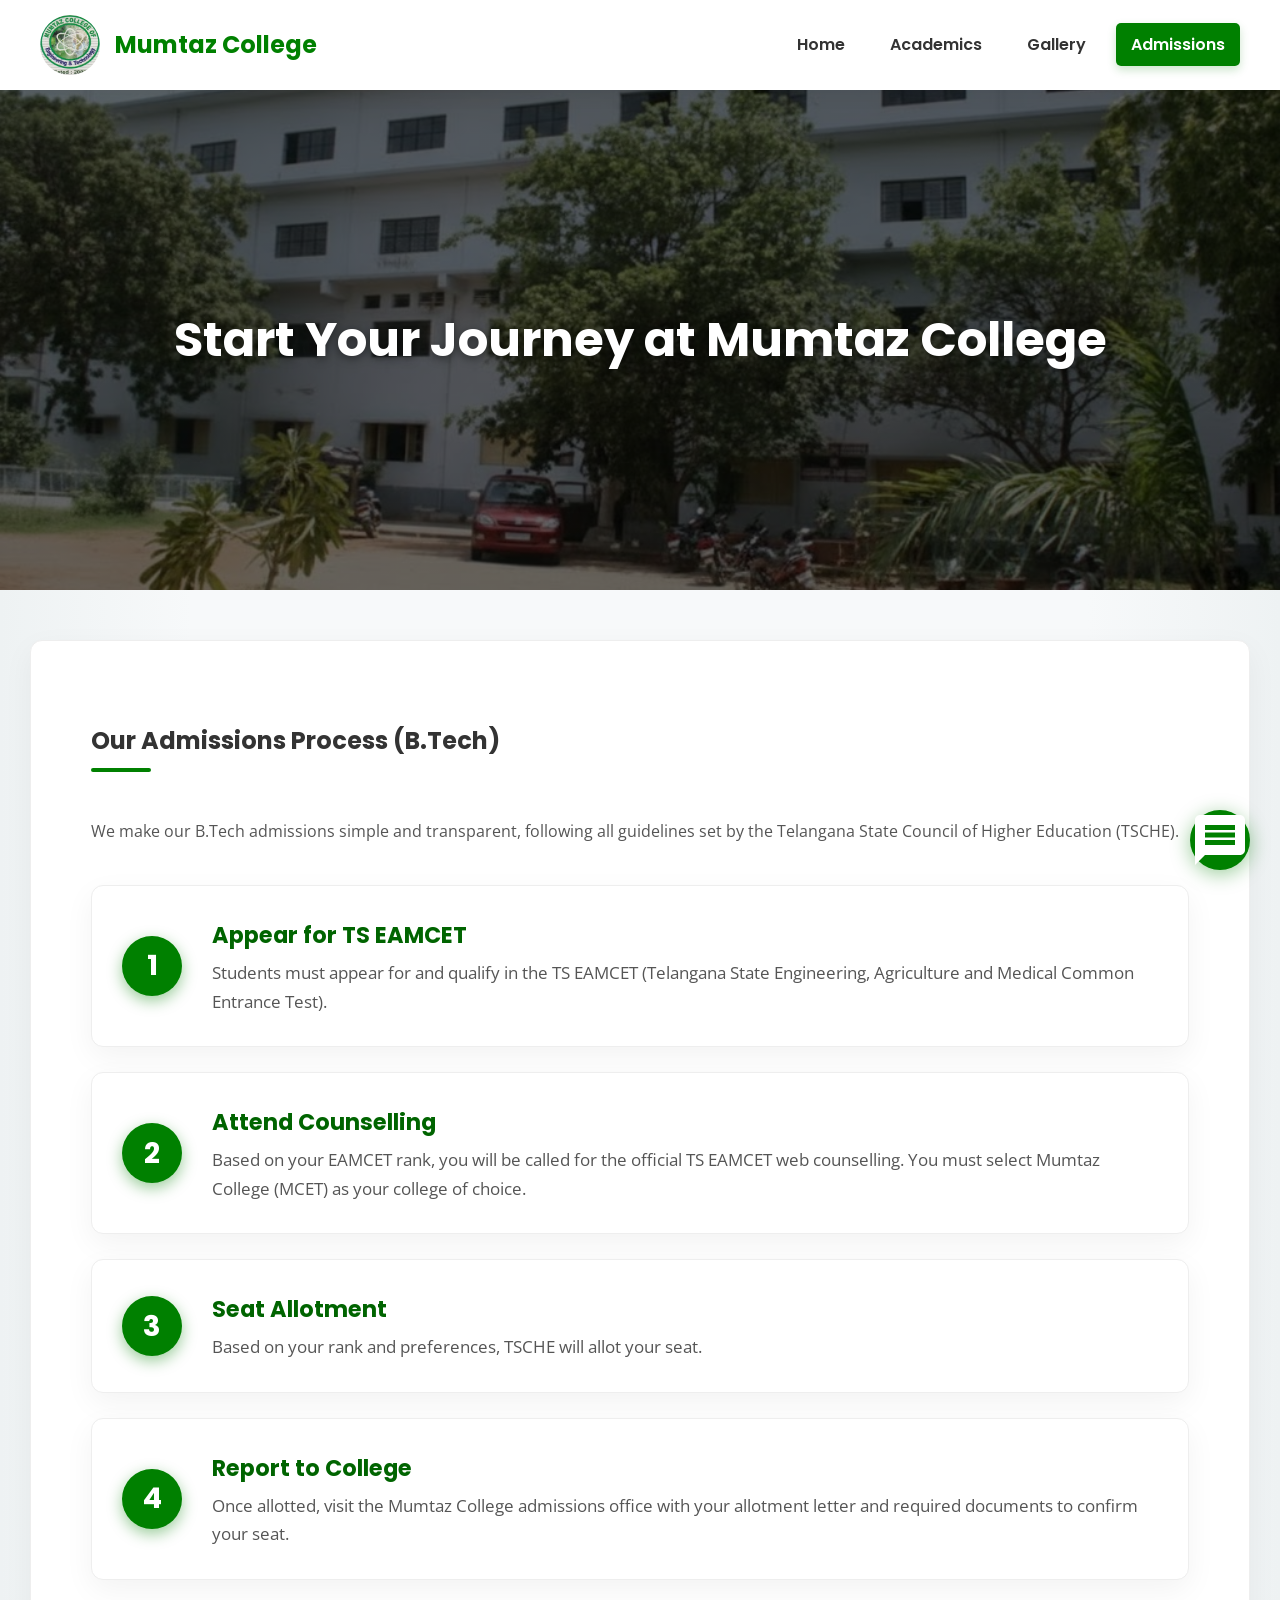
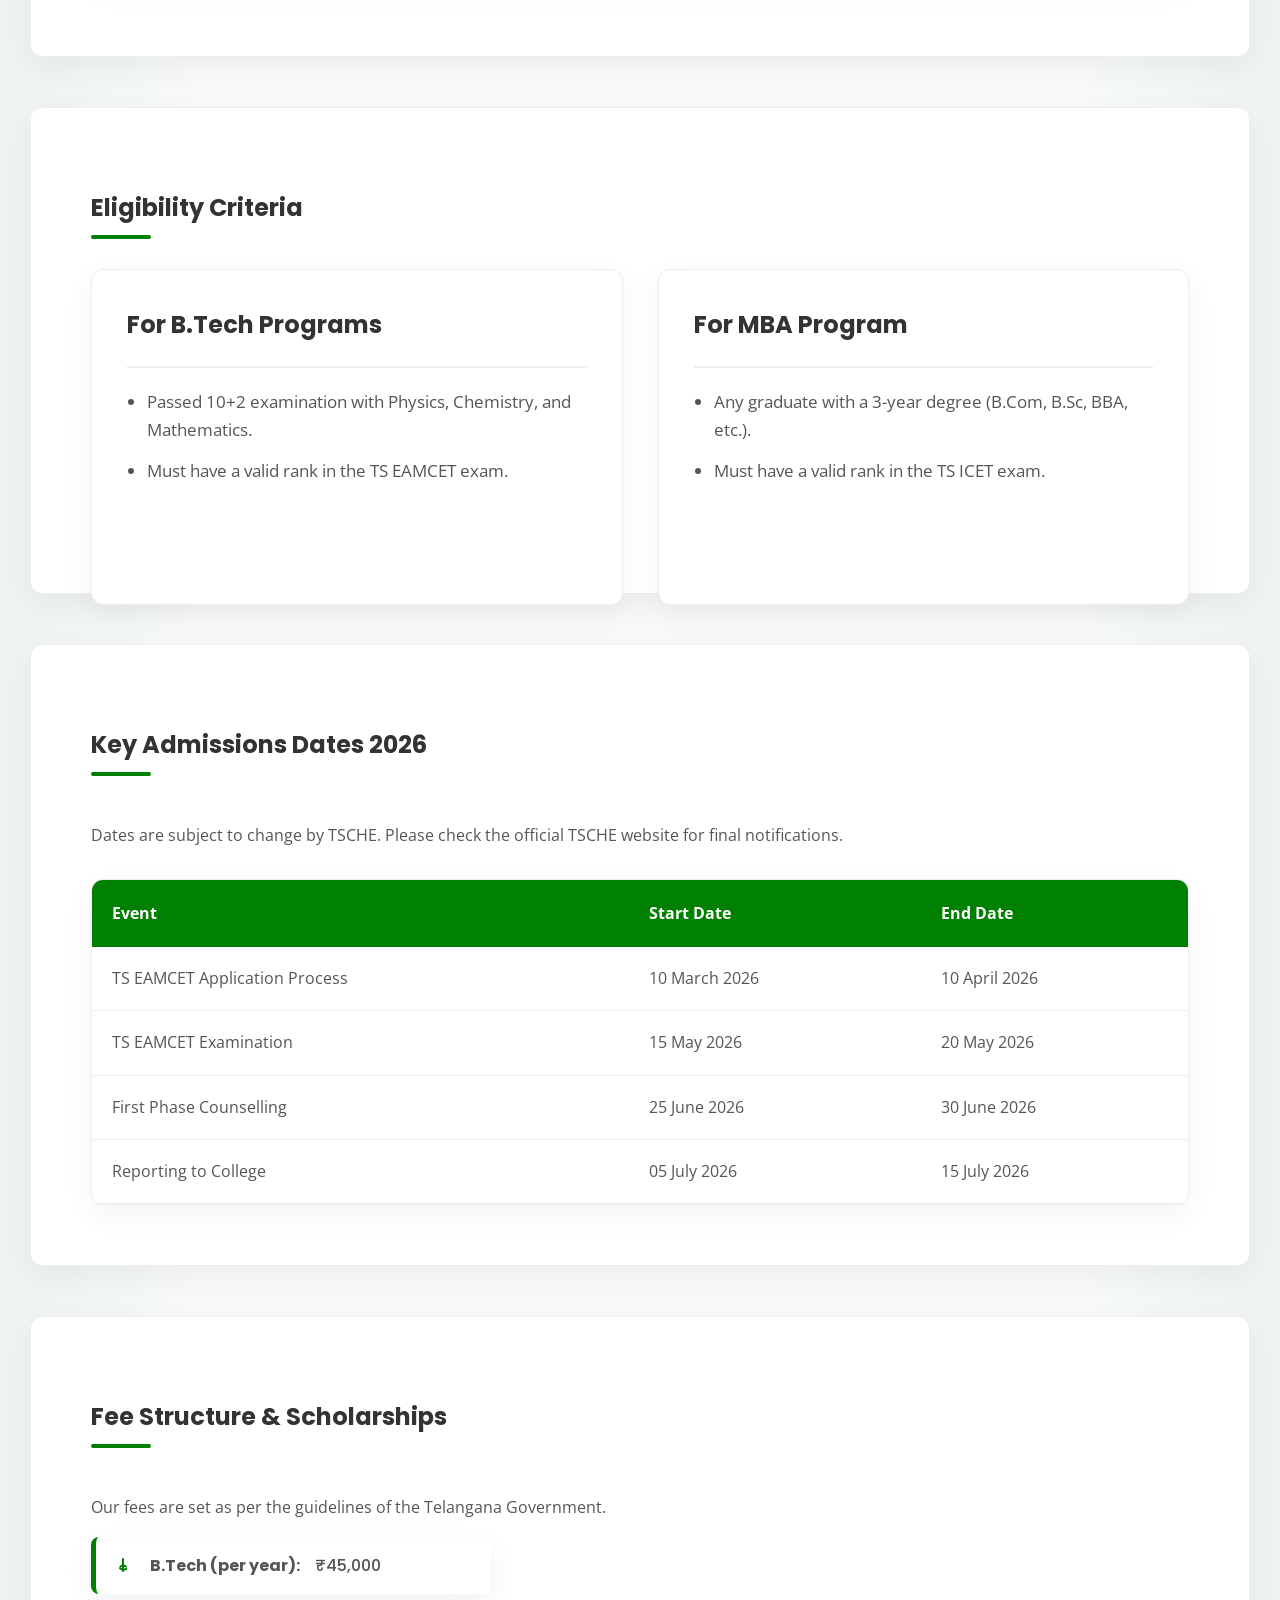
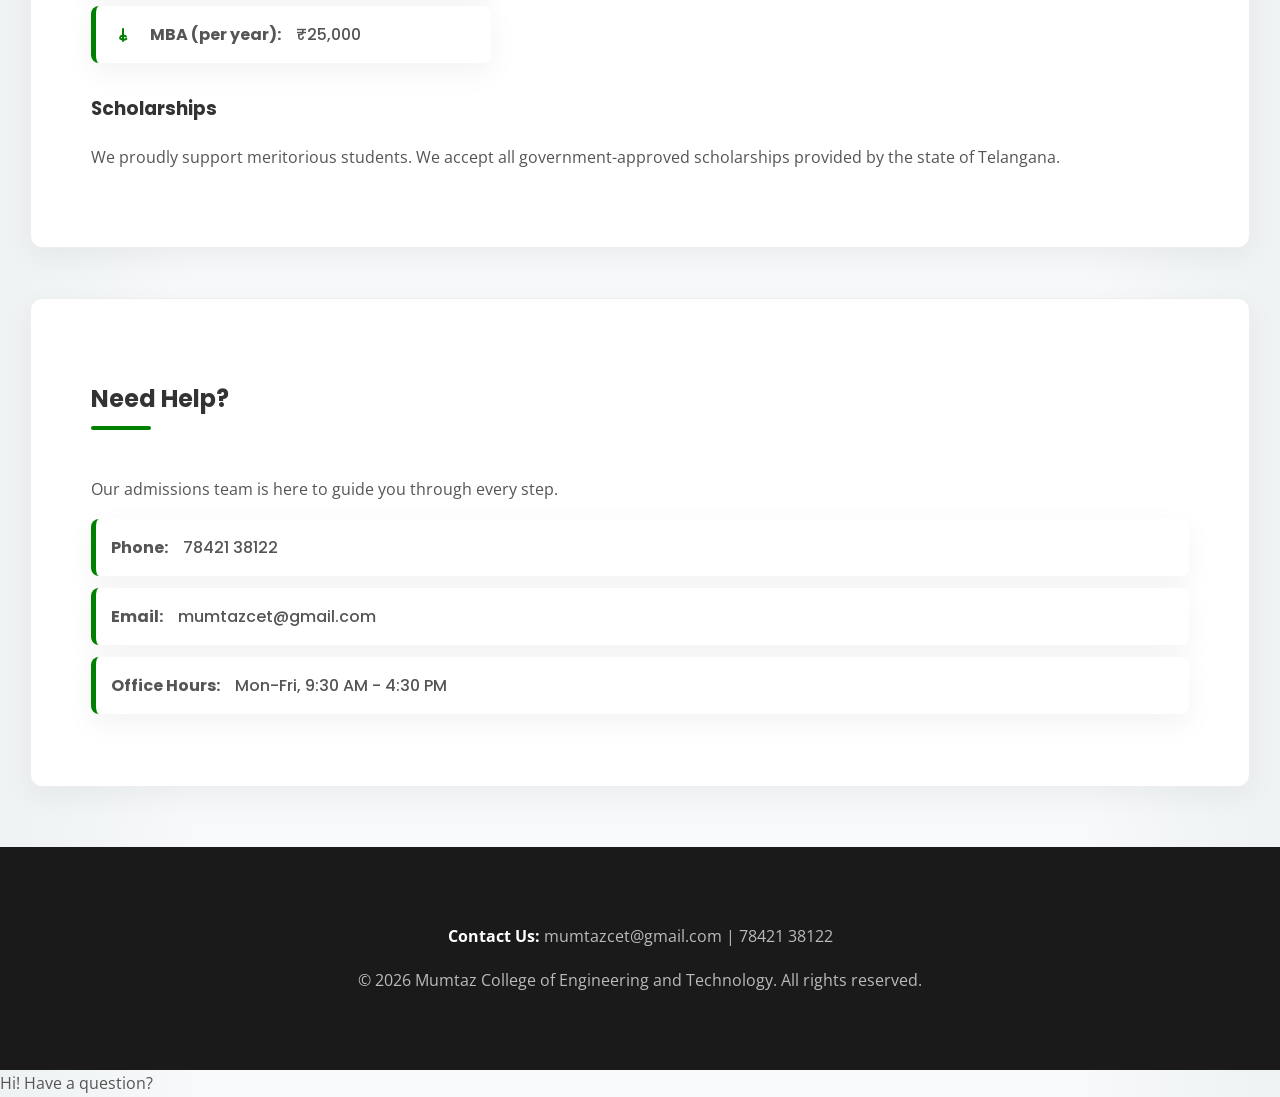
<file: admissions.html>
<!DOCTYPE html>
<html lang="en">
<head>
    <meta charset="UTF-8" />
    <meta name="viewport" content="width=device-width, initial-scale=1.0" />
    <title>Admissions | Mumtaz College</title>
    <link rel="stylesheet" href="style.css" />
    <link rel="preconnect" href="https://fonts.googleapis.com">
    <link rel="preconnect" href="https://fonts.gstatic.com" crossorigin>
    <link href="https://fonts.googleapis.com/css2?family=Open+Sans:wght@400;600&family=Poppins:wght@600;700&display=swap" rel="stylesheet">
</head>
<body>

    <header>
        <a href="index.html" class="logo-container">
            <img src="college.webp" alt="Mumtaz College Logo" class="header-logo" />
            <h1>Mumtaz College</h1>
        </a>
        <nav>
            <ul>
                <li><a href="index.html">Home</a></li>
                <li><a href="courses.html">Academics</a></li> 
                <li><a href="gallery.html">Gallery</a></li>
                <li><a href="admissions.html" class="active">Admissions</a></li>
            </ul>
        </nav>
    </header>
    
    <div class="course-hero" style="background-image: linear-gradient(rgba(0, 0, 0, 0.6), rgba(0, 0, 0, 0.6)), url('college-building.jpg');">
        <h1>Start Your Journey at Mumtaz College</h1>
    </div>

    <main class="course-content-container">

        <section class="content-section">
            <h2>Our Admissions Process (B.Tech)</h2>
            <p>We make our B.Tech admissions simple and transparent, following all guidelines set by the Telangana State Council of Higher Education (TSCHE).</p>
            
            <ol class="process-steps">
                <li class="step">
                    <div class="step-number">1</div>
                    <div class="step-text">
                        <h3>Appear for TS EAMCET</h3>
                        <p>Students must appear for and qualify in the TS EAMCET (Telangana State Engineering, Agriculture and Medical Common Entrance Test).</p>
                    </div>
                </li>
                <li class="step">
                    <div class="step-number">2</div>
                    <div class="step-text">
                        <h3>Attend Counselling</h3>
                        <p>Based on your EAMCET rank, you will be called for the official TS EAMCET web counselling. You must select Mumtaz College (MCET) as your college of choice.</p>
                    </div>
                </li>
                <li class="step">
                    <div class="step-number">3</div>
                    <div class="step-text">
                        <h3>Seat Allotment</h3>
                        <p>Based on your rank and preferences, TSCHE will allot your seat.</p>
                    </div>
                </li>
                <li class="step">
                    <div class="step-number">4</div>
                    <div class="step-text">
                        <h3>Report to College</h3>
                        <p>Once allotted, visit the Mumtaz College admissions office with your allotment letter and required documents to confirm your seat.</p>
                    </div>
                </li>
            </ol>
        </section>

        <section class="content-section">
            <h2>Eligibility Criteria</h2>
            <div class="eligibility-grid">
                <div class="eligibility-box">
                    <h3>For B.Tech Programs</h3>
                    <ul>
                        <li>Passed 10+2 examination with Physics, Chemistry, and Mathematics.</li>
                        <li>Must have a valid rank in the TS EAMCET exam.</li>
                    </ul>
                </div>
                <div class="eligibility-box">
                    <h3>For MBA Program</h3>
                    <ul>
                        <li>Any graduate with a 3-year degree (B.Com, B.Sc, BBA, etc.).</li>
                        <li>Must have a valid rank in the TS ICET exam.</li>
                    </ul>
                </div>
            </div>
        </section>

        <section class="content-section">
            <h2>Key Admissions Dates 2026</h2>
            <p>Dates are subject to change by TSCHE. Please check the official TSCHE website for final notifications.</p>
            <table class="dates-table">
                <thead>
                    <tr>
                        <th>Event</th>
                        <th>Start Date</th>
                        <th>End Date</th>
                    </tr>
                </thead>
                <tbody>
                    <tr>
                        <td>TS EAMCET Application Process</td>
                        <td>10 March 2026</td>
                        <td>10 April 2026</td>
                    </tr>
                    <tr>
                        <td>TS EAMCET Examination</td>
                        <td>15 May 2026</td>
                        <td>20 May 2026</td>
                    </tr>
                    <tr>
                        <td>First Phase Counselling</td>
                        <td>25 June 2026</td>
                        <td>30 June 2026</td>
                    </tr>
                    <tr>
                        <td>Reporting to College</td>
                        <td>05 July 2026</td>
                        <td>15 July 2026</td>
                    </tr>
                </tbody>
            </table>
        </section>

        <section class="content-section">
            <h2>Fee Structure & Scholarships</h2>
            <p>Our fees are set as per the guidelines of the Telangana Government.</p>
            <ul class="key-info-list" style="max-width: 400px;">
                <li>
                    <svg xmlns="http://www.w3.org/2000/svg" fill="none" viewBox="0 0 24 24" stroke-width="2" stroke="currentColor" width="24" height="24"><path stroke-linecap="round" stroke-linejoin="round" d="M12 6v12m-3-2.818l.879.659c1.546 1.03 3.954 1.03 5.5 0M15 13.5c-1.546-1.03-3.954-1.03-5.5 0" /></svg>
                    <strong>B.Tech (per year):</strong> ₹45,000
                </li>
                <li>
                    <svg xmlns="http://www.w3.org/2000/svg" fill="none" viewBox="0 0 24 24" stroke-width="2" stroke="currentColor" width="24" height="24"><path stroke-linecap="round" stroke-linejoin="round" d="M12 6v12m-3-2.818l.879.659c1.546 1.03 3.954 1.03 5.5 0M15 13.5c-1.546-1.03-3.954-1.03-5.5 0" /></svg>
                    <strong>MBA (per year):</strong> ₹25,000
                </li>
            </ul>
            <h3 style="margin-top: 30px;">Scholarships</h3>
            <p>We proudly support meritorious students. We accept all government-approved scholarships provided by the state of Telangana.</p>
        </section>

        <section class="content-section contact-box">
            <h2>Need Help?</h2>
            <p>Our admissions team is here to guide you through every step.</p>
            <ul class="key-info-list" style="background:none; box-shadow:none;">
                <li><strong>Phone:</strong> 78421 38122</li>
                <li><strong>Email:</strong> mumtazcet@gmail.com</li>
                <li><strong>Office Hours:</strong> Mon-Fri, 9:30 AM - 4:30 PM</li>
            </ul>
        </section>

    </main>

    <footer>
        <p><strong>Contact Us:</strong> mumtazcet@gmail.com | 78421 38122</p>
        <p>&copy; 2026 Mumtaz College of Engineering and Technology. All rights reserved.</p>
    </footer>

    <div id="chat-bubble">
        <svg xmlns="http://www.w3.org/2000/svg" viewBox="0 0 24 24" fill="white"><path d="M20 2H4c-1.1 0-2 .9-2 2v18l4-4h14c1.1 0 2-.9 2-2V4c0-1.1-.9-2-2-2zm-2 12H6v-2h12v2zm0-3H6V9h12v2zm0-3H6V6h12v2z"/></svg>
    </div>
    <div id="chat-welcome-bubble">Hi! Have a question?</div>
    <div id="chat-window">
        <div class="chat-header">
            <div class="chat-avatar"></div>
            <div class="chat-header-text"><h3>MCET Buddy</h3><p>Online | Here to help!</p></div>
            <button id="close-chat" >&times;</button>
        </div>
        <div id="chat-body"></div>
        <div class="quick-options">
            <button data-question="admission">Admissions</button>
            <button data-question="courses">Courses</button>
            <button data-question="eligibility">Eligibility</button>
            <button data-question="fees">Fees</button>
            <button data-question="contact">Contact</button>
        </div>
        <div class="chat-footer">
            <input type="text" id="chat-input" placeholder="Ask a question..." />
            <button id="send-btn"><svg xmlns="http://www.w3.org/2000/svg" viewBox="0 0 24 24" fill="white" width="24px" height="24px"><path d="M2.01 21L23 12 2.01 3 2 10l15 2-15 2z"/></svg></button>
        </div>
    </div>
    
    <script src="script.js"></script>
</body>
</html>
</file>
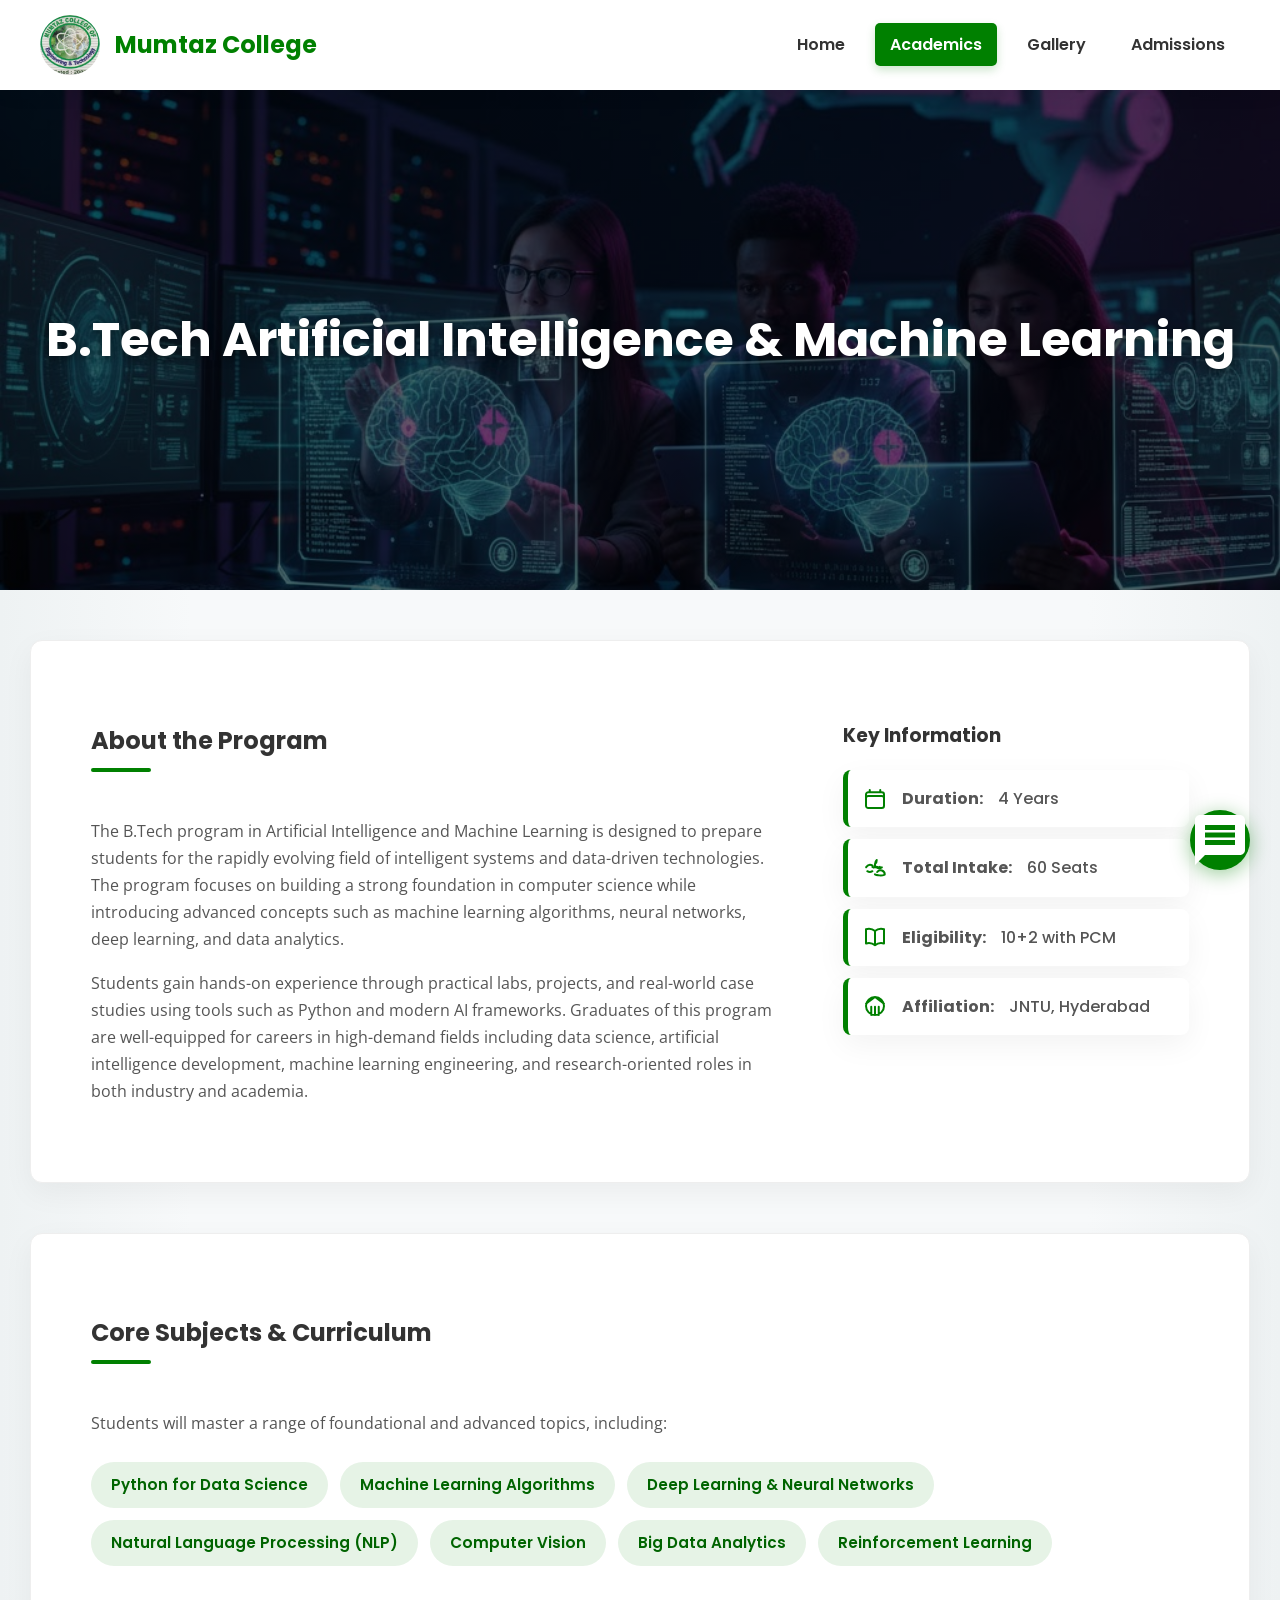
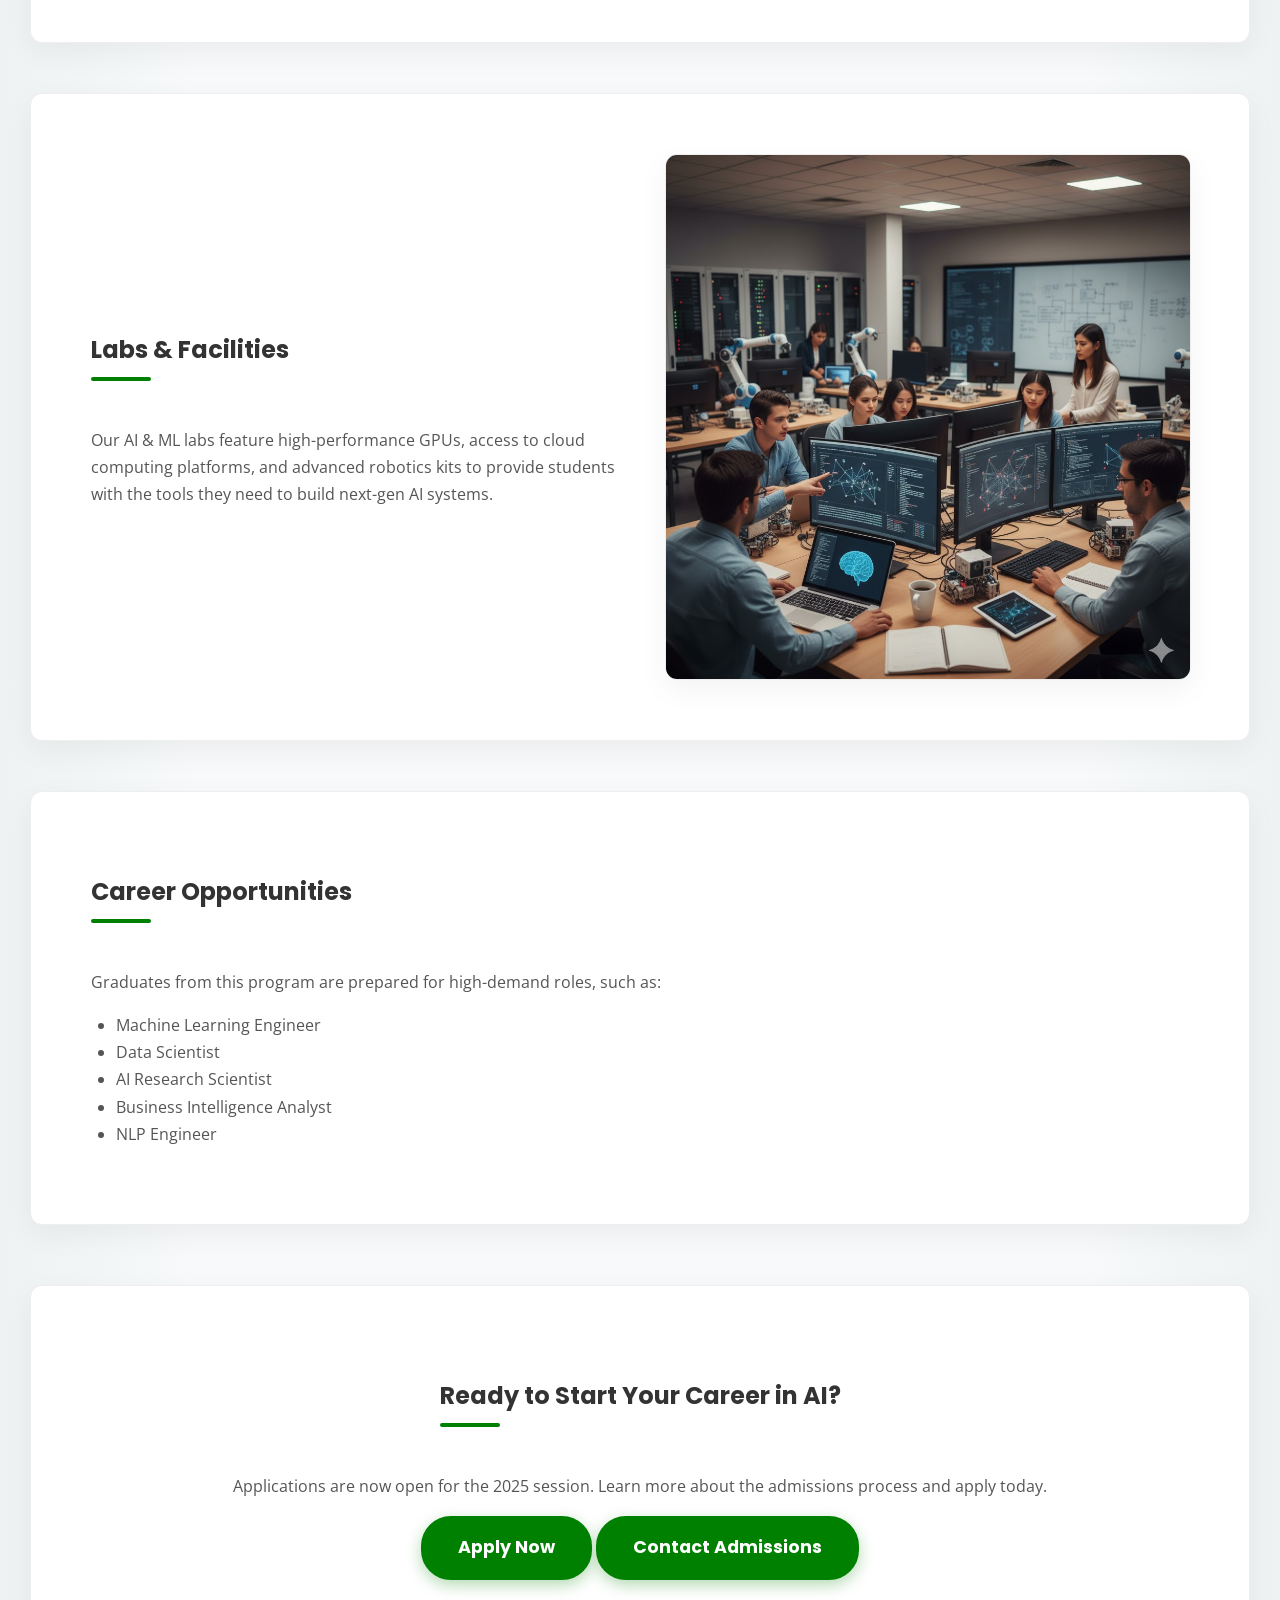
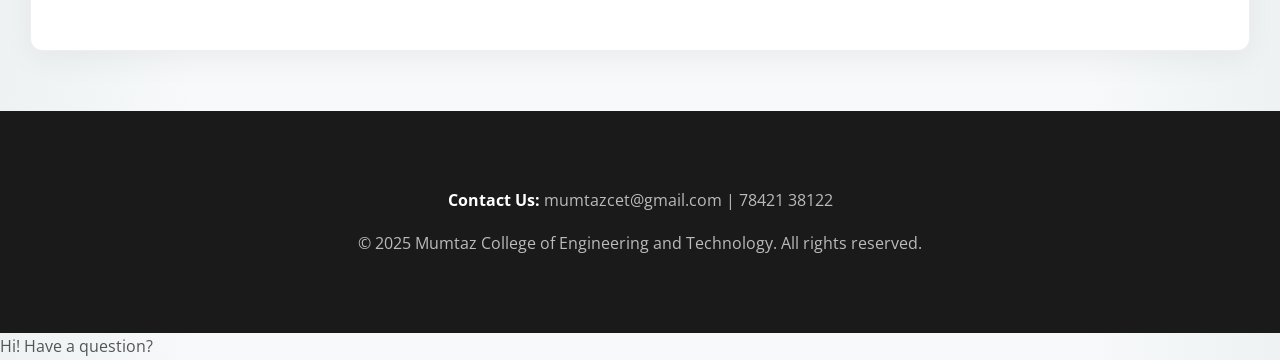
<file: ai-ml.html>
<!DOCTYPE html>
<html lang="en">
<head>
    <meta charset="UTF-8" />
    <meta name="viewport" content="width=device-width, initial-scale=1.0" />
    <title>B.Tech AI & ML | Mumtaz College</title>
    <link rel="stylesheet" href="style.css" />
    <link rel="preconnect" href="https://fonts.googleapis.com">
    <link rel="preconnect" href="https://fonts.gstatic.com" crossorigin>
    <link href="https://fonts.googleapis.com/css2?family=Open+Sans:wght@400;600&family=Poppins:wght@600;700&display=swap" rel="stylesheet">
</head>
<body>

    <header>
        <a href="index.html" class="logo-container">
            <img src="college.webp" alt="Mumtaz College Logo" class="header-logo" />
            <h1>Mumtaz College</h1>
        </a>
        <nav>
            <ul>
                <li><a href="index.html">Home</a></li>
                <li><a href="courses.html" class="active">Academics</a></li> 
                <li><a href="gallery.html">Gallery</a></li>
                <li><a href="admissions.html">Admissions</a></li>
            </ul>
        </nav>
    </header>
    
    <div class="course-hero" style="background-image: linear-gradient(rgba(0, 0, 0, 0.6), rgba(0, 0, 0, 0.6)), url('hero-ai.jpg');">
        <h1>B.Tech Artificial Intelligence & Machine Learning</h1>
    </div>

    <main class="course-content-container">

        <section class="content-section course-about">
            <div class="course-about-text">
                <h2>About the Program</h2>
                <p>
                    The B.Tech program in Artificial Intelligence and Machine Learning is designed to prepare students
                    for the rapidly evolving field of intelligent systems and data-driven technologies. The program
                    focuses on building a strong foundation in computer science while introducing advanced concepts
                    such as machine learning algorithms, neural networks, deep learning, and data analytics.
                </p>
                <p>
                    Students gain hands-on experience through practical labs, projects, and real-world case studies
                    using tools such as Python and modern AI frameworks. Graduates of this program are well-equipped
                    for careers in high-demand fields including data science, artificial intelligence development,
                    machine learning engineering, and research-oriented roles in both industry and academia.
                </p>
            </div>
            <div class="course-about-info">
                <h3>Key Information</h3>
                <ul class="key-info-list">
                    <li>
                        <svg xmlns="http://www.w3.org/2000/svg" fill="none" viewBox="0 0 24 24" stroke-width="2" stroke="currentColor"><path stroke-linecap="round" stroke-linejoin="round" d="M6.75 3v2.25M17.25 3v2.25M3 18.75V7.5a2.25 2.25 0 012.25-2.25h13.5A2.25 2.25 0 0121 7.5v11.25m-18 0A2.25 2.25 0 005.25 21h13.5A2.25 2.25 0 0021 18.75m-18 0v-7.5A2.25 2.25 0 015.25 9h13.5A2.25 2.25 0 0121 11.25v7.5" /></svg>
                        <strong>Duration:</strong> 4 Years
                    </li>
                    <li>
                        <svg xmlns="http://www.w3.org/2000/svg" fill="none" viewBox="0 0 24 24" stroke-width="2" stroke="currentColor"><path stroke-linecap="round" stroke-linejoin="round" d="M15 19.128a9.38 9.38 0 002.625.372 9.337 9.337 0 004.121-.952 4.125 4.125 0 00-7.533-2.493M15 19.128v-.001M15 19.128c-1.11 0-2.164-.31-3.071-.85M12 8v3M3.13 11.25c.062-.12.122-.236.184-.349a4.896 4.896 0 016.34-1.28m-.31 1.28c.39.193.754.42 1.09.683a4.898 4.898 0 015.353 0c.337-.263.7-.49 1.09-.683m-5.353 0c.62.31 1.29.49 2.008.49a4.898 4.898 0 005.353 0m-5.353 0c-.718 0-1.388-.18-2.008-.49m-2.1 4.303a4.87 4.87 0 01-5.142 0M12 8c0-1.554.67-2.98 1.732-3.996A4.87 4.87 0 0112 8z" /></svg>
                        <strong>Total Intake:</strong> 60 Seats
                    </li>
                    <li>
                        <svg xmlns="http://www.w3.org/2000/svg" fill="none" viewBox="0 0 24 24" stroke-width="2" stroke="currentColor"><path stroke-linecap="round" stroke-linejoin="round" d="M12 6.042A8.967 8.967 0 006 3.75c-1.052 0-2.062.18-3 .512v14.25A8.987 8.987 0 016 18c2.305 0 4.408.867 6 2.292m0-14.25a8.966 8.966 0 016-2.292c1.052 0 2.062.18 3 .512v14.25A8.987 8.987 0 0018 18a8.967 8.967 0 00-6 2.292m0-14.25v14.25" /></svg>
                        <strong>Eligibility:</strong> 10+2 with PCM
                    </li>
                    <li>
                        <svg xmlns="http://www.w3.org/2000/svg" fill="none" viewBox="0 0 24 24" stroke-width="2" stroke="currentColor"><path stroke-linecap="round" stroke-linejoin="round" d="M12 21v-8.25M15.75 21v-8.25M8.25 21v-8.25M3 9.75l9-6.75 9 6.75M21 12a9 9 0 11-18 0 9 9 0 0118 0z" /></svg>
                        <strong>Affiliation:</strong> JNTU, Hyderabad
                    </li>
                </ul>
            </div>
        </section>

        <section class="content-section">
            <h2>Core Subjects & Curriculum</h2>
            <p>Students will master a range of foundational and advanced topics, including:</p>
            <ul class="curriculum-list">
                <li>Python for Data Science</li>
                <li>Machine Learning Algorithms</li>
                <li>Deep Learning & Neural Networks</li>
                <li>Natural Language Processing (NLP)</li>
                <li>Computer Vision</li>
                <li>Big Data Analytics</li>
                <li>Reinforcement Learning</li>
            </ul>
        </section>

        <section class="content-section labs-section">
            <div class="labs-text">
                <h2>Labs & Facilities</h2>
                <p>
                    Our AI & ML labs feature high-performance GPUs, access to cloud computing platforms, and advanced robotics kits to provide students with the tools they need to build next-gen AI systems.
                </p>
            </div>
            <div class="labs-gallery">
                <img src="lab-ai-1.jpg" alt="AI Lab Photo 1">
            </div>
        </section>

        <section class="content-section">
            <h2>Career Opportunities</h2>
            <p>Graduates from this program are prepared for high-demand roles, such as:</p>
            <ul class="career-list" style="list-style: disc; padding-left: 25px;">
                <li>Machine Learning Engineer</li>
                <li>Data Scientist</li>
                <li>AI Research Scientist</li>
                <li>Business Intelligence Analyst</li>
                <li>NLP Engineer</li>
            </ul>
        </section>

        <section class="cta-section">
            <h2>Ready to Start Your Career in AI?</h2>
            <p>Applications are now open for the 2025 session. Learn more about the admissions process and apply today.</p>
            <a href="admissions.html" class="cta-button">Apply Now</a>
            <a href="admissions.html#contact" class="cta-button ghost">Contact Admissions</a>
        </section>

    </main>

    <footer>
        <p><strong>Contact Us:</strong> mumtazcet@gmail.com | 78421 38122</p>
        <p>&copy; 2025 Mumtaz College of Engineering and Technology. All rights reserved.</p>
    </footer>

    <div id="chat-bubble">
        <svg xmlns="http://www.w3.org/2000/svg" viewBox="0 0 24 24" fill="white"><path d="M20 2H4c-1.1 0-2 .9-2 2v18l4-4h14c1.1 0 2-.9 2-2V4c0-1.1-.9-2-2-2zm-2 12H6v-2h12v2zm0-3H6V9h12v2zm0-3H6V6h12v2z"/></svg>
    </div>
    <div id="chat-welcome-bubble">Hi! Have a question?</div>
    <div id="chat-window">
        <div class="chat-header">
            <div class="chat-avatar"></div>
            <div class="chat-header-text"><h3>MCET Buddy</h3><p>Online | Here to help!</p></div>
            <button id="close-chat" >&times;</button>
        </div>
        <div id="chat-body"></div>
        <div class="quick-options">
            <button data-question="admission">Admissions</button>
            <button data-question="courses">Courses</button>
            <button data-question="eligibility">Eligibility</button>
            <button data-question="fees">Fees</button>
            <button data-question="contact">Contact</button>
        </div>
        <div class="chat-footer">
            <input type="text" id="chat-input" placeholder="Ask a question..." />
            <button id="send-btn"><svg xmlns="http://www.w3.org/2000/svg" viewBox="0 0 24 24" fill="white" width="24px" height="24px"><path d="M2.01 21L23 12 2.01 3 2 10l15 2-15 2z"/></svg></button>
        </div>
    </div>
    
    <script src="script.js"></script>
</body>
</html>
</file>
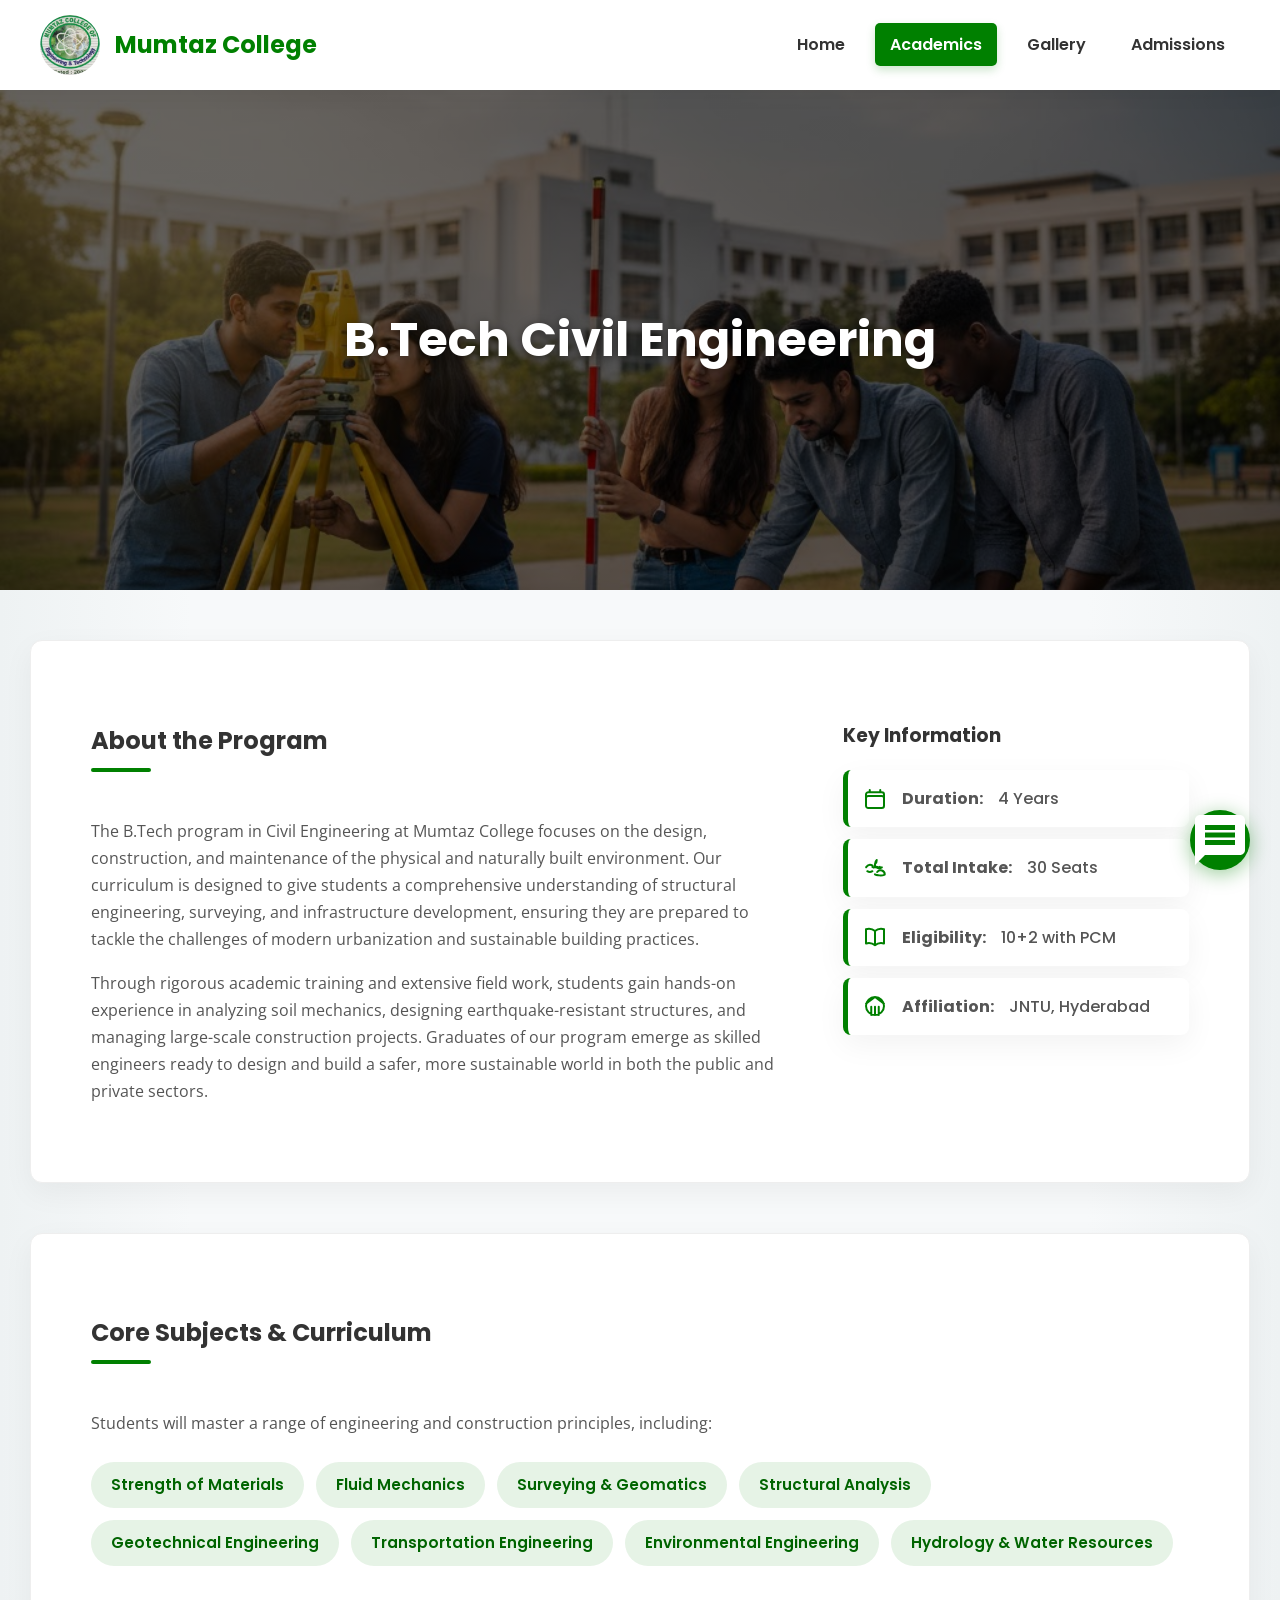
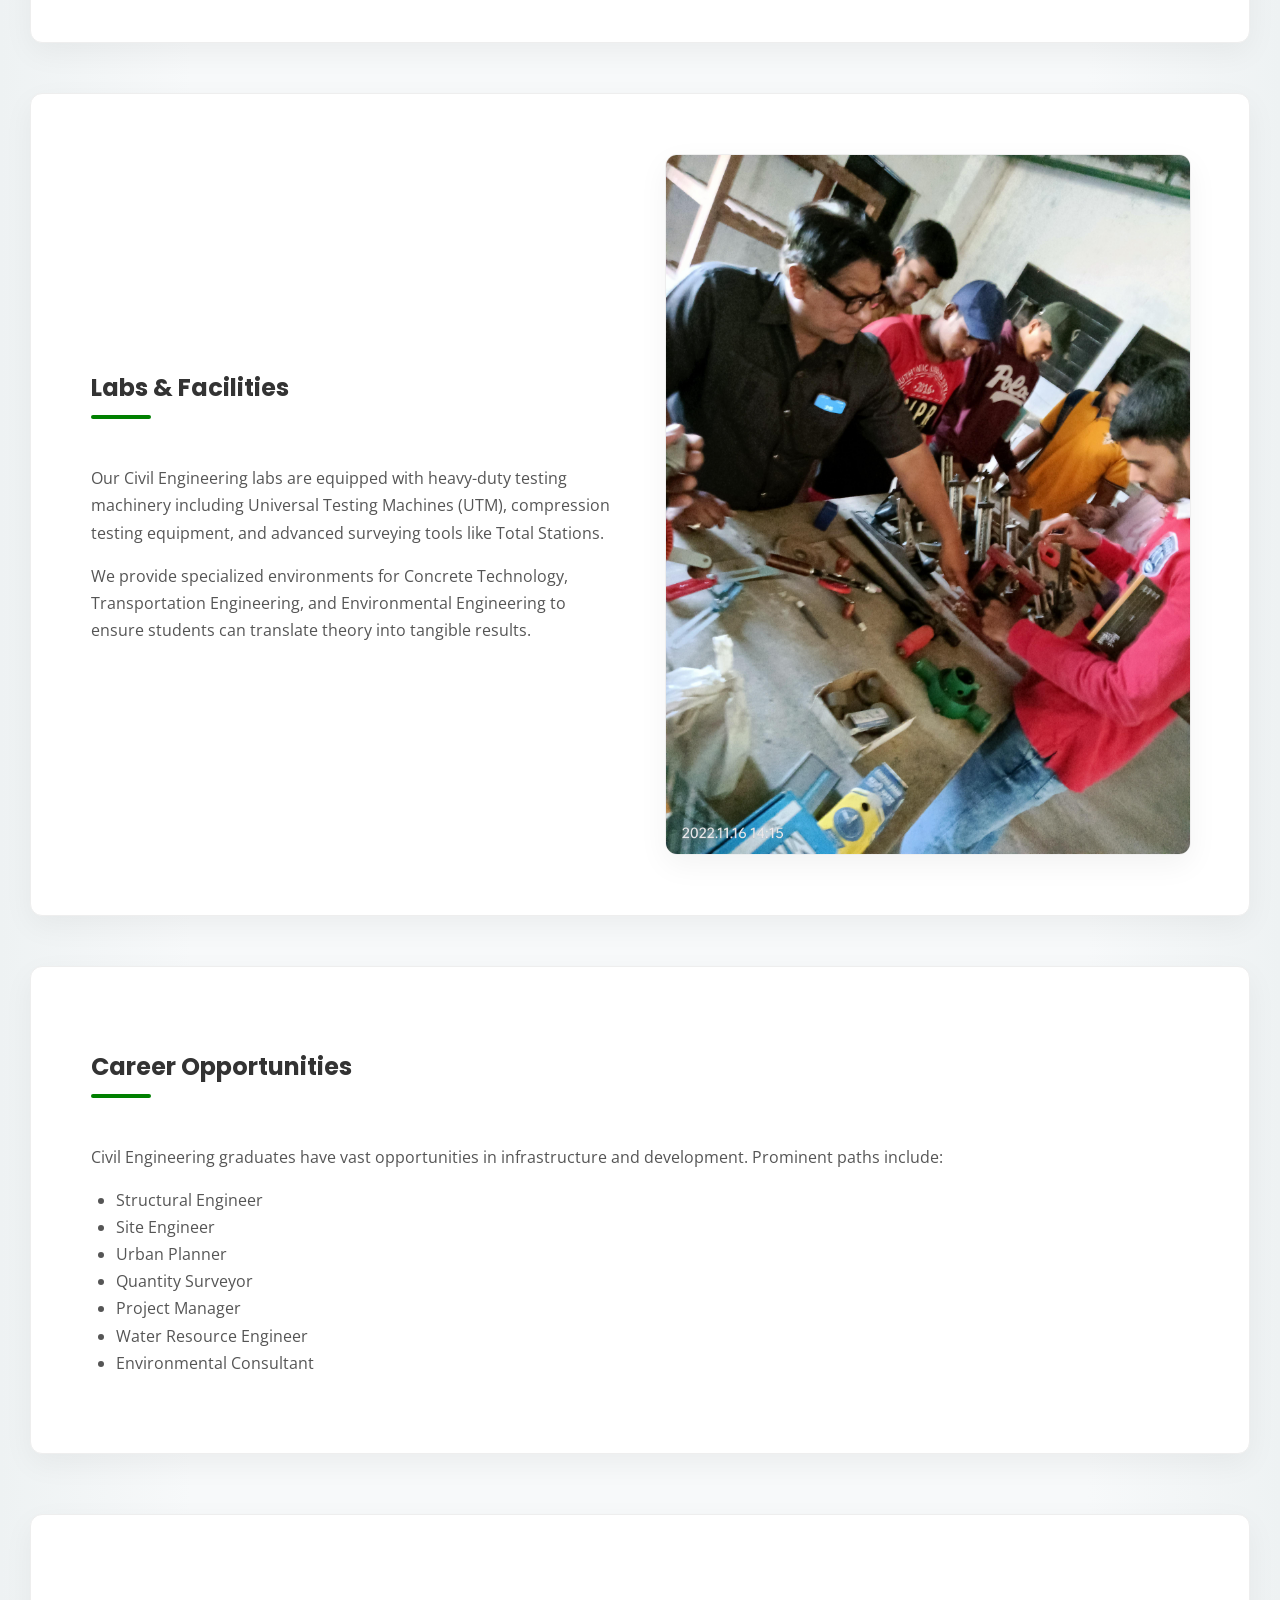
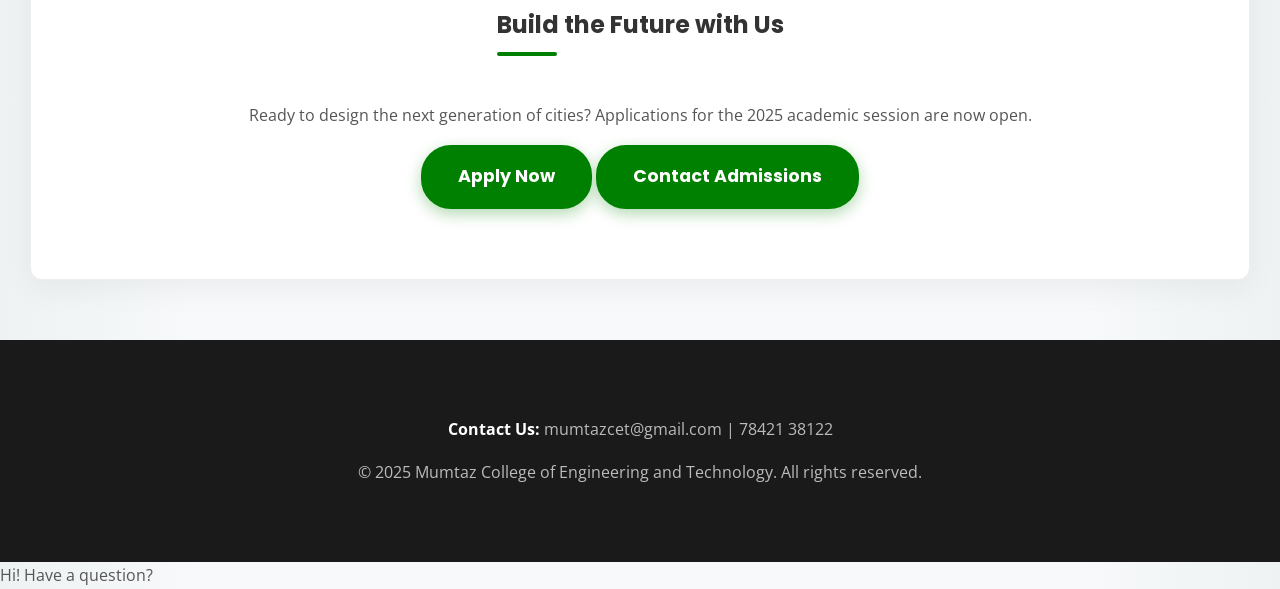
<file: civil.html>
<!DOCTYPE html>
<html lang="en">
<head>
    <meta charset="UTF-8" />
    <meta name="viewport" content="width=device-width, initial-scale=1.0" />
    <title>B.Tech Civil Engineering | Mumtaz College</title>
    <link rel="stylesheet" href="style.css" />
    <link rel="preconnect" href="https://fonts.googleapis.com">
    <link rel="preconnect" href="https://fonts.gstatic.com" crossorigin>
    <link href="https://fonts.googleapis.com/css2?family=Open+Sans:wght@400;600&family=Poppins:wght@600;700&display=swap" rel="stylesheet">
</head>
<body>

    <header>
        <a href="index.html" class="logo-container">
            <img src="college.webp" alt="Mumtaz College Logo" class="header-logo" />
            <h1>Mumtaz College</h1>
        </a>
        <nav>
            <ul>
                <li><a href="index.html">Home</a></li>
                <li><a href="courses.html" class="active">Academics</a></li> 
                <li><a href="gallery.html">Gallery</a></li>
                <li><a href="admissions.html">Admissions</a></li>
            </ul>
        </nav>
    </header>
    
    <div class="course-hero" style="background-image: linear-gradient(rgba(0, 0, 0, 0.6), rgba(0, 0, 0, 0.6)), url('hero-civil.jpg');">
        <div class="hero-content">
            <h1>B.Tech Civil Engineering</h1>
        </div>
    </div>

    <main class="course-content-container">

        <section class="content-section course-about">
            <div class="course-about-text">
                <h2>About the Program</h2>
                <p>
                    The B.Tech program in Civil Engineering at Mumtaz College focuses on the design, construction, and maintenance of the physical and naturally built environment. Our curriculum is designed to give students a comprehensive understanding of structural engineering, surveying, and infrastructure development, ensuring they are prepared to tackle the challenges of modern urbanization and sustainable building practices.
                </p>
                <p>
                    Through rigorous academic training and extensive field work, students gain hands-on experience in analyzing soil mechanics, designing earthquake-resistant structures, and managing large-scale construction projects. Graduates of our program emerge as skilled engineers ready to design and build a safer, more sustainable world in both the public and private sectors.
                </p>
            </div>
            <div class="course-about-info">
                <h3>Key Information</h3>
                <ul class="key-info-list">
                    <li>
                        <svg xmlns="http://www.w3.org/2000/svg" fill="none" viewBox="0 0 24 24" stroke-width="2" stroke="currentColor"><path stroke-linecap="round" stroke-linejoin="round" d="M6.75 3v2.25M17.25 3v2.25M3 18.75V7.5a2.25 2.25 0 012.25-2.25h13.5A2.25 2.25 0 0121 7.5v11.25m-18 0A2.25 2.25 0 005.25 21h13.5A2.25 2.25 0 0021 18.75m-18 0v-7.5A2.25 2.25 0 015.25 9h13.5A2.25 2.25 0 0121 11.25v7.5" /></svg>
                        <strong>Duration:</strong> 4 Years
                    </li>
                    <li>
                        <svg xmlns="http://www.w3.org/2000/svg" fill="none" viewBox="0 0 24 24" stroke-width="2" stroke="currentColor"><path stroke-linecap="round" stroke-linejoin="round" d="M15 19.128a9.38 9.38 0 002.625.372 9.337 9.337 0 004.121-.952 4.125 4.125 0 00-7.533-2.493M15 19.128v-.001M15 19.128c-1.11 0-2.164-.31-3.071-.85M12 8v3M3.13 11.25c.062-.12.122-.236.184-.349a4.896 4.896 0 016.34-1.28m-.31 1.28c.39.193.754.42 1.09.683a4.898 4.898 0 015.353 0c.337-.263.7-.49 1.09-.683m-5.353 0c.62.31 1.29.49 2.008.49a4.898 4.898 0 005.353 0m-5.353 0c-.718 0-1.388-.18-2.008-.49m-2.1 4.303a4.87 4.87 0 01-5.142 0M12 8c0-1.554.67-2.98 1.732-3.996A4.87 4.87 0 0112 8z" /></svg>
                        <strong>Total Intake:</strong> 30 Seats
                    </li>
                    <li>
                        <svg xmlns="http://www.w3.org/2000/svg" fill="none" viewBox="0 0 24 24" stroke-width="2" stroke="currentColor"><path stroke-linecap="round" stroke-linejoin="round" d="M12 6.042A8.967 8.967 0 006 3.75c-1.052 0-2.062.18-3 .512v14.25A8.987 8.987 0 016 18c2.305 0 4.408.867 6 2.292m0-14.25a8.966 8.966 0 016-2.292c1.052 0 2.062.18 3 .512v14.25A8.987 8.987 0 0018 18a8.967 8.967 0 00-6 2.292m0-14.25v14.25" /></svg>
                        <strong>Eligibility:</strong> 10+2 with PCM
                    </li>
                    <li>
                        <svg xmlns="http://www.w3.org/2000/svg" fill="none" viewBox="0 0 24 24" stroke-width="2" stroke="currentColor"><path stroke-linecap="round" stroke-linejoin="round" d="M12 21v-8.25M15.75 21v-8.25M8.25 21v-8.25M3 9.75l9-6.75 9 6.75M21 12a9 9 0 11-18 0 9 9 0 0118 0z" /></svg>
                        <strong>Affiliation:</strong> JNTU, Hyderabad
                    </li>
                </ul>
            </div>
        </section>

        <section class="content-section">
            <h2>Core Subjects & Curriculum</h2>
            <p>Students will master a range of engineering and construction principles, including:</p>
            <ul class="curriculum-list">
                <li>Strength of Materials</li>
                <li>Fluid Mechanics</li>
                <li>Surveying & Geomatics</li>
                <li>Structural Analysis</li>
                <li>Geotechnical Engineering</li>
                <li>Transportation Engineering</li>
                <li>Environmental Engineering</li>
                <li>Hydrology & Water Resources</li>
            </ul>
        </section>

        <section class="content-section labs-section">
            <div class="labs-text">
                <h2>Labs & Facilities</h2>
                <p>
                    Our Civil Engineering labs are equipped with heavy-duty testing machinery including Universal Testing Machines (UTM), compression testing equipment, and advanced surveying tools like Total Stations.
                </p>
                <p>
                    We provide specialized environments for Concrete Technology, Transportation Engineering, and Environmental Engineering to ensure students can translate theory into tangible results.
                </p>
            </div>
            <div class="labs-gallery">
                <img src="lab-civil-1.jpg" alt="Civil Engineering Material Testing Lab">
            </div>
        </section>

        <section class="content-section">
            <h2>Career Opportunities</h2>
            <p>Civil Engineering graduates have vast opportunities in infrastructure and development. Prominent paths include:</p>
            <ul class="career-list" style="list-style: disc; padding-left: 25px;">
                <li>Structural Engineer</li>
                <li>Site Engineer</li>
                <li>Urban Planner</li>
                <li>Quantity Surveyor</li>
                <li>Project Manager</li>
                <li>Water Resource Engineer</li>
                <li>Environmental Consultant</li>
            </ul>
        </section>

        <section class="cta-section">
            <h2>Build the Future with Us</h2>
            <p>Ready to design the next generation of cities? Applications for the 2025 academic session are now open.</p>
            <a href="admissions.html" class="cta-button">Apply Now</a>
            <a href="admissions.html#contact" class="cta-button ghost">Contact Admissions</a>
        </section>

    </main>

    <footer>
        <p><strong>Contact Us:</strong> mumtazcet@gmail.com | 78421 38122</p>
        <p>&copy; 2025 Mumtaz College of Engineering and Technology. All rights reserved.</p>
    </footer>

    <div id="chat-bubble">
        <svg xmlns="http://www.w3.org/2000/svg" viewBox="0 0 24 24" fill="white"><path d="M20 2H4c-1.1 0-2 .9-2 2v18l4-4h14c1.1 0 2-.9 2-2V4c0-1.1-.9-2-2-2zm-2 12H6v-2h12v2zm0-3H6V9h12v2zm0-3H6V6h12v2z"/></svg>
    </div>
    <div id="chat-welcome-bubble">Hi! Have a question?</div>
    <div id="chat-window">
        <div class="chat-header">
            <div class="chat-avatar"></div>
            <div class="chat-header-text"><h3>MCET Buddy</h3><p>Online | Here to help!</p></div>
            <button id="close-chat" >&times;</button>
        </div>
        <div id="chat-body"></div>
        <div class="quick-options">
            <button data-question="admission">Admissions</button>
            <button data-question="courses">Courses</button>
            <button data-question="eligibility">Eligibility</button>
            <button data-question="fees">Fees</button>
            <button data-question="contact">Contact</button>
        </div>
        <div class="chat-footer">
            <input type="text" id="chat-input" placeholder="Ask a question..." />
            <button id="send-btn"><svg xmlns="http://www.w3.org/2000/svg" viewBox="0 0 24 24" fill="white" width="24px" height="24px"><path d="M2.01 21L23 12 2.01 3 2 10l15 2-15 2z"/></svg></button>
        </div>
    </div>
    
    <script src="script.js"></script>
</body>
</html>
</file>
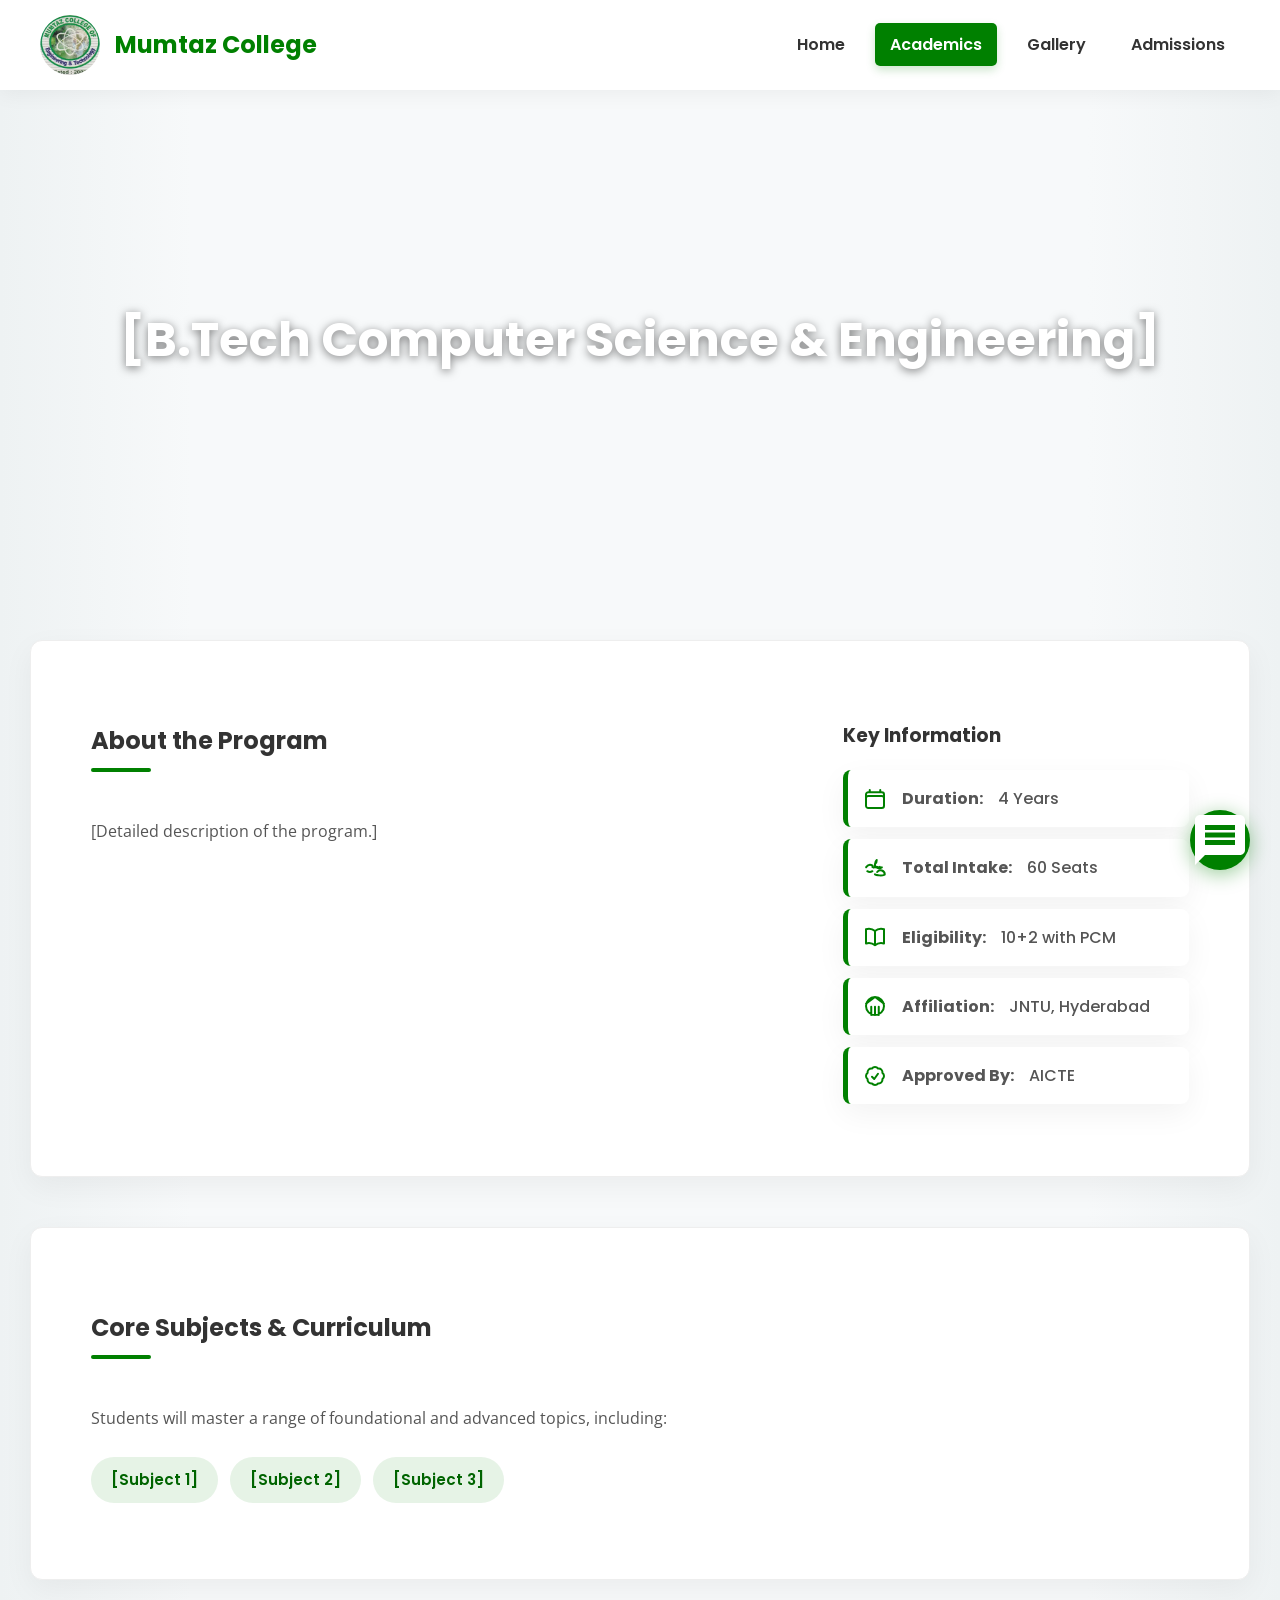
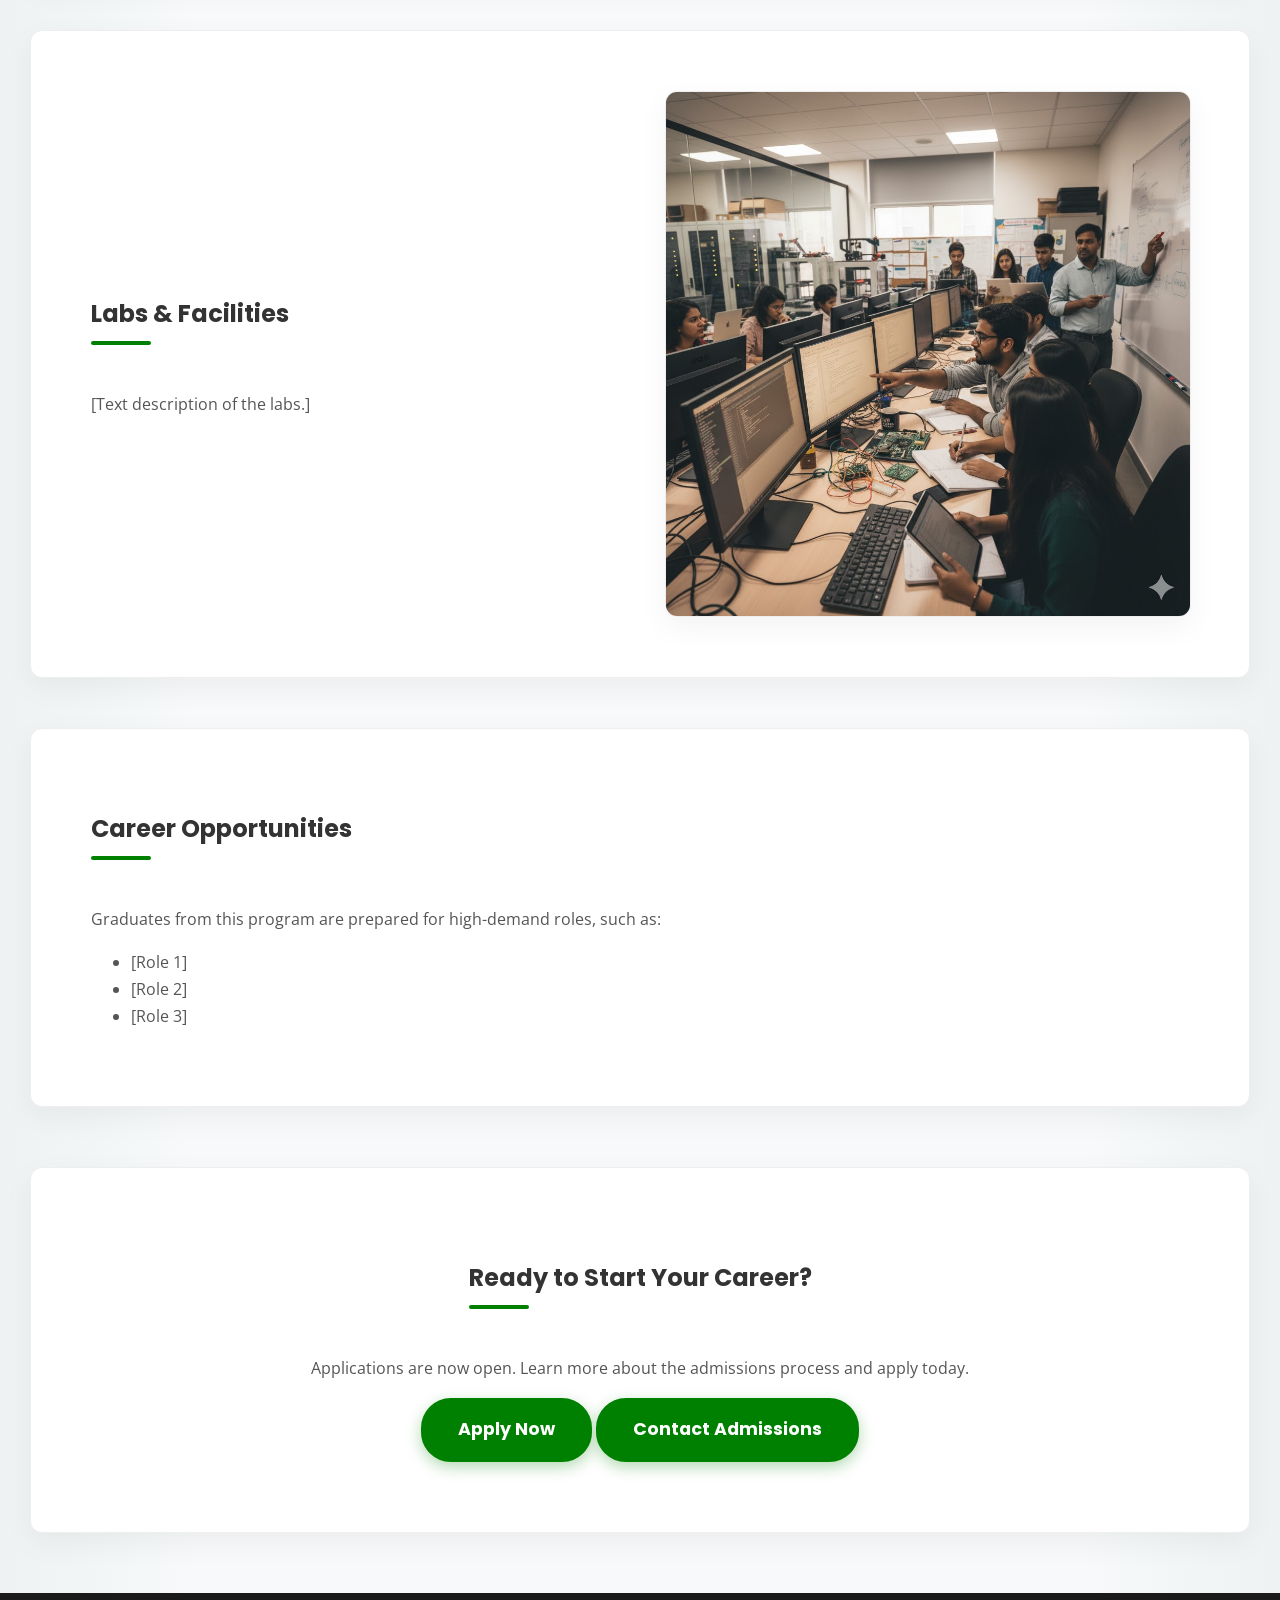
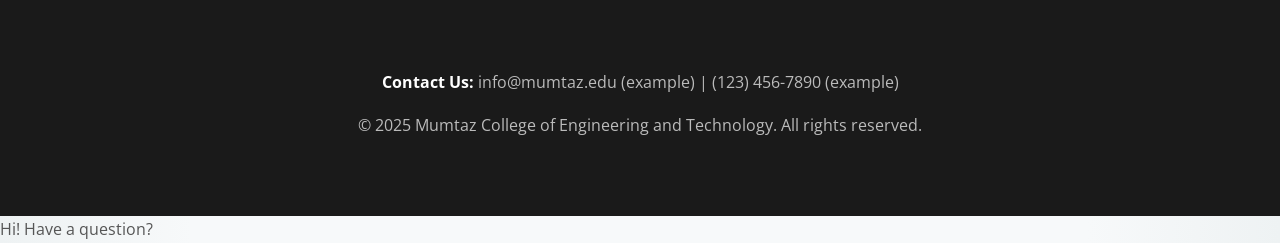
<file: course-template.html>
<!DOCTYPE html>
<html lang="en">
<head>
    <meta charset="UTF-8" />
    <meta name="viewport" content="width=device-width, initial-scale=1.0" />
    <title>[Course Name] | Mumtaz College</title>
    <link rel="stylesheet" href="style.css" />
    
    <link rel="preconnect" href="https://fonts.googleapis.com">
    <link rel="preconnect" href="https://fonts.gstatic.com" crossorigin>
    <link href="https://fonts.googleapis.com/css2?family=Open+Sans:wght@400;600&family=Poppins:wght@600;700&display=swap" rel="stylesheet">
</head>
<body>

    <header>
        <a href="index.html" class="logo-container">
            <img src="college.webp" alt="Mumtaz College Logo" class="header-logo" />
            <h1>Mumtaz College</h1>
        </a>
        <nav>
            <ul>
                <li><a href="index.html">Home</a></li>
                <li><a href="courses.html" class="active">Academics</a></li> 
                <li><a href="gallery.html">Gallery</a></li>
                <li><a href="admissions.html">Admissions</a></li>
            </ul>
        </nav>
    </header>
    
    <div class="course-hero">
        <h1>[B.Tech Computer Science & Engineering]</h1>
    </div>

    <main class="course-content-container">

        <section class="content-section course-about">
            <div class="course-about-text">
                <h2>About the Program</h2>
                <p>
                    [Detailed description of the program.]
                </p>
            </div>
            <div class="course-about-info">
                <h3>Key Information</h3>
                <ul class="key-info-list">
                    <li>
                        <svg xmlns="http://www.w3.org/2000/svg" fill="none" viewBox="0 0 24 24" stroke-width="2" stroke="currentColor"><path stroke-linecap="round" stroke-linejoin="round" d="M6.75 3v2.25M17.25 3v2.25M3 18.75V7.5a2.25 2.25 0 012.25-2.25h13.5A2.25 2.25 0 0121 7.5v11.25m-18 0A2.25 2.25 0 005.25 21h13.5A2.25 2.25 0 0021 18.75m-18 0v-7.5A2.25 2.25 0 015.25 9h13.5A2.25 2.25 0 0121 11.25v7.5" /></svg>
                        <strong>Duration:</strong> 4 Years
                    </li>
                    <li>
                        <svg xmlns="http://www.w3.org/2000/svg" fill="none" viewBox="0 0 24 24" stroke-width="2" stroke="currentColor"><path stroke-linecap="round" stroke-linejoin="round" d="M15 19.128a9.38 9.38 0 002.625.372 9.337 9.337 0 004.121-.952 4.125 4.125 0 00-7.533-2.493M15 19.128v-.001M15 19.128c-1.11 0-2.164-.31-3.071-.85M12 8v3M3.13 11.25c.062-.12.122-.236.184-.349a4.896 4.896 0 016.34-1.28m-.31 1.28c.39.193.754.42 1.09.683a4.898 4.898 0 015.353 0c.337-.263.7-.49 1.09-.683m-5.353 0c.62.31 1.29.49 2.008.49a4.898 4.898 0 005.353 0m-5.353 0c-.718 0-1.388-.18-2.008-.49m-2.1 4.303a4.87 4.87 0 01-5.142 0M12 8c0-1.554.67-2.98 1.732-3.996A4.87 4.87 0 0112 8z" /></svg>
                        <strong>Total Intake:</strong> 60 Seats
                    </li>
                    <li>
                        <svg xmlns="http://www.w3.org/2000/svg" fill="none" viewBox="0 0 24 24" stroke-width="2" stroke="currentColor"><path stroke-linecap="round" stroke-linejoin="round" d="M12 6.042A8.967 8.967 0 006 3.75c-1.052 0-2.062.18-3 .512v14.25A8.987 8.987 0 016 18c2.305 0 4.408.867 6 2.292m0-14.25a8.966 8.966 0 016-2.292c1.052 0 2.062.18 3 .512v14.25A8.987 8.987 0 0018 18a8.967 8.967 0 00-6 2.292m0-14.25v14.25" /></svg>
                        <strong>Eligibility:</strong> 10+2 with PCM
                    </li>
                    <li>
                        <svg xmlns="http://www.w3.org/2000/svg" fill="none" viewBox="0 0 24 24" stroke-width="2" stroke="currentColor"><path stroke-linecap="round" stroke-linejoin="round" d="M12 21v-8.25M15.75 21v-8.25M8.25 21v-8.25M3 9.75l9-6.75 9 6.75M21 12a9 9 0 11-18 0 9 9 0 0118 0z" /></svg>
                        <strong>Affiliation:</strong> JNTU, Hyderabad
                    </li>
                    <li>
                        <svg xmlns="http://www.w3.org/2000/svg" fill="none" viewBox="0 0 24 24" stroke-width="2" stroke="currentColor"><path stroke-linecap="round" stroke-linejoin="round" d="M9 12.75L11.25 15 15 9.75M21 12c0 1.268-.63 2.4-1.593 3.068a3.745 3.745 0 01-1.043 3.296 3.745 3.745 0 01-3.296 1.043A3.745 3.745 0 0112 21c-1.268 0-2.4-.63-3.068-1.593a3.746 3.746 0 01-3.296-1.043 3.745 3.745 0 01-1.043-3.296A3.745 3.745 0 013 12c0-1.268.63-2.4 1.593-3.068a3.745 3.745 0 011.043-3.296 3.746 3.746 0 013.296-1.043A3.746 3.746 0 0112 3c1.268 0 2.4.63 3.068 1.593a3.746 3.746 0 013.296 1.043 3.746 3.746 0 011.043 3.296A3.745 3.745 0 0121 12z" /></svg>
                        <strong>Approved By:</strong> AICTE
                    </li>
                </ul>
            </div>
        </section>

        <section class="content-section">
            <h2>Core Subjects & Curriculum</h2>
            <p>Students will master a range of foundational and advanced topics, including:</p>
            <ul class="curriculum-list">
                <li>[Subject 1]</li>
                <li>[Subject 2]</li>
                <li>[Subject 3]</li>
            </ul>
        </section>

        <section class="content-section labs-section">
            <div class="labs-text">
                <h2>Labs & Facilities</h2>
                <p>
                    [Text description of the labs.]
                </p>
            </div>
            <div class="labs-gallery">
                <img src="lab-cse-1.jpg" alt="[Lab Photo 1]">
            </div>
        </section>

        <section class="content-section">
            <h2>Career Opportunities</h2>
            <p>Graduates from this program are prepared for high-demand roles, such as:</p>
            <ul class="career-list">
                <li>[Role 1]</li>
                <li>[Role 2]</li>
                <li>[Role 3]</li>
            </ul>
        </section>

        <section class="cta-section">
            <h2>Ready to Start Your Career?</h2>
            <p>Applications are now open. Learn more about the admissions process and apply today.</p>
            <a href="admissions.html" class="cta-button">Apply Now</a>
            <a href="#" class="cta-button ghost">Contact Admissions</a>
        </section>

    </main>

    <footer>
        <p><strong>Contact Us:</strong> info@mumtaz.edu (example) | (123) 456-7890 (example)</p>
        <p>&copy; 2025 Mumtaz College of Engineering and Technology. All rights reserved.</p>
    </footer>

    <div id="chat-bubble">
        <svg xmlns="http://www.w3.org/2000/svg" viewBox="0 0 24 24" fill="white"><path d="M20 2H4c-1.1 0-2 .9-2 2v18l4-4h14c1.1 0 2-.9 2-2V4c0-1.1-.9-2-2-2zm-2 12H6v-2h12v2zm0-3H6V9h12v2zm0-3H6V6h12v2z"/></svg>
    </div>
    <div id="chat-welcome-bubble">Hi! Have a question?</div>
    <div id="chat-window">
        <div class="chat-header">
            <div class="chat-avatar"></div>
            <div class="chat-header-text"><h3>MCET Buddy</h3><p>Online | Here to help!</p></div>
            <button id="close-chat" >&times;</button>
        </div>
        <div id="chat-body"></div>
        <div class="chat-footer">
            <input type="text" id="chat-input" placeholder="Ask a question..." />
            <button id="send-btn"><svg xmlns="http://www.w3.org/2000/svg" viewBox="0 0 24 24" fill="white" width="24px" height="24px"><path d="M2.01 21L23 12 2.01 3 2 10l15 2-15 2z"/></svg></button>
        </div>
    </div>
    
    <script src="script.js"></script>
</body>
</html>
</file>
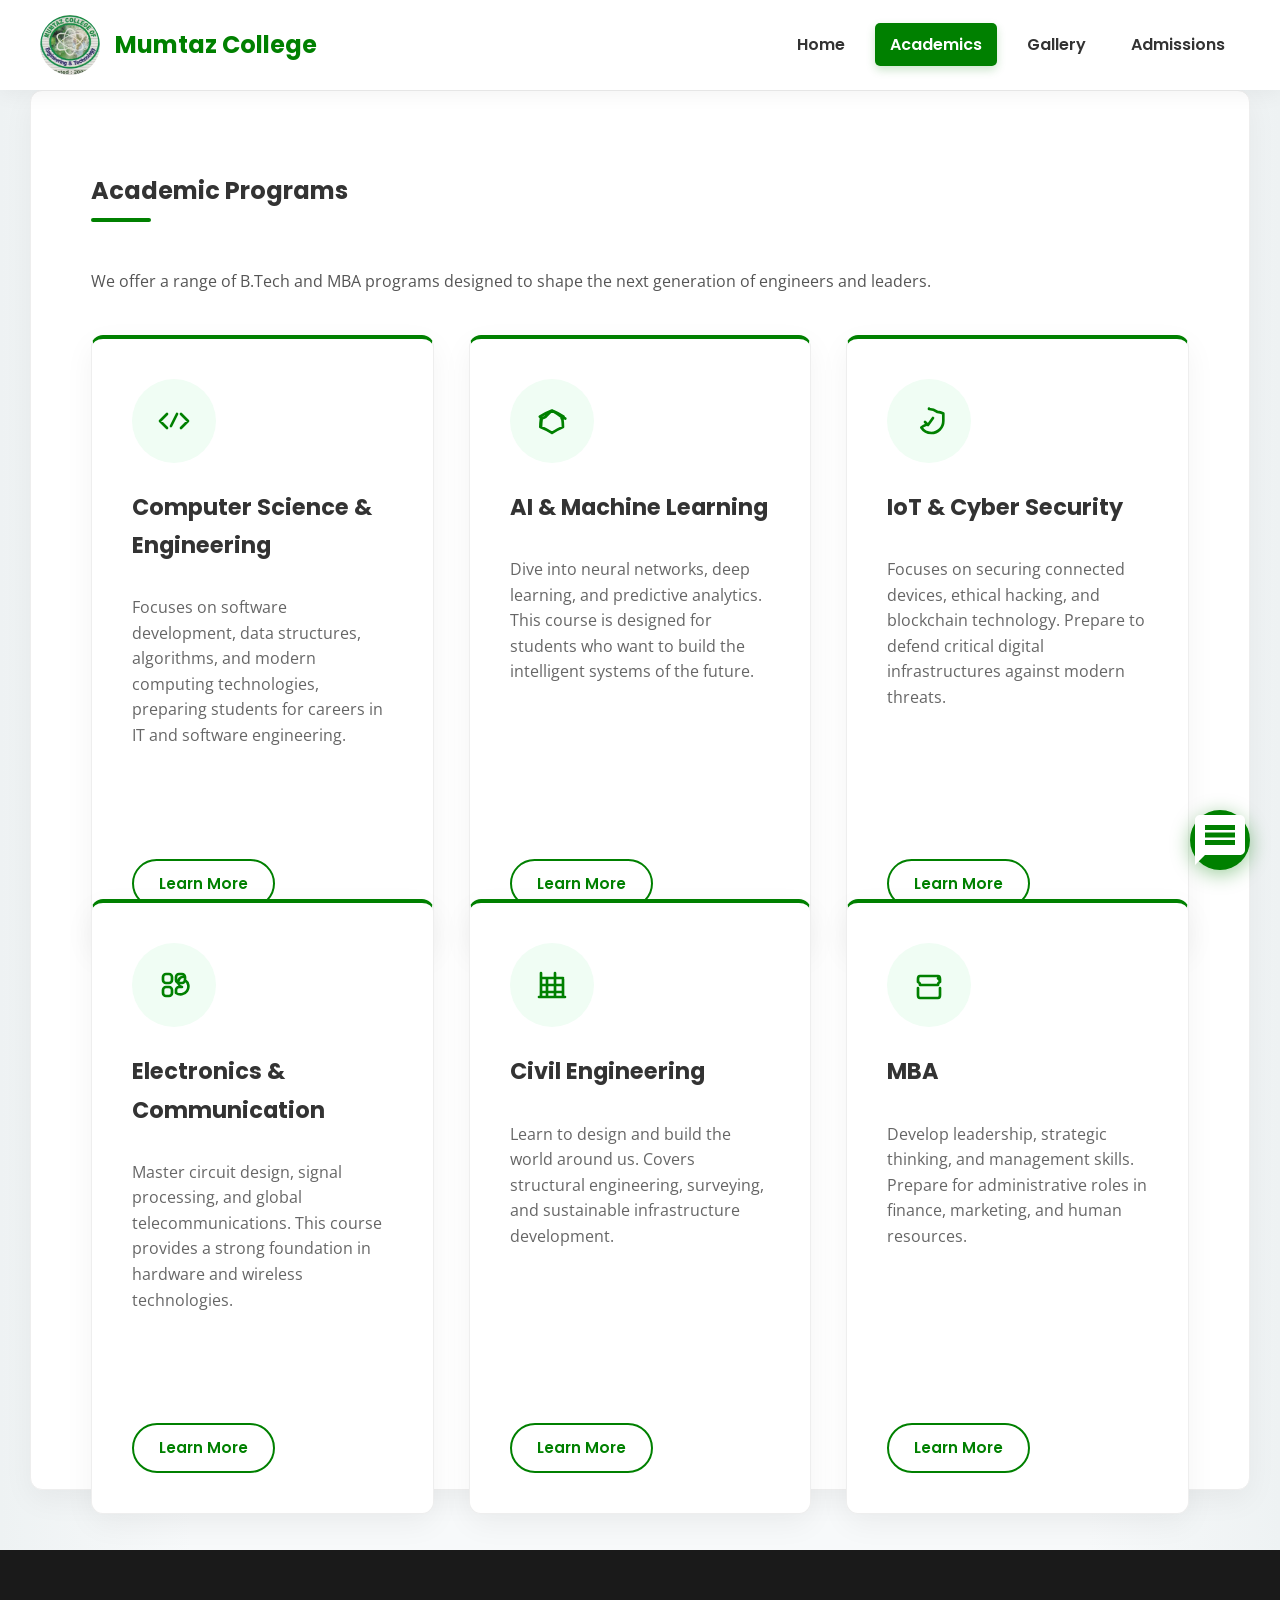
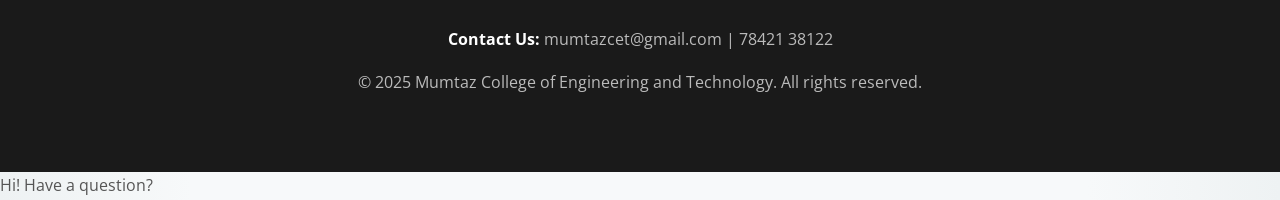
<file: courses.html>
<!DOCTYPE html>
<html lang="en">
<head>
    <meta charset="UTF-8" />
    <meta name="viewport" content="width=device-width, initial-scale=1.0" />
    <title>Academics | Mumtaz College of Engineering and Technology</title>
    <link rel="stylesheet" href="style.css" />
    
    <link rel="preconnect" href="https://fonts.googleapis.com">
    <link rel="preconnect" href="https://fonts.gstatic.com" crossorigin>
    <link href="https://fonts.googleapis.com/css2?family=Open+Sans:wght@400;600&family=Poppins:wght@600;700&display=swap" rel="stylesheet">
</head>
<body>

    <header>
        <a href="index.html" class="logo-container">
            <img src="college.webp" alt="Mumtaz College Logo" class="header-logo" />
            <h1>Mumtaz College</h1>
        </a>
        <nav>
            <ul>
                <li><a href="index.html">Home</a></li>
                <li><a href="courses.html" class="active">Academics</a></li>
                <li><a href="gallery.html">Gallery</a></li>
                <li><a href="admissions.html">Admissions</a></li>
            </ul>
        </nav>
    </header>
    
    <main>
        <section id="academics" class="content-section">
            <h2>Academic Programs</h2>
            <p>We offer a range of B.Tech and MBA programs designed to shape the next generation of engineers and leaders.</p>
            
            <div class="card-container">
                
                <div class="card">
                    <div class="card-icon">
                        <svg xmlns="http://www.w3.org/2000/svg" fill="none" viewBox="0 0 24 24" stroke-width="2" stroke="currentColor">
                          <path stroke-linecap="round" stroke-linejoin="round" d="M17.25 6.75L22.5 12l-5.25 5.25m-10.5 0L1.5 12l5.25-5.25m7.5 0l-4.5 9" />
                        </svg>
                    </div>
                    <h3>Computer Science & Engineering</h3>
                    <p>Focuses on software development, data structures, algorithms, and modern computing technologies, preparing students for careers in IT and software engineering.</p>
                    <a href="cse.html" class="card-link">Learn More</a>
                </div>
                
                <div class="card">
                    <div class="card-icon">
                        <svg xmlns="http://www.w3.org/2000/svg" fill="none" viewBox="0 0 24 24" stroke-width="2" stroke="currentColor">
                          <path stroke-linecap="round" stroke-linejoin="round" d="M4.26 10.147a60.436 60.436 0 00-.491 6.347A48.627 48.627 0 0112 20.904a48.627 48.627 0 018.232-4.41 60.436 60.436 0 00-.491-6.347m-15.482 0a50.57 50.57 0 003.07-1.377A50.57 50.57 0 0112 4.114a50.57 50.57 0 016.92 4.656 50.57 50.57 0 003.07 1.377M3.75 10.147a60.436 60.436 0 00-.491 6.347A48.627 48.627 0 0112 20.904a48.627 48.627 0 018.232-4.41 60.436 60.436 0 00-.491-6.347m-15.482 0l-1.423-1.423A48.627 48.627 0 0112 4.114a48.627 48.627 0 018.685 4.609l-1.423 1.423" />
                        </svg>
                    </div>
                    <h3>AI & Machine Learning</h3>
                    <p>Dive into neural networks, deep learning, and predictive analytics. This course is designed for students who want to build the intelligent systems of the future.</p>
                    <a href="ai-ml.html" class="card-link">Learn More</a>
                </div>
                 
                <div class="card">
                    <div class="card-icon">
                        <svg xmlns="http://www.w3.org/2000/svg" fill="none" viewBox="0 0 24 24" stroke-width="2" stroke="currentColor">
                          <path stroke-linecap="round" stroke-linejoin="round" d="M9 12.75L11.25 15 15 9.75m-3-7.036A11.956 11.956 0 0112 3c2.37 0 4.54.813 6.24 2.162a11.95 11.95 0 014.5 1.254V12a9 9 0 01-9 9c-3.14 0-5.922-1.67-7.5-4.125a11.95 11.95 0 013.75-2.074" />
                        </svg>
                    </div>
                    <h3>IoT & Cyber Security</h3>
                    <p>Focuses on securing connected devices, ethical hacking, and blockchain technology. Prepare to defend critical digital infrastructures against modern threats.</p>
                    <a href="iot-cyber.html" class="card-link">Learn More</a>
                </div>
                 
                <div class="card">
                    <div class="card-icon">
                        <svg xmlns="http://www.w3.org/2000/svg" fill="none" viewBox="0 0 24 24" stroke-width="2" stroke="currentColor">
                          <path stroke-linecap="round" stroke-linejoin="round" d="M3.75 6A2.25 2.25 0 016 3.75h2.25A2.25 2.25 0 0110.5 6v2.25a2.25 2.25 0 01-2.25 2.25H6a2.25 2.25 0 01-2.25-2.25V6zM3.75 15.75A2.25 2.25 0 016 13.5h2.25a2.25 2.25 0 012.25 2.25V18a2.25 2.25 0 01-2.25 2.25H6A2.25 2.25 0 013.75 18v-2.25zM13.5 6a2.25 2.25 0 012.25-2.25H18A2.25 2.25 0 0120.25 6v2.25A2.25 2.25 0 0118 10.5h-2.25A2.25 2.25 0 0113.5 8.25V6zM13.5 15.75a2.25 2.25 0 012.25-2.25H18A2.25 2.25 0 0120.25 6v2.25A2.25 2.25 0 0113.5 18v-2.25z" />
                        </svg>
                    </div>
                    <h3>Electronics & Communication</h3>
                    <p>Master circuit design, signal processing, and global telecommunications. This course provides a strong foundation in hardware and wireless technologies.</p>
                    <a href="ece.html" class="card-link">Learn More</a>
                </div>
                 
                <div class="card">
                    <div class="card-icon">
                        <svg xmlns="http://www.w3.org/2000/svg" fill="none" viewBox="0 0 24 24" stroke-width="2" stroke="currentColor">
                          <path stroke-linecap="round" stroke-linejoin="round" d="M2.25 21h19.5m-18-18v18m10.5-18v18m-6-13.5V21m6-13.5V21m6-13.5V21m6-13.5V21M3.75 6.75h16.5M3.75 12h16.5m-16.5 5.25h16.5" />
                        </svg>
                    </div>
                    <h3>Civil Engineering</h3>
                    <p>Learn to design and build the world around us. Covers structural engineering, surveying, and sustainable infrastructure development.</p>
                    <a href="civil.html" class="card-link">Learn More</a>
                </div>
                
                <div class="card">
                    <div class="card-icon">
                        <svg xmlns="http://www.w3.org/2000/svg" fill="none" viewBox="0 0 24 24" stroke-width="2" stroke="currentColor">
                          <path stroke-linecap="round" stroke-linejoin="round" d="M20.25 14.25V19.5c0 1.5-.5 2.25-1.5 2.25H5.25c-1 0-1.5-.75-1.5-2.25V14.25m16.5-4.5V7.5c0-1.5-.5-2.25-1.5-2.25H5.25C4.25 5.25 3.75 6 3.75 7.5v2.25m16.5 0A2.25 2.25 0 0018.75 12H5.25A2.25 2.25 0 003.75 9.75m16.5 0c0-1.14-.6-2.133-1.5-2.673" />
                        </svg>
                    </div>
                    <h3>MBA</h3>
                    <p>Develop leadership, strategic thinking, and management skills. Prepare for administrative roles in finance, marketing, and human resources.</p>
                    <a href="mba.html" class="card-link">Learn More</a>
                </div>
            </div>
        </section>
    </main>

    <footer>
        <p><strong>Contact Us:</strong> mumtazcet@gmail.com | 78421 38122</p>
        <p>&copy; 2025 Mumtaz College of Engineering and Technology. All rights reserved.</p>
    </footer>

    <div id="chat-bubble">
        <svg xmlns="http://www.w3.org/2000/svg" viewBox="0 0 24 24" fill="white">
            <path d="M20 2H4c-1.1 0-2 .9-2 2v18l4-4h14c1.1 0 2-.9 2-2V4c0-1.1-.9-2-2-2zm-2 12H6v-2h12v2zm0-3H6V9h12v2zm0-3H6V6h12v2z"/>
        </svg>
    </div>
    <div id="chat-welcome-bubble">
        Hi! Have a question?
    </div>
    <div id="chat-window">
        <div class="chat-header">
            <div class="chat-avatar"></div>
            <div class="chat-header-text">
                <h3>MCET Buddy</h3>
                <p>Online | Here to help!</p>
            </div>
            <button id="close-chat" >&times;</button>
        </div>
        
        <div id="chat-body"></div>

        <div class="quick-options">
            <button data-question="admission">Admissions</button>
            <button data-question="courses">Courses</button>
            <button data-question="eligibility">Eligibility</button>
            <button data-question="fees">Fees</button>
            <button data-question="contact">Contact</button>
        </div>

        <div class="chat-footer">
            <input type="text" id="chat-input" placeholder="Ask a question..." />
            <button id="send-btn">
                <svg xmlns="http://www.w3.org/2000/svg" viewBox="0 0 24 24" fill="white" width="24px" height="24px">
                    <path d="M2.01 21L23 12 2.01 3 2 10l15 2-15 2z"/>
                </svg>
            </button>
        </div>
    </div>
    
    <script src="script.js"></script>
</body>
</html>
</file>
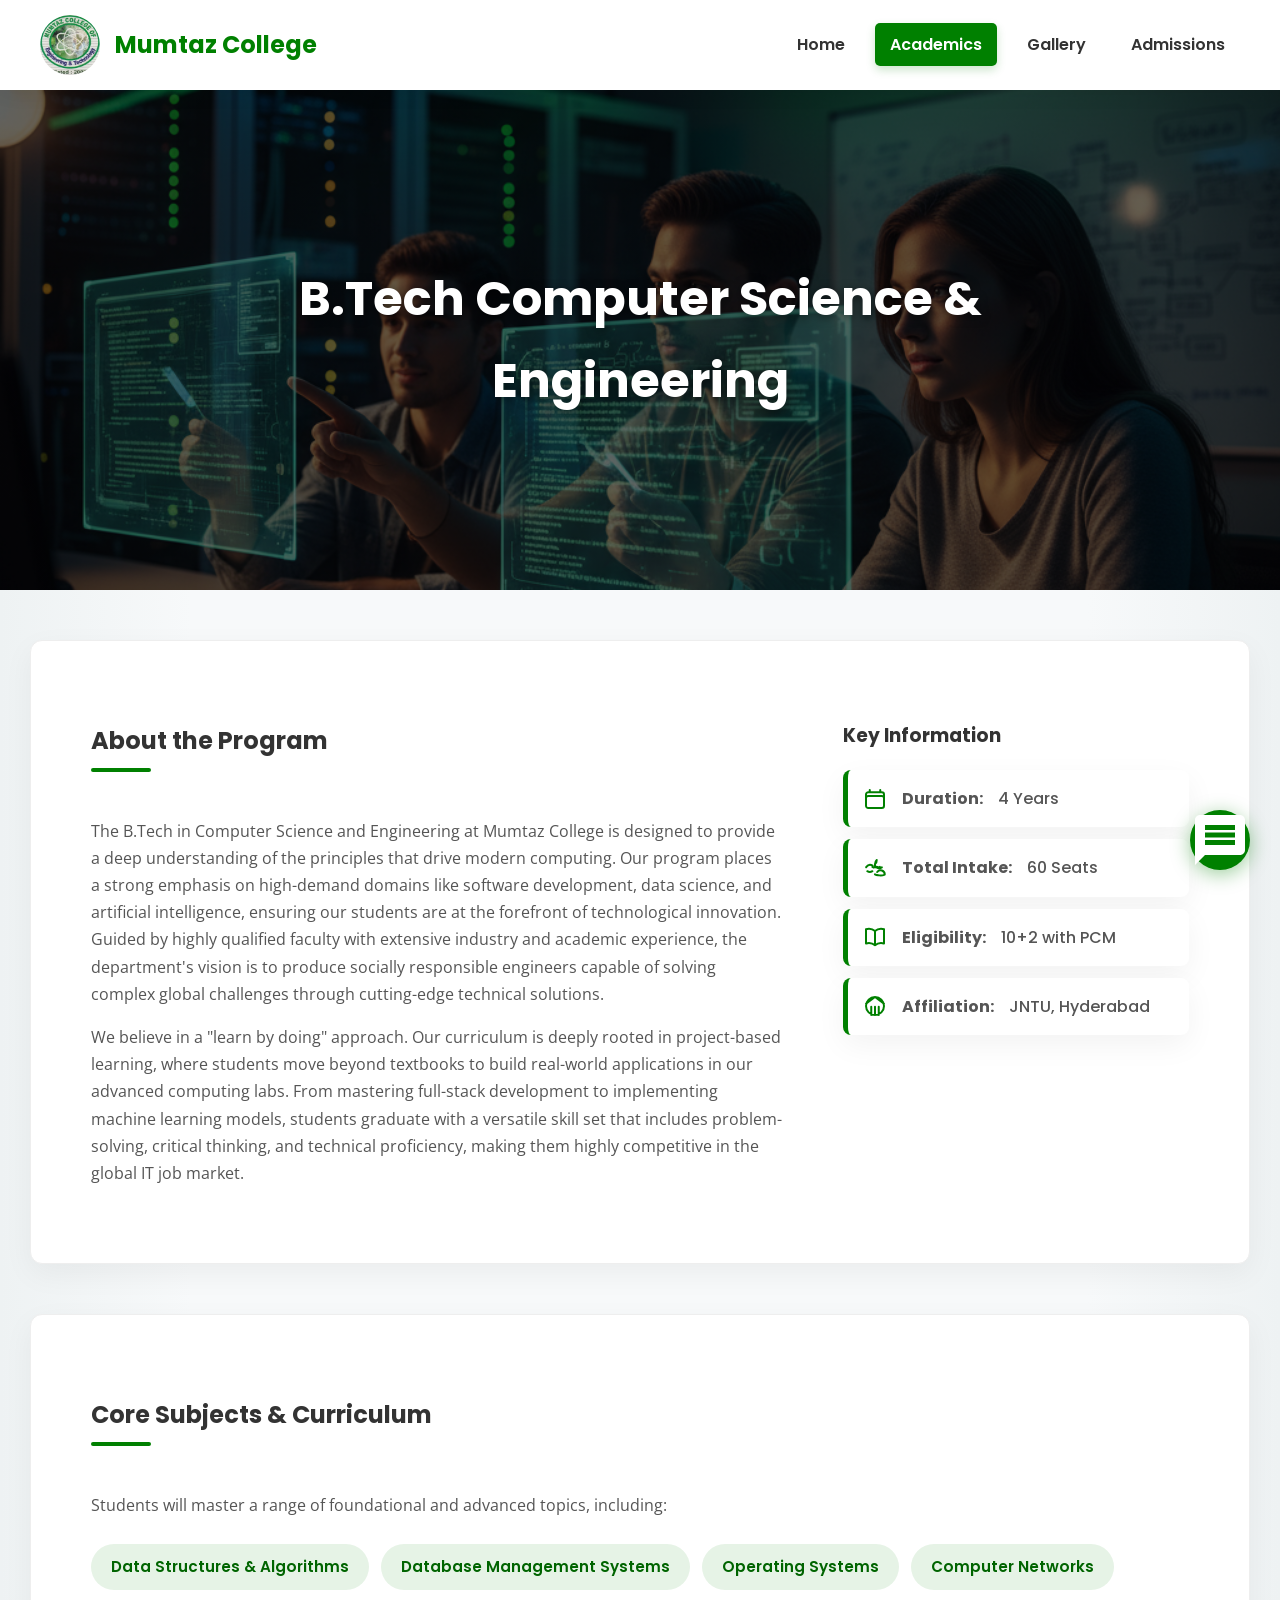
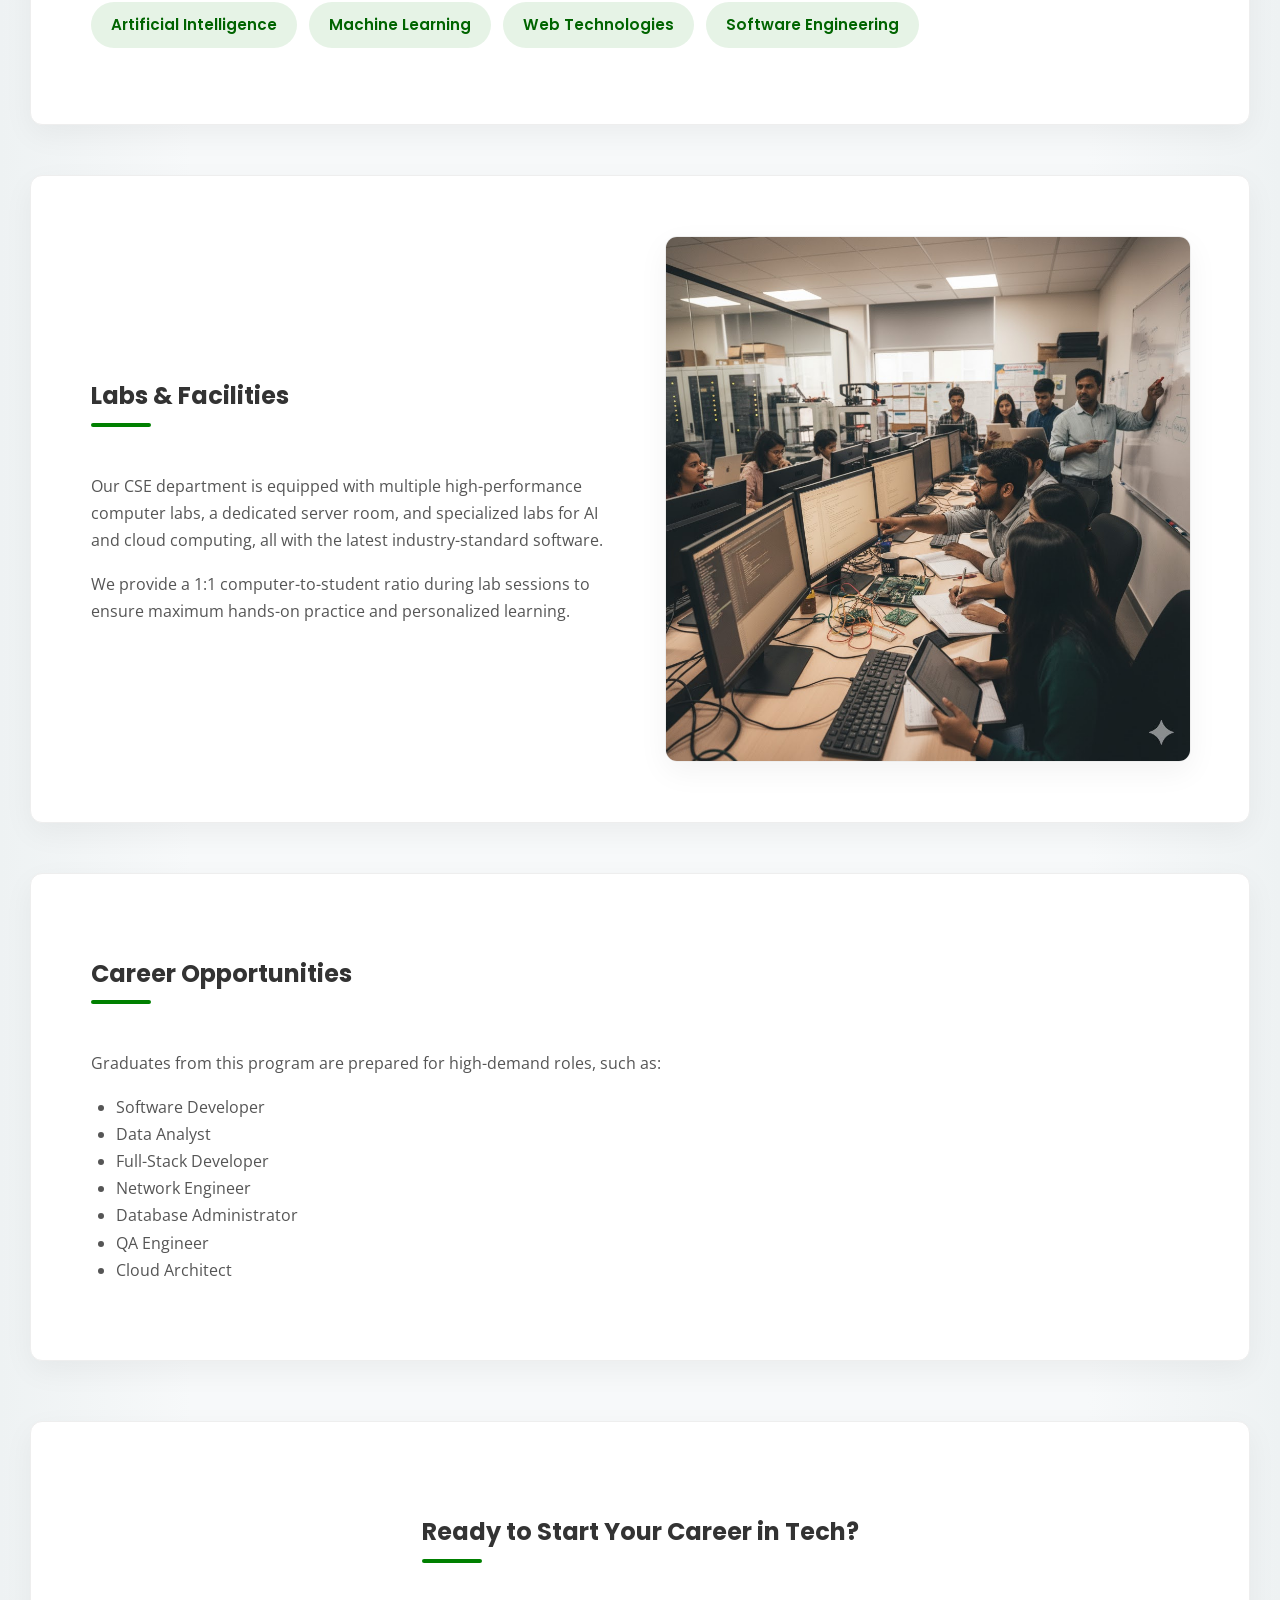
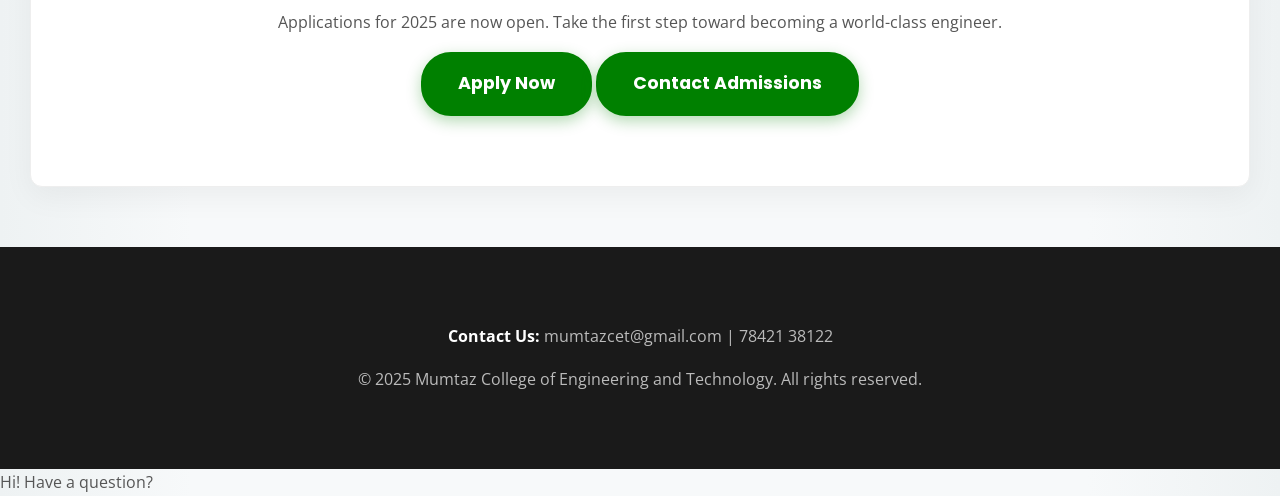
<file: cse.html>
<!DOCTYPE html>
<html lang="en">
<head>
    <meta charset="UTF-8" />
    <meta name="viewport" content="width=device-width, initial-scale=1.0" />
    <title>B.Tech CSE | Mumtaz College</title>
    <link rel="stylesheet" href="style.css" />
    <link rel="preconnect" href="https://fonts.googleapis.com">
    <link rel="preconnect" href="https://fonts.gstatic.com" crossorigin>
    <link href="https://fonts.googleapis.com/css2?family=Open+Sans:wght@400;600&family=Poppins:wght@600;700&display=swap" rel="stylesheet">
</head>
<body>

    <header>
        <a href="index.html" class="logo-container">
            <img src="college.webp" alt="Mumtaz College Logo" class="header-logo" />
            <h1>Mumtaz College</h1>
        </a>
        <nav>
            <ul>
                <li><a href="index.html">Home</a></li>
                <li><a href="courses.html" class="active">Academics</a></li> 
                <li><a href="gallery.html">Gallery</a></li>
                <li><a href="admissions.html">Admissions</a></li>
            </ul>
        </nav>
    </header>
    
    <div class="course-hero" style="background-image: linear-gradient(rgba(0, 0, 0, 0.6), rgba(0, 0, 0, 0.6)), url('hero-cse.jpg');">
        <div class="hero-content">
            <h1>B.Tech Computer Science & Engineering</h1>
        </div>
    </div>

    <main class="course-content-container">

        <section class="content-section course-about">
            <div class="course-about-text">
                <h2>About the Program</h2>
                <p>
                    The B.Tech in Computer Science and Engineering at Mumtaz College is designed to provide a deep understanding of the principles that drive modern computing. Our program places a strong emphasis on high-demand domains like software development, data science, and artificial intelligence, ensuring our students are at the forefront of technological innovation. Guided by highly qualified faculty with extensive industry and academic experience, the department's vision is to produce socially responsible engineers capable of solving complex global challenges through cutting-edge technical solutions.
                </p>
                <p>
                    We believe in a "learn by doing" approach. Our curriculum is deeply rooted in project-based learning, where students move beyond textbooks to build real-world applications in our advanced computing labs. From mastering full-stack development to implementing machine learning models, students graduate with a versatile skill set that includes problem-solving, critical thinking, and technical proficiency, making them highly competitive in the global IT job market.
                </p>
            </div>
            <div class="course-about-info">
                <h3>Key Information</h3>
                <ul class="key-info-list">
                    <li>
                        <svg xmlns="http://www.w3.org/2000/svg" fill="none" viewBox="0 0 24 24" stroke-width="2" stroke="currentColor"><path stroke-linecap="round" stroke-linejoin="round" d="M6.75 3v2.25M17.25 3v2.25M3 18.75V7.5a2.25 2.25 0 012.25-2.25h13.5A2.25 2.25 0 0121 7.5v11.25m-18 0A2.25 2.25 0 005.25 21h13.5A2.25 2.25 0 0021 18.75m-18 0v-7.5A2.25 2.25 0 015.25 9h13.5A2.25 2.25 0 0121 11.25v7.5" /></svg>
                        <strong>Duration:</strong> 4 Years
                    </li>
                    <li>
                        <svg xmlns="http://www.w3.org/2000/svg" fill="none" viewBox="0 0 24 24" stroke-width="2" stroke="currentColor"><path stroke-linecap="round" stroke-linejoin="round" d="M15 19.128a9.38 9.38 0 002.625.372 9.337 9.337 0 004.121-.952 4.125 4.125 0 00-7.533-2.493M15 19.128v-.001M15 19.128c-1.11 0-2.164-.31-3.071-.85M12 8v3M3.13 11.25c.062-.12.122-.236.184-.349a4.896 4.896 0 016.34-1.28m-.31 1.28c.39.193.754.42 1.09.683a4.898 4.898 0 015.353 0c.337-.263.7-.49 1.09-.683m-5.353 0c.62.31 1.29.49 2.008.49a4.898 4.898 0 005.353 0m-5.353 0c-.718 0-1.388-.18-2.008-.49m-2.1 4.303a4.87 4.87 0 01-5.142 0M12 8c0-1.554.67-2.98 1.732-3.996A4.87 4.87 0 0112 8z" /></svg>
                        <strong>Total Intake:</strong> 60 Seats
                    </li>
                    <li>
                        <svg xmlns="http://www.w3.org/2000/svg" fill="none" viewBox="0 0 24 24" stroke-width="2" stroke="currentColor"><path stroke-linecap="round" stroke-linejoin="round" d="M12 6.042A8.967 8.967 0 006 3.75c-1.052 0-2.062.18-3 .512v14.25A8.987 8.987 0 016 18c2.305 0 4.408.867 6 2.292m0-14.25a8.966 8.966 0 016-2.292c1.052 0 2.062.18 3 .512v14.25A8.987 8.987 0 0018 18a8.967 8.967 0 00-6 2.292m0-14.25v14.25" /></svg>
                        <strong>Eligibility:</strong> 10+2 with PCM
                    </li>
                    <li>
                        <svg xmlns="http://www.w3.org/2000/svg" fill="none" viewBox="0 0 24 24" stroke-width="2" stroke="currentColor"><path stroke-linecap="round" stroke-linejoin="round" d="M12 21v-8.25M15.75 21v-8.25M8.25 21v-8.25M3 9.75l9-6.75 9 6.75M21 12a9 9 0 11-18 0 9 9 0 0118 0z" /></svg>
                        <strong>Affiliation:</strong> JNTU, Hyderabad
                    </li>
                </ul>
            </div>
        </section>

        <section class="content-section">
            <h2>Core Subjects & Curriculum</h2>
            <p>Students will master a range of foundational and advanced topics, including:</p>
            <ul class="curriculum-list">
                <li>Data Structures & Algorithms</li>
                <li>Database Management Systems</li>
                <li>Operating Systems</li>
                <li>Computer Networks</li>
                <li>Artificial Intelligence</li>
                <li>Machine Learning</li>
                <li>Web Technologies</li>
                <li>Software Engineering</li>
            </ul>
        </section>

        <section class="content-section labs-section">
            <div class="labs-text">
                <h2>Labs & Facilities</h2>
                <p>
                    Our CSE department is equipped with multiple high-performance computer labs, a dedicated server room, and specialized labs for AI and cloud computing, all with the latest industry-standard software.
                </p>
                <p>
                    We provide a 1:1 computer-to-student ratio during lab sessions to ensure maximum hands-on practice and personalized learning.
                </p>
            </div>
            <div class="labs-gallery">
                <img src="lab-cse-1.jpg" alt="CSE Computing Lab">
            </div>
        </section>

        <section class="content-section">
            <h2>Career Opportunities</h2>
            <p>Graduates from this program are prepared for high-demand roles, such as:</p>
            <ul class="career-list" style="list-style: disc; padding-left: 25px;">
                <li>Software Developer</li>
                <li>Data Analyst</li>
                <li>Full-Stack Developer</li>
                <li>Network Engineer</li>
                <li>Database Administrator</li>
                <li>QA Engineer</li>
                <li>Cloud Architect</li>
            </ul>
        </section>

        <section class="cta-section">
            <h2>Ready to Start Your Career in Tech?</h2>
            <p>Applications for 2025 are now open. Take the first step toward becoming a world-class engineer.</p>
            <a href="admissions.html" class="cta-button">Apply Now</a>
            <a href="admissions.html#contact" class="cta-button ghost">Contact Admissions</a>
        </section>

    </main>

    <footer>
        <p><strong>Contact Us:</strong> mumtazcet@gmail.com | 78421 38122</p>
        <p>&copy; 2025 Mumtaz College of Engineering and Technology. All rights reserved.</p>
    </footer>

    <div id="chat-bubble">
        <svg xmlns="http://www.w3.org/2000/svg" viewBox="0 0 24 24" fill="white"><path d="M20 2H4c-1.1 0-2 .9-2 2v18l4-4h14c1.1 0 2-.9 2-2V4c0-1.1-.9-2-2-2zm-2 12H6v-2h12v2zm0-3H6V9h12v2zm0-3H6V6h12v2z"/></svg>
    </div>
    <div id="chat-welcome-bubble">Hi! Have a question?</div>
    <div id="chat-window">
        <div class="chat-header">
            <div class="chat-avatar"></div>
            <div class="chat-header-text"><h3>MCET Buddy</h3><p>Online | Here to help!</p></div>
            <button id="close-chat" >&times;</button>
        </div>
        <div id="chat-body"></div>
        <div class="quick-options">
            <button data-question="admission">Admissions</button>
            <button data-question="courses">Courses</button>
            <button data-question="eligibility">Eligibility</button>
            <button data-question="fees">Fees</button>
            <button data-question="contact">Contact</button>
        </div>
        <div class="chat-footer">
            <input type="text" id="chat-input" placeholder="Ask a question..." />
            <button id="send-btn"><svg xmlns="http://www.w3.org/2000/svg" viewBox="0 0 24 24" fill="white" width="24px" height="24px"><path d="M2.01 21L23 12 2.01 3 2 10l15 2-15 2z"/></svg></button>
        </div>
    </div>
    
    <script src="script.js"></script>
</body>
</html>
</file>
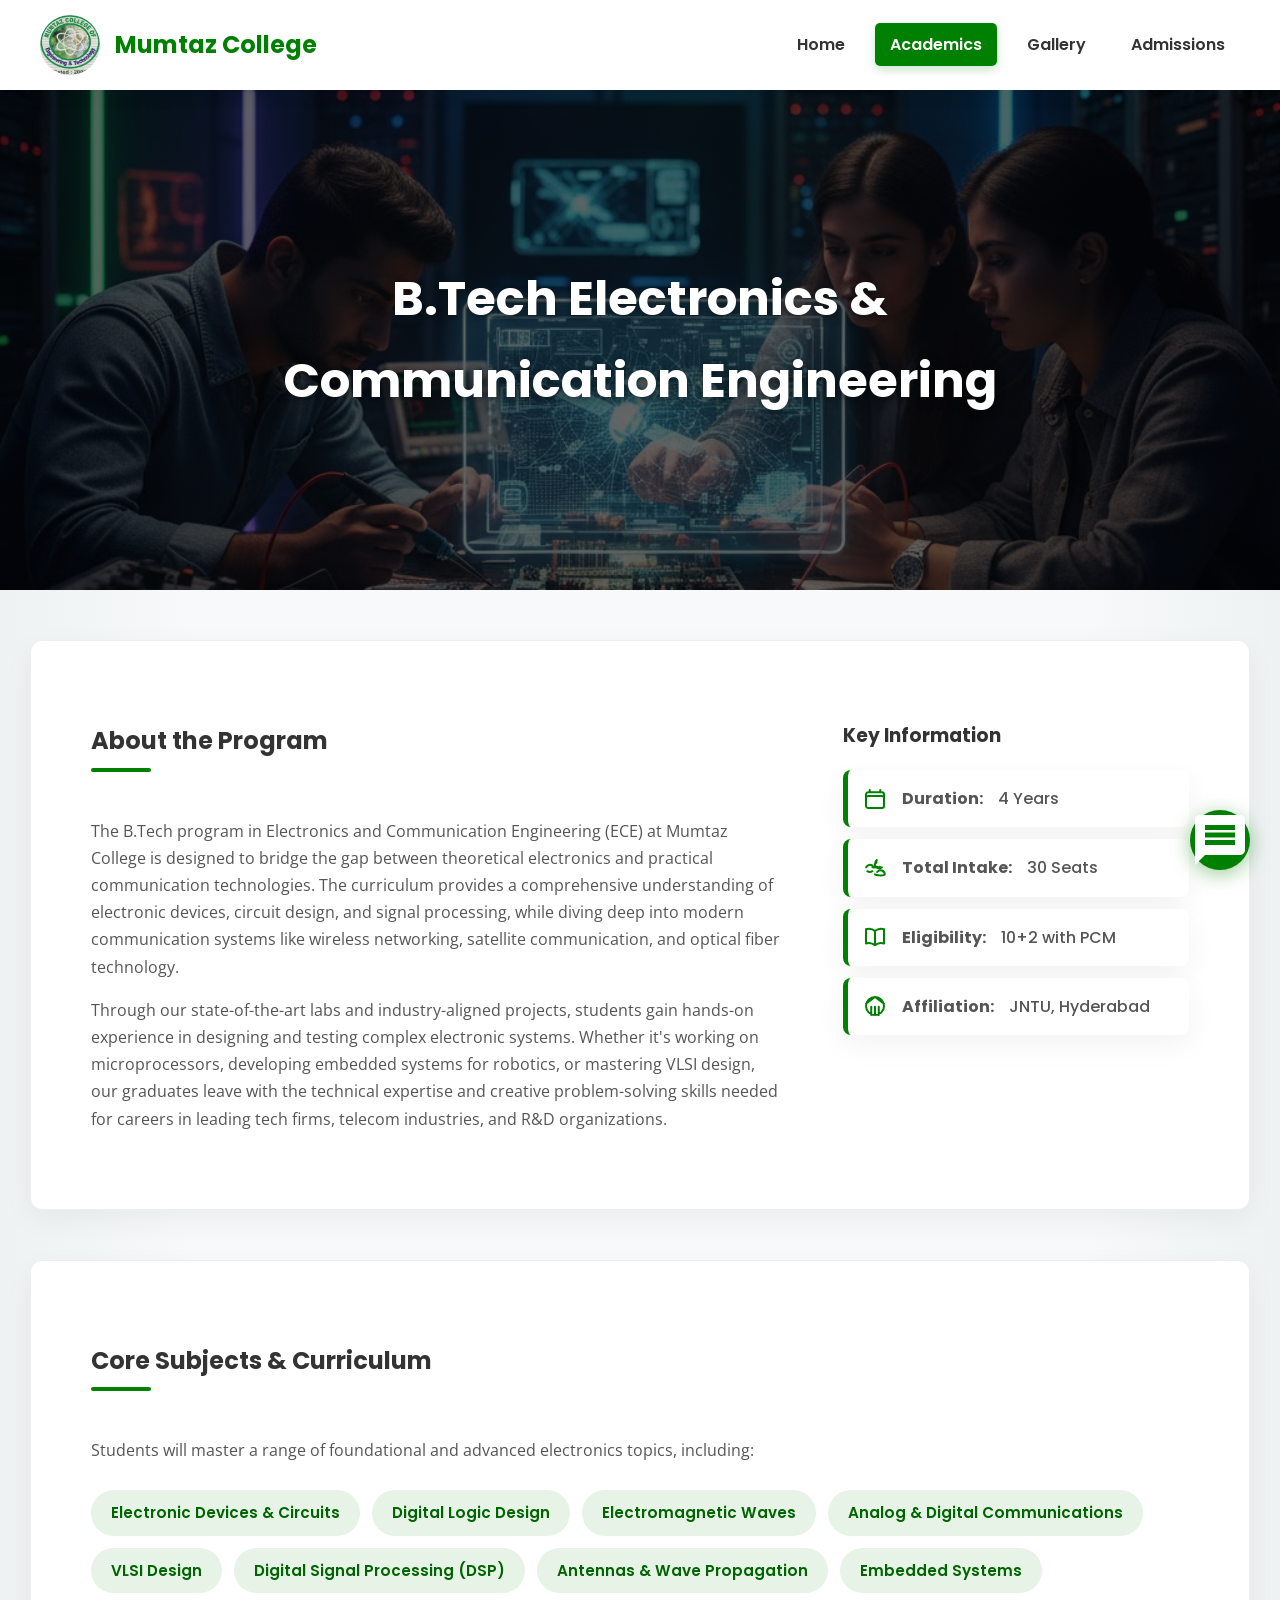
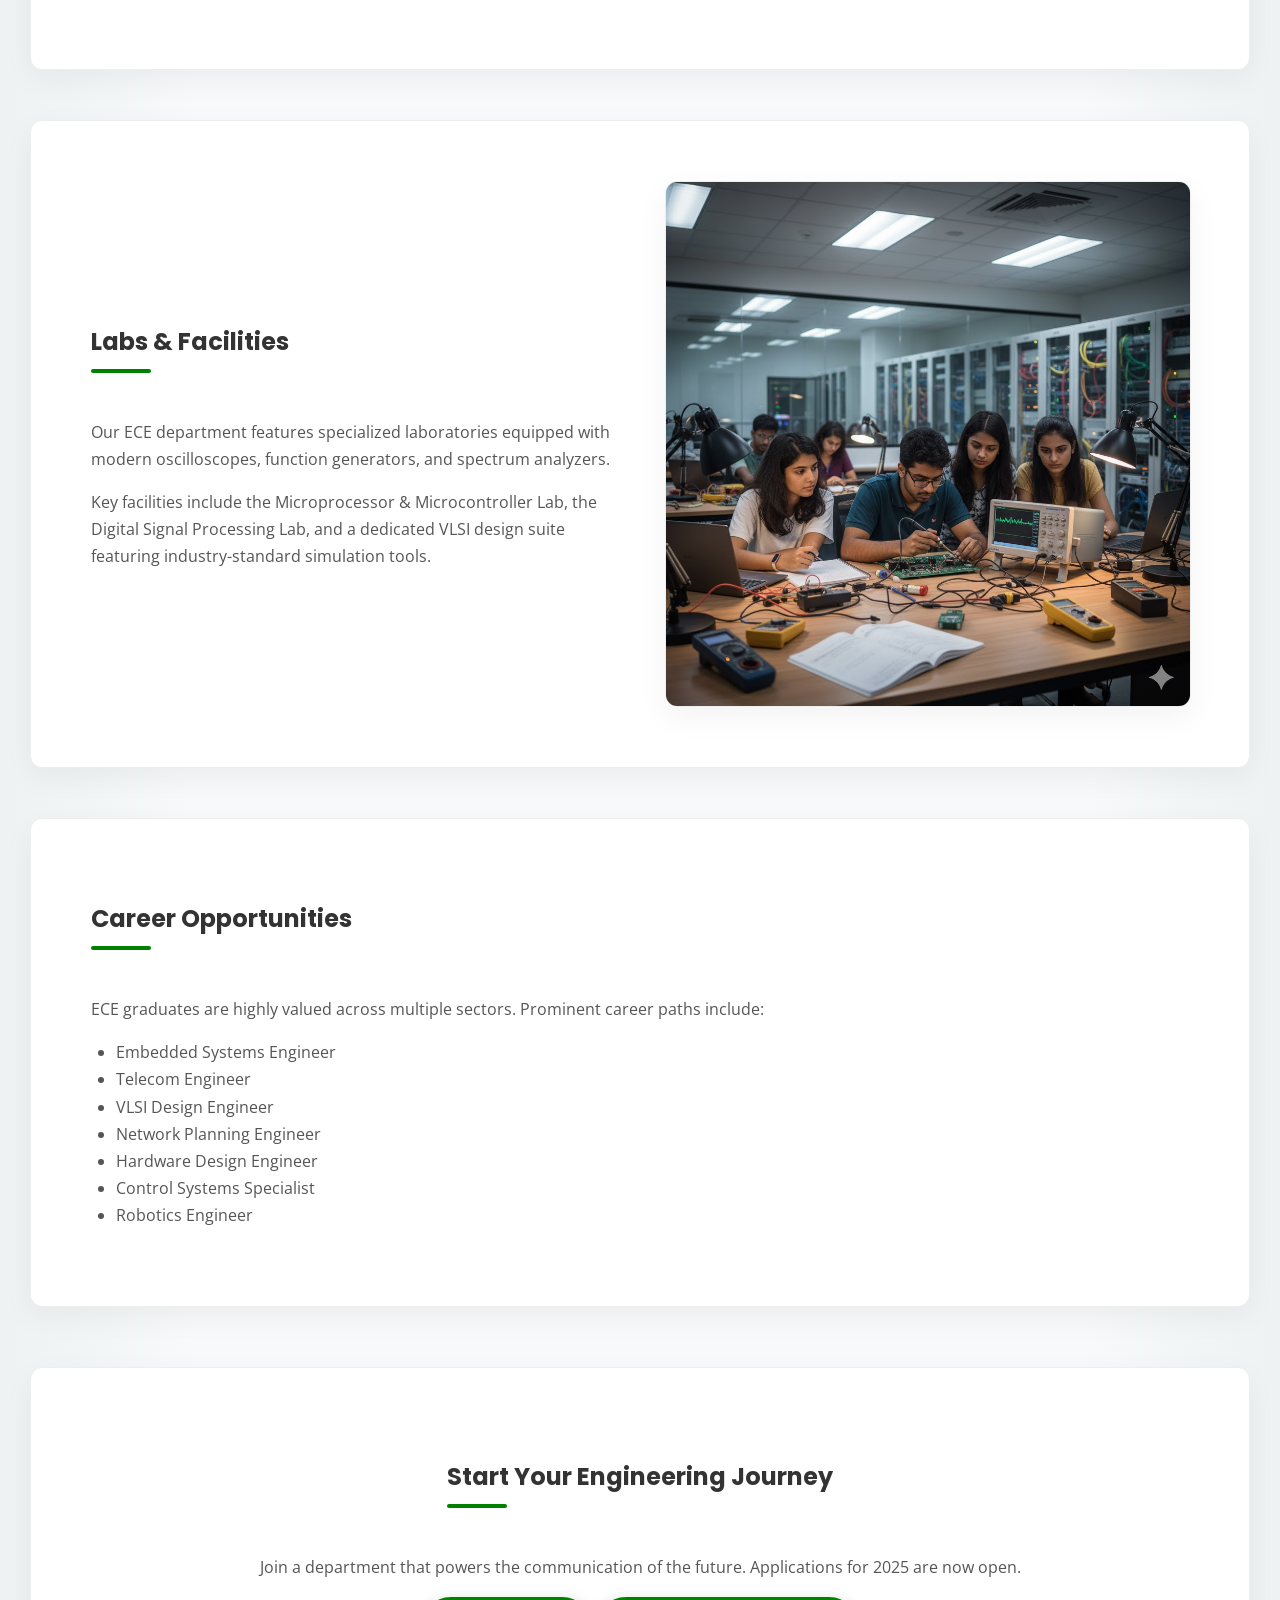
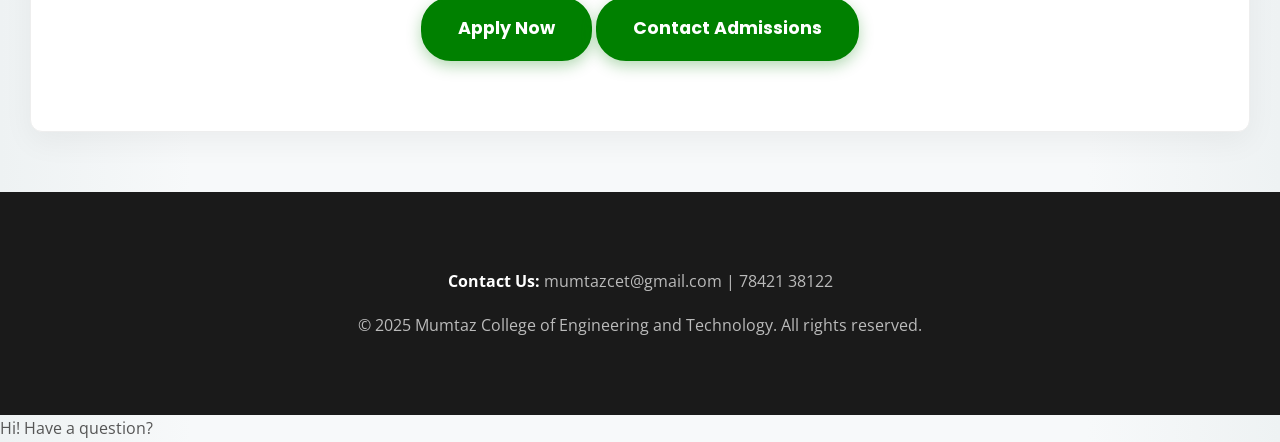
<file: ece.html>
<!DOCTYPE html>
<html lang="en">
<head>
    <meta charset="UTF-8" />
    <meta name="viewport" content="width=device-width, initial-scale=1.0" />
    <title>B.Tech ECE | Mumtaz College</title>
    <link rel="stylesheet" href="style.css" />
    <link rel="preconnect" href="https://fonts.googleapis.com">
    <link rel="preconnect" href="https://fonts.gstatic.com" crossorigin>
    <link href="https://fonts.googleapis.com/css2?family=Open+Sans:wght@400;600&family=Poppins:wght@600;700&display=swap" rel="stylesheet">
</head>
<body>

    <header>
        <a href="index.html" class="logo-container">
            <img src="college.webp" alt="Mumtaz College Logo" class="header-logo" />
            <h1>Mumtaz College</h1>
        </a>
        <nav>
            <ul>
                <li><a href="index.html">Home</a></li>
                <li><a href="courses.html" class="active">Academics</a></li> 
                <li><a href="gallery.html">Gallery</a></li>
                <li><a href="admissions.html">Admissions</a></li>
            </ul>
        </nav>
    </header>
    
    <div class="course-hero" style="background-image: linear-gradient(rgba(0, 0, 0, 0.6), rgba(0, 0, 0, 0.6)), url('hero-ece.jpg');">
        <div class="hero-content">
            <h1>B.Tech Electronics & Communication Engineering</h1>
        </div>
    </div>

    <main class="course-content-container">

        <section class="content-section course-about">
            <div class="course-about-text">
                <h2>About the Program</h2>
                <p>
                    The B.Tech program in Electronics and Communication Engineering (ECE) at Mumtaz College is designed to bridge the gap between theoretical electronics and practical communication technologies. The curriculum provides a comprehensive understanding of electronic devices, circuit design, and signal processing, while diving deep into modern communication systems like wireless networking, satellite communication, and optical fiber technology.
                </p>
                <p>
                    Through our state-of-the-art labs and industry-aligned projects, students gain hands-on experience in designing and testing complex electronic systems. Whether it's working on microprocessors, developing embedded systems for robotics, or mastering VLSI design, our graduates leave with the technical expertise and creative problem-solving skills needed for careers in leading tech firms, telecom industries, and R&D organizations.
                </p>
            </div>
            <div class="course-about-info">
                <h3>Key Information</h3>
                <ul class="key-info-list">
                    <li>
                        <svg xmlns="http://www.w3.org/2000/svg" fill="none" viewBox="0 0 24 24" stroke-width="2" stroke="currentColor"><path stroke-linecap="round" stroke-linejoin="round" d="M6.75 3v2.25M17.25 3v2.25M3 18.75V7.5a2.25 2.25 0 012.25-2.25h13.5A2.25 2.25 0 0121 7.5v11.25m-18 0A2.25 2.25 0 005.25 21h13.5A2.25 2.25 0 0021 18.75m-18 0v-7.5A2.25 2.25 0 015.25 9h13.5A2.25 2.25 0 0121 11.25v7.5" /></svg>
                        <strong>Duration:</strong> 4 Years
                    </li>
                    <li>
                        <svg xmlns="http://www.w3.org/2000/svg" fill="none" viewBox="0 0 24 24" stroke-width="2" stroke="currentColor"><path stroke-linecap="round" stroke-linejoin="round" d="M15 19.128a9.38 9.38 0 002.625.372 9.337 9.337 0 004.121-.952 4.125 4.125 0 00-7.533-2.493M15 19.128v-.001M15 19.128c-1.11 0-2.164-.31-3.071-.85M12 8v3M3.13 11.25c.062-.12.122-.236.184-.349a4.896 4.896 0 016.34-1.28m-.31 1.28c.39.193.754.42 1.09.683a4.898 4.898 0 015.353 0c.337-.263.7-.49 1.09-.683m-5.353 0c.62.31 1.29.49 2.008.49a4.898 4.898 0 005.353 0m-5.353 0c-.718 0-1.388-.18-2.008-.49m-2.1 4.303a4.87 4.87 0 01-5.142 0M12 8c0-1.554.67-2.98 1.732-3.996A4.87 4.87 0 0112 8z" /></svg>
                        <strong>Total Intake:</strong> 30 Seats
                    </li>
                    <li>
                        <svg xmlns="http://www.w3.org/2000/svg" fill="none" viewBox="0 0 24 24" stroke-width="2" stroke="currentColor"><path stroke-linecap="round" stroke-linejoin="round" d="M12 6.042A8.967 8.967 0 006 3.75c-1.052 0-2.062.18-3 .512v14.25A8.987 8.987 0 016 18c2.305 0 4.408.867 6 2.292m0-14.25a8.966 8.966 0 016-2.292c1.052 0 2.062.18 3 .512v14.25A8.987 8.987 0 0018 18a8.967 8.967 0 00-6 2.292m0-14.25v14.25" /></svg>
                        <strong>Eligibility:</strong> 10+2 with PCM
                    </li>
                    <li>
                        <svg xmlns="http://www.w3.org/2000/svg" fill="none" viewBox="0 0 24 24" stroke-width="2" stroke="currentColor"><path stroke-linecap="round" stroke-linejoin="round" d="M12 21v-8.25M15.75 21v-8.25M8.25 21v-8.25M3 9.75l9-6.75 9 6.75M21 12a9 9 0 11-18 0 9 9 0 0118 0z" /></svg>
                        <strong>Affiliation:</strong> JNTU, Hyderabad
                    </li>
                </ul>
            </div>
        </section>

        <section class="content-section">
            <h2>Core Subjects & Curriculum</h2>
            <p>Students will master a range of foundational and advanced electronics topics, including:</p>
            <ul class="curriculum-list">
                <li>Electronic Devices & Circuits</li>
                <li>Digital Logic Design</li>
                <li>Electromagnetic Waves</li>
                <li>Analog & Digital Communications</li>
                <li>VLSI Design</li>
                <li>Digital Signal Processing (DSP)</li>
                <li>Antennas & Wave Propagation</li>
                <li>Embedded Systems</li>
            </ul>
        </section>

        <section class="content-section labs-section">
            <div class="labs-text">
                <h2>Labs & Facilities</h2>
                <p>
                    Our ECE department features specialized laboratories equipped with modern oscilloscopes, function generators, and spectrum analyzers. 
                </p>
                <p>
                    Key facilities include the Microprocessor & Microcontroller Lab, the Digital Signal Processing Lab, and a dedicated VLSI design suite featuring industry-standard simulation tools.
                </p>
            </div>
            <div class="labs-gallery">
                <img src="lab-ece-1.jpg" alt="Electronics Design Lab">
            </div>
        </section>

        <section class="content-section">
            <h2>Career Opportunities</h2>
            <p>ECE graduates are highly valued across multiple sectors. Prominent career paths include:</p>
            <ul class="career-list" style="list-style: disc; padding-left: 25px;">
                <li>Embedded Systems Engineer</li>
                <li>Telecom Engineer</li>
                <li>VLSI Design Engineer</li>
                <li>Network Planning Engineer</li>
                <li>Hardware Design Engineer</li>
                <li>Control Systems Specialist</li>
                <li>Robotics Engineer</li>
            </ul>
        </section>

        <section class="cta-section">
            <h2>Start Your Engineering Journey</h2>
            <p>Join a department that powers the communication of the future. Applications for 2025 are now open.</p>
            <a href="admissions.html" class="cta-button">Apply Now</a>
            <a href="admissions.html#contact" class="cta-button ghost">Contact Admissions</a>
        </section>

    </main>

    <footer>
        <p><strong>Contact Us:</strong> mumtazcet@gmail.com | 78421 38122</p>
        <p>&copy; 2025 Mumtaz College of Engineering and Technology. All rights reserved.</p>
    </footer>

    <div id="chat-bubble">
        <svg xmlns="http://www.w3.org/2000/svg" viewBox="0 0 24 24" fill="white"><path d="M20 2H4c-1.1 0-2 .9-2 2v18l4-4h14c1.1 0 2-.9 2-2V4c0-1.1-.9-2-2-2zm-2 12H6v-2h12v2zm0-3H6V9h12v2zm0-3H6V6h12v2z"/></svg>
    </div>
    <div id="chat-welcome-bubble">Hi! Have a question?</div>
    <div id="chat-window">
        <div class="chat-header">
            <div class="chat-avatar"></div>
            <div class="chat-header-text"><h3>MCET Buddy</h3><p>Online | Here to help!</p></div>
            <button id="close-chat" >&times;</button>
        </div>
        <div id="chat-body"></div>
        <div class="quick-options">
            <button data-question="admission">Admissions</button>
            <button data-question="courses">Courses</button>
            <button data-question="eligibility">Eligibility</button>
            <button data-question="fees">Fees</button>
            <button data-question="contact">Contact</button>
        </div>
        <div class="chat-footer">
            <input type="text" id="chat-input" placeholder="Ask a question..." />
            <button id="send-btn"><svg xmlns="http://www.w3.org/2000/svg" viewBox="0 0 24 24" fill="white" width="24px" height="24px"><path d="M2.01 21L23 12 2.01 3 2 10l15 2-15 2z"/></svg></button>
        </div>
    </div>
    
    <script src="script.js"></script>
</body>
</html>
</file>
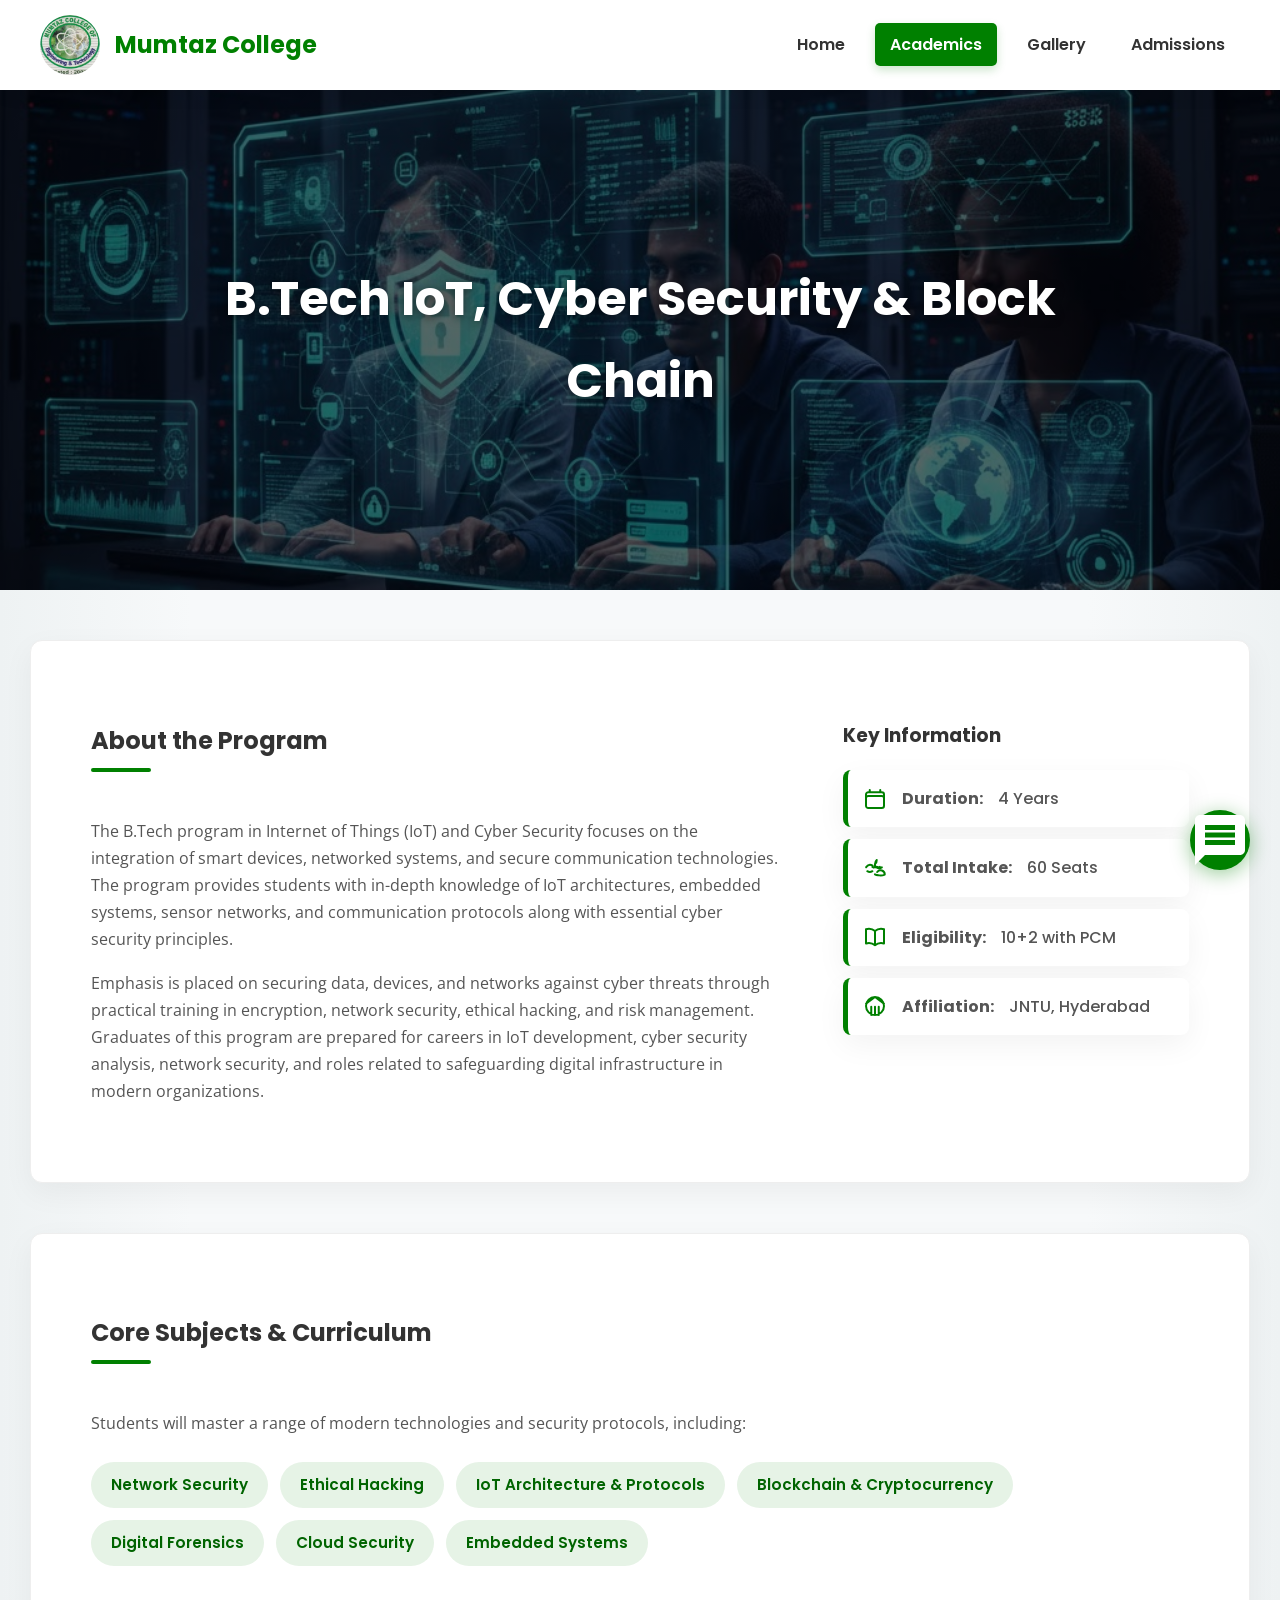
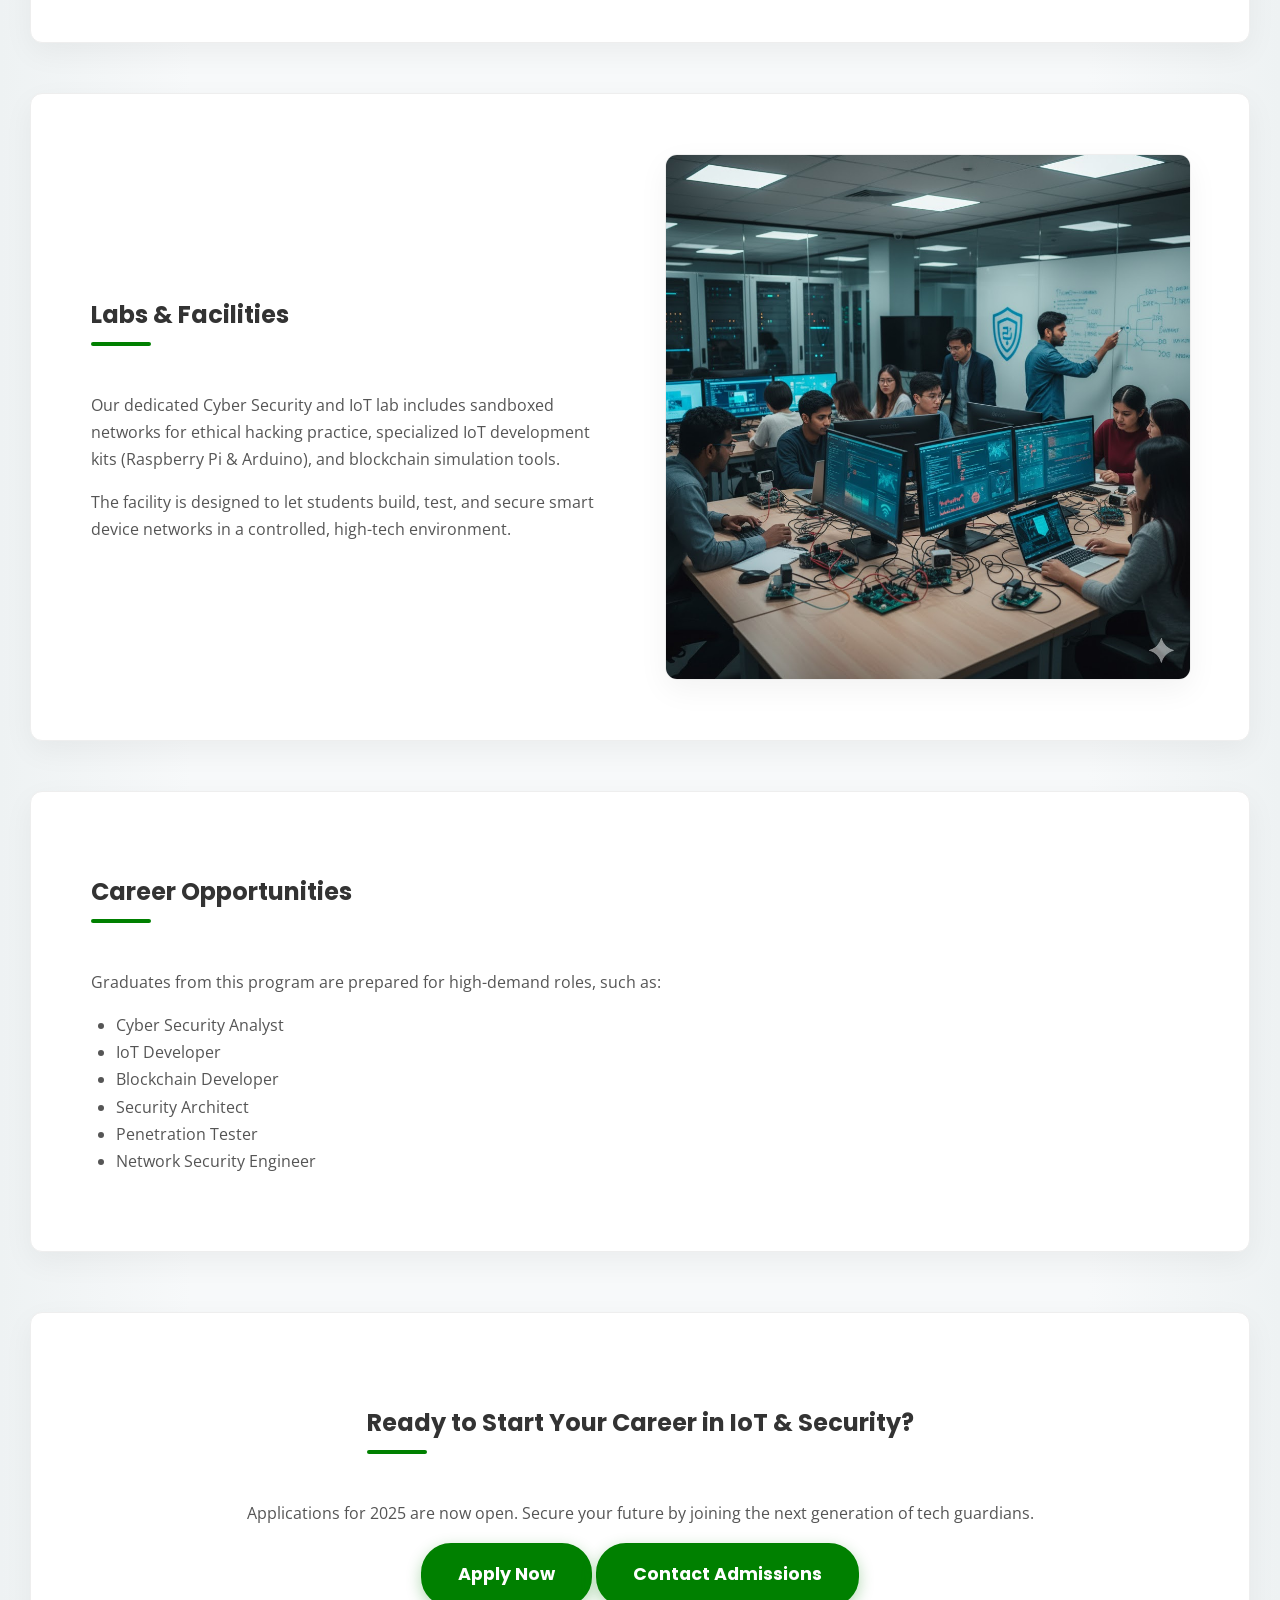
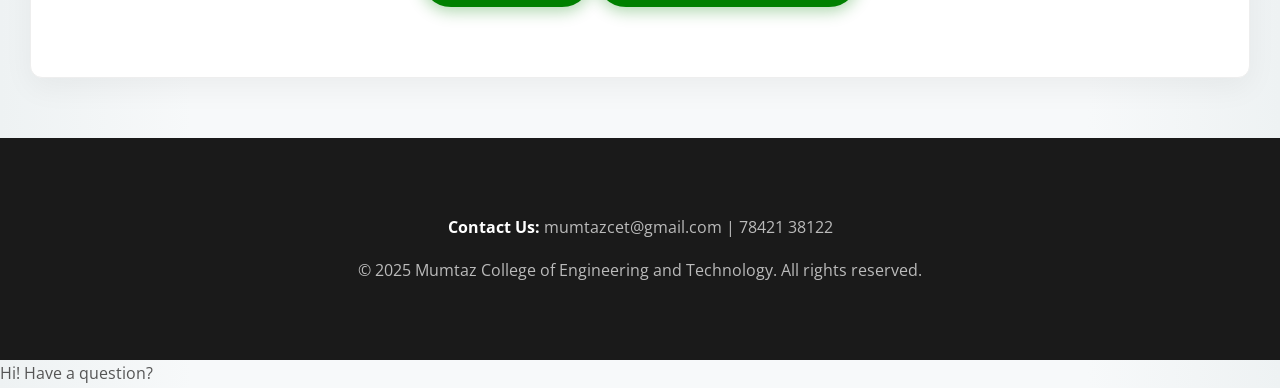
<file: iot-cyber.html>
<!DOCTYPE html>
<html lang="en">
<head>
    <meta charset="UTF-8" />
    <meta name="viewport" content="width=device-width, initial-scale=1.0" />
    <title>B.Tech IoT & Cyber Security | Mumtaz College</title>
    <link rel="stylesheet" href="style.css" />
    <link rel="preconnect" href="https://fonts.googleapis.com">
    <link rel="preconnect" href="https://fonts.gstatic.com" crossorigin>
    <link href="https://fonts.googleapis.com/css2?family=Open+Sans:wght@400;600&family=Poppins:wght@600;700&display=swap" rel="stylesheet">
</head>
<body>

    <header>
        <a href="index.html" class="logo-container">
            <img src="college.webp" alt="Mumtaz College Logo" class="header-logo" />
            <h1>Mumtaz College</h1>
        </a>
        <nav>
            <ul>
                <li><a href="index.html">Home</a></li>
                <li><a href="courses.html" class="active">Academics</a></li> 
                <li><a href="gallery.html">Gallery</a></li>
                <li><a href="admissions.html">Admissions</a></li>
            </ul>
        </nav>
    </header>
    
    <div class="course-hero" style="background-image: linear-gradient(rgba(0, 0, 0, 0.6), rgba(0, 0, 0, 0.6)), url('hero-iot.jpg');">
        <div class="hero-content">
            <h1>B.Tech IoT, Cyber Security & Block Chain</h1>
        </div>
    </div>

    <main class="course-content-container">

        <section class="content-section course-about">
            <div class="course-about-text">
                <h2>About the Program</h2>
                <p>
                    The B.Tech program in Internet of Things (IoT) and Cyber Security focuses on the integration of
                    smart devices, networked systems, and secure communication technologies. The program provides
                    students with in-depth knowledge of IoT architectures, embedded systems, sensor networks, and
                    communication protocols along with essential cyber security principles.
                </p>
                <p>
                    Emphasis is placed on securing data, devices, and networks against cyber threats through practical
                    training in encryption, network security, ethical hacking, and risk management. Graduates of this
                    program are prepared for careers in IoT development, cyber security analysis, network security,
                    and roles related to safeguarding digital infrastructure in modern organizations.
                </p>
            </div>
            <div class="course-about-info">
                <h3>Key Information</h3>
                <ul class="key-info-list">
                    <li>
                        <svg xmlns="http://www.w3.org/2000/svg" fill="none" viewBox="0 0 24 24" stroke-width="2" stroke="currentColor"><path stroke-linecap="round" stroke-linejoin="round" d="M6.75 3v2.25M17.25 3v2.25M3 18.75V7.5a2.25 2.25 0 012.25-2.25h13.5A2.25 2.25 0 0121 7.5v11.25m-18 0A2.25 2.25 0 005.25 21h13.5A2.25 2.25 0 0021 18.75m-18 0v-7.5A2.25 2.25 0 015.25 9h13.5A2.25 2.25 0 0121 11.25v7.5" /></svg>
                        <strong>Duration:</strong> 4 Years
                    </li>
                    <li>
                        <svg xmlns="http://www.w3.org/2000/svg" fill="none" viewBox="0 0 24 24" stroke-width="2" stroke="currentColor"><path stroke-linecap="round" stroke-linejoin="round" d="M15 19.128a9.38 9.38 0 002.625.372 9.337 9.337 0 004.121-.952 4.125 4.125 0 00-7.533-2.493M15 19.128v-.001M15 19.128c-1.11 0-2.164-.31-3.071-.85M12 8v3M3.13 11.25c.062-.12.122-.236.184-.349a4.896 4.896 0 016.34-1.28m-.31 1.28c.39.193.754.42 1.09.683a4.898 4.898 0 015.353 0c.337-.263.7-.49 1.09-.683m-5.353 0c.62.31 1.29.49 2.008.49a4.898 4.898 0 005.353 0m-5.353 0c-.718 0-1.388-.18-2.008-.49m-2.1 4.303a4.87 4.87 0 01-5.142 0M12 8c0-1.554.67-2.98 1.732-3.996A4.87 4.87 0 0112 8z" /></svg>
                        <strong>Total Intake:</strong> 60 Seats
                    </li>
                    <li>
                        <svg xmlns="http://www.w3.org/2000/svg" fill="none" viewBox="0 0 24 24" stroke-width="2" stroke="currentColor"><path stroke-linecap="round" stroke-linejoin="round" d="M12 6.042A8.967 8.967 0 006 3.75c-1.052 0-2.062.18-3 .512v14.25A8.987 8.987 0 016 18c2.305 0 4.408.867 6 2.292m0-14.25a8.966 8.966 0 016-2.292c1.052 0 2.062.18 3 .512v14.25A8.987 8.987 0 0018 18a8.967 8.967 0 00-6 2.292m0-14.25v14.25" /></svg>
                        <strong>Eligibility:</strong> 10+2 with PCM
                    </li>
                    <li>
                        <svg xmlns="http://www.w3.org/2000/svg" fill="none" viewBox="0 0 24 24" stroke-width="2" stroke="currentColor"><path stroke-linecap="round" stroke-linejoin="round" d="M12 21v-8.25M15.75 21v-8.25M8.25 21v-8.25M3 9.75l9-6.75 9 6.75M21 12a9 9 0 11-18 0 9 9 0 0118 0z" /></svg>
                        <strong>Affiliation:</strong> JNTU, Hyderabad
                    </li>
                </ul>
            </div>
        </section>

        <section class="content-section">
            <h2>Core Subjects & Curriculum</h2>
            <p>Students will master a range of modern technologies and security protocols, including:</p>
            <ul class="curriculum-list">
                <li>Network Security</li>
                <li>Ethical Hacking</li>
                <li>IoT Architecture & Protocols</li>
                <li>Blockchain & Cryptocurrency</li>
                <li>Digital Forensics</li>
                <li>Cloud Security</li>
                <li>Embedded Systems</li>
            </ul>
        </section>

        <section class="content-section labs-section">
            <div class="labs-text">
                <h2>Labs & Facilities</h2>
                <p>
                    Our dedicated Cyber Security and IoT lab includes sandboxed networks for ethical hacking practice, specialized IoT development kits (Raspberry Pi & Arduino), and blockchain simulation tools.
                </p>
                <p>
                    The facility is designed to let students build, test, and secure smart device networks in a controlled, high-tech environment.
                </p>
            </div>
            <div class="labs-gallery">
                <img src="lab-iot-1.jpg" alt="IoT and Security Lab">
            </div>
        </section>

        <section class="content-section">
            <h2>Career Opportunities</h2>
            <p>Graduates from this program are prepared for high-demand roles, such as:</p>
            <ul class="career-list" style="list-style: disc; padding-left: 25px;">
                <li>Cyber Security Analyst</li>
                <li>IoT Developer</li>
                <li>Blockchain Developer</li>
                <li>Security Architect</li>
                <li>Penetration Tester</li>
                <li>Network Security Engineer</li>
            </ul>
        </section>

        <section class="cta-section">
            <h2>Ready to Start Your Career in IoT & Security?</h2>
            <p>Applications for 2025 are now open. Secure your future by joining the next generation of tech guardians.</p>
            <a href="admissions.html" class="cta-button">Apply Now</a>
            <a href="admissions.html#contact" class="cta-button ghost">Contact Admissions</a>
        </section>

    </main>

    <footer>
        <p><strong>Contact Us:</strong> mumtazcet@gmail.com | 78421 38122</p>
        <p>&copy; 2025 Mumtaz College of Engineering and Technology. All rights reserved.</p>
    </footer>

    <div id="chat-bubble">
        <svg xmlns="http://www.w3.org/2000/svg" viewBox="0 0 24 24" fill="white"><path d="M20 2H4c-1.1 0-2 .9-2 2v18l4-4h14c1.1 0 2-.9 2-2V4c0-1.1-.9-2-2-2zm-2 12H6v-2h12v2zm0-3H6V9h12v2zm0-3H6V6h12v2z"/></svg>
    </div>
    <div id="chat-welcome-bubble">Hi! Have a question?</div>
    <div id="chat-window">
        <div class="chat-header">
            <div class="chat-avatar"></div>
            <div class="chat-header-text"><h3>MCET Buddy</h3><p>Online | Here to help!</p></div>
            <button id="close-chat" >&times;</button>
        </div>
        <div id="chat-body"></div>
        <div class="quick-options">
            <button data-question="admission">Admissions</button>
            <button data-question="courses">Courses</button>
            <button data-question="eligibility">Eligibility</button>
            <button data-question="fees">Fees</button>
            <button data-question="contact">Contact</button>
        </div>
        <div class="chat-footer">
            <input type="text" id="chat-input" placeholder="Ask a question..." />
            <button id="send-btn"><svg xmlns="http://www.w3.org/2000/svg" viewBox="0 0 24 24" fill="white" width="24px" height="24px"><path d="M2.01 21L23 12 2.01 3 2 10l15 2-15 2z"/></svg></button>
        </div>
    </div>
    
    <script src="script.js"></script>
</body>
</html>
</file>
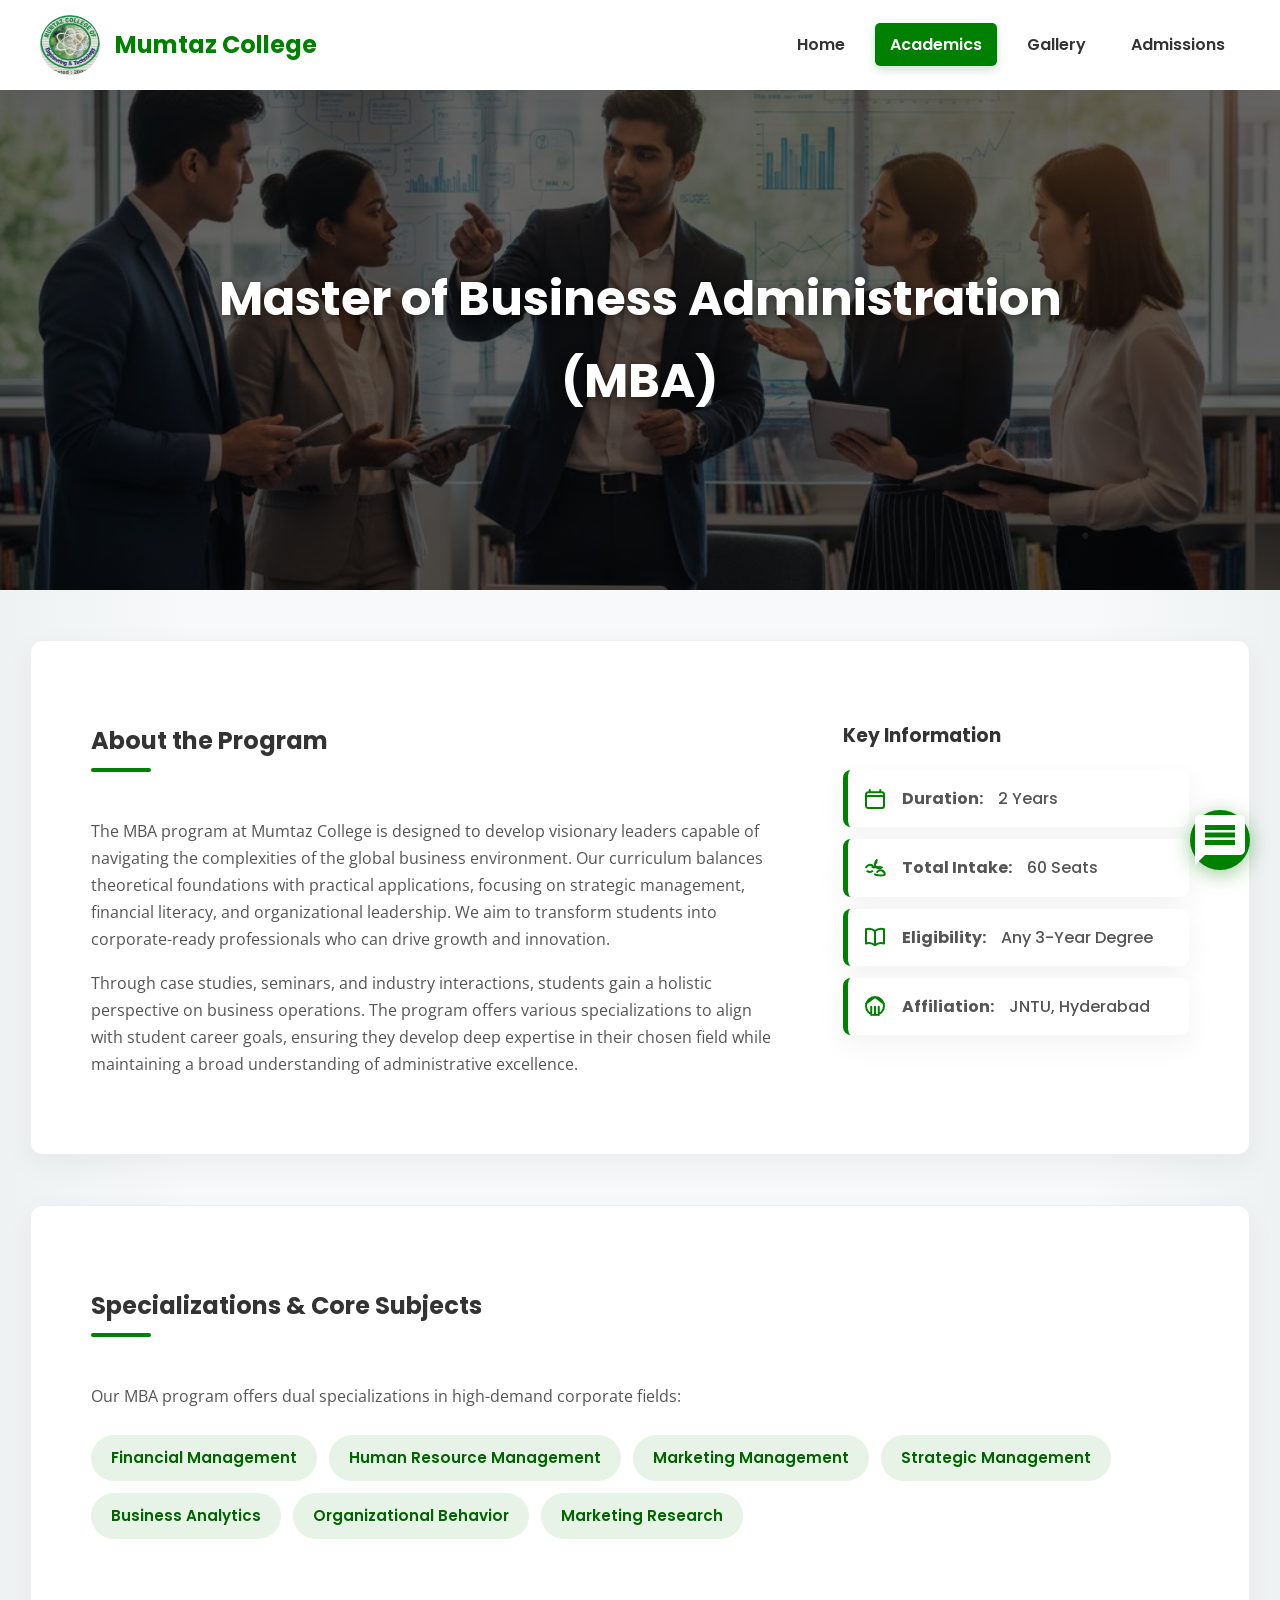
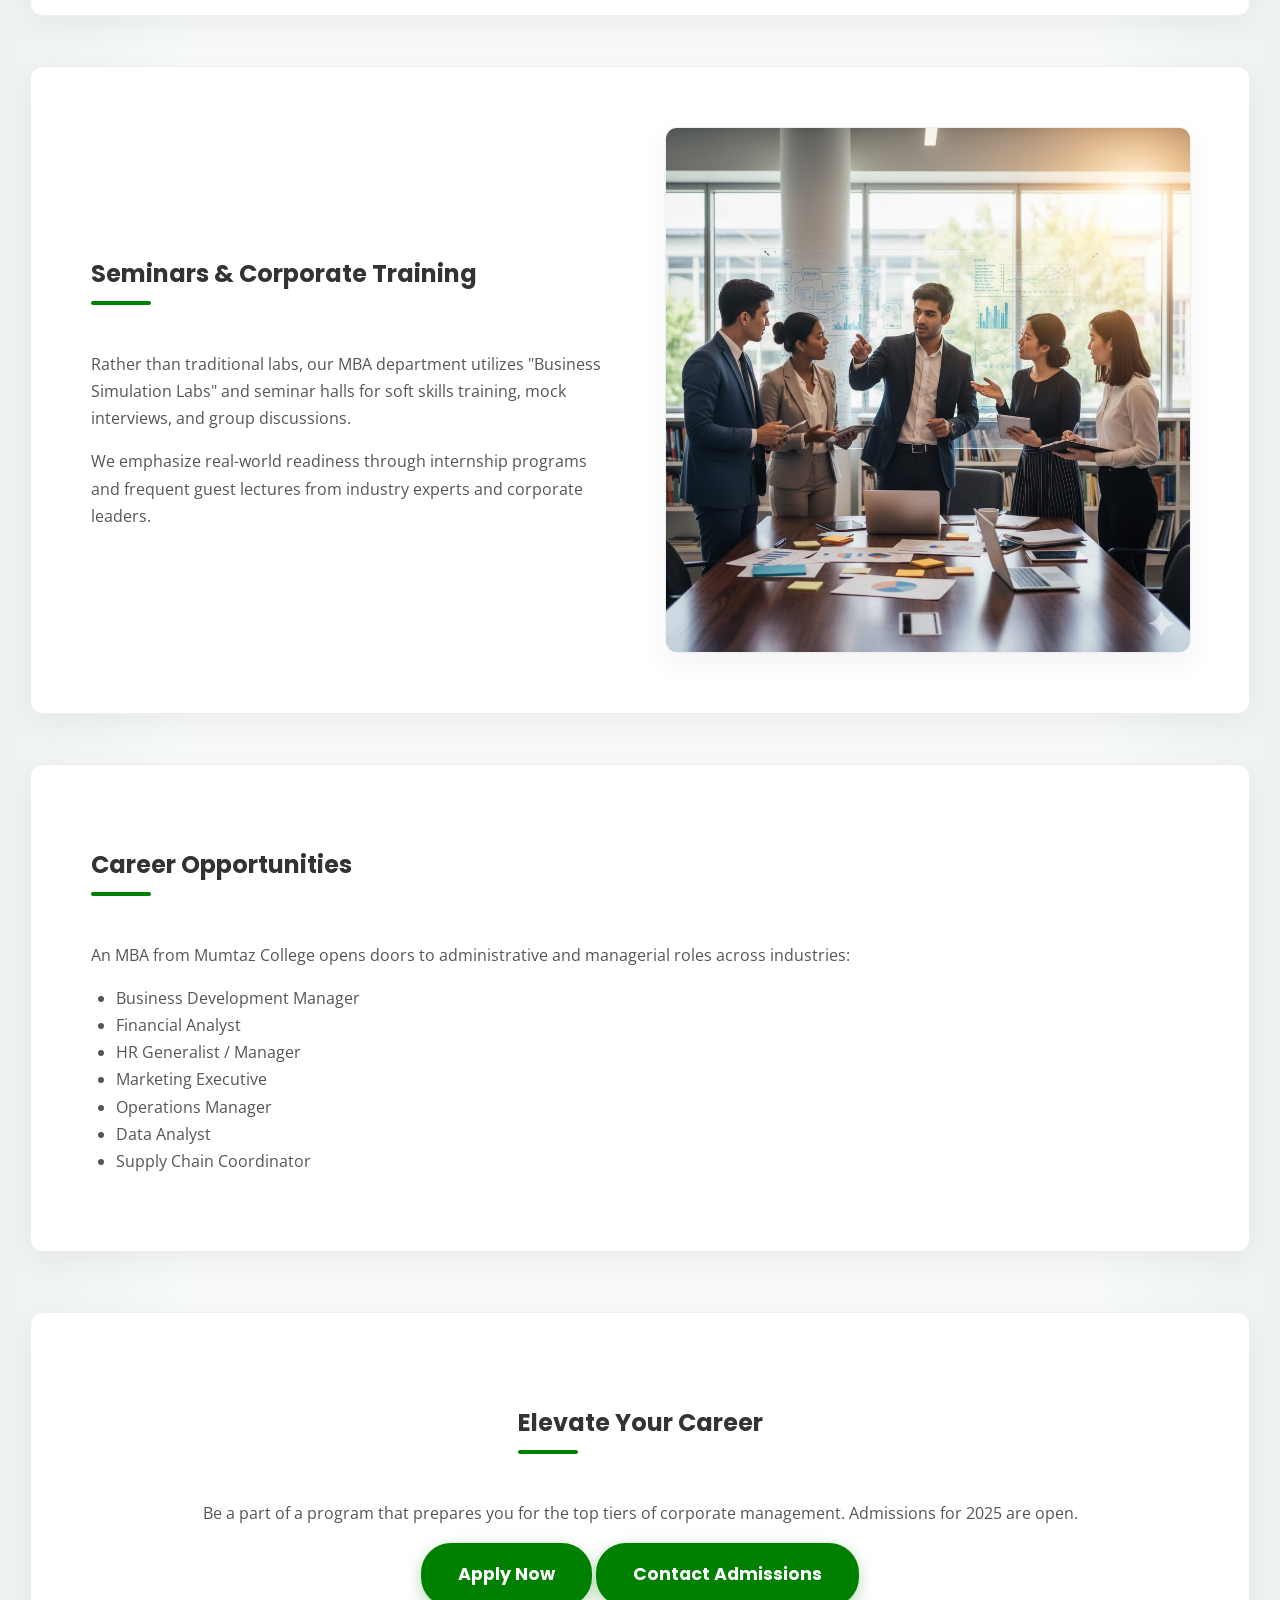
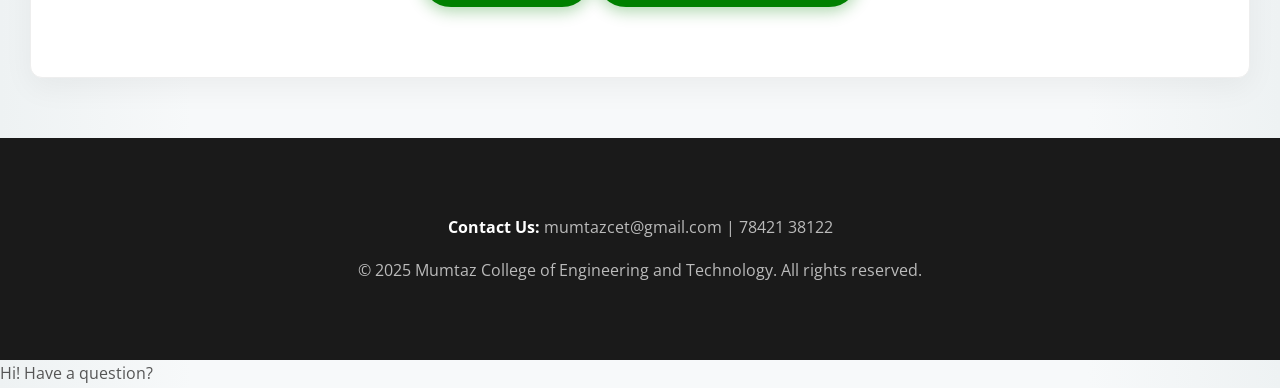
<file: mba.html>
<!DOCTYPE html>
<html lang="en">
<head>
    <meta charset="UTF-8" />
    <meta name="viewport" content="width=device-width, initial-scale=1.0" />
    <title>MBA | Mumtaz College of Engineering and Technology</title>
    <link rel="stylesheet" href="style.css" />
    
    <link rel="preconnect" href="https://fonts.googleapis.com">
    <link rel="preconnect" href="https://fonts.gstatic.com" crossorigin>
    <link href="https://fonts.googleapis.com/css2?family=Open+Sans:wght@400;600&family=Poppins:wght@600;700&display=swap" rel="stylesheet">
</head>
<body>

    <header>
        <a href="index.html" class="logo-container">
            <img src="college.webp" alt="Mumtaz College Logo" class="header-logo" />
            <h1>Mumtaz College</h1>
        </a>
        <nav>
            <ul>
                <li><a href="index.html">Home</a></li>
                <li><a href="courses.html" class="active">Academics</a></li> 
                <li><a href="gallery.html">Gallery</a></li>
                <li><a href="admissions.html">Admissions</a></li>
            </ul>
        </nav>
    </header>
    
    <div class="course-hero" style="background-image: linear-gradient(rgba(0, 0, 0, 0.6), rgba(0, 0, 0, 0.6)), url('hero-mba.jpg');">
        <div class="hero-content">
            <h1>Master of Business Administration (MBA)</h1>
        </div>
    </div>

    <main class="course-content-container">

        <section class="content-section course-about">
            <div class="course-about-text">
                <h2>About the Program</h2>
                <p>
                    The MBA program at Mumtaz College is designed to develop visionary leaders capable of navigating the complexities of the global business environment. Our curriculum balances theoretical foundations with practical applications, focusing on strategic management, financial literacy, and organizational leadership. We aim to transform students into corporate-ready professionals who can drive growth and innovation.
                </p>
                <p>
                    Through case studies, seminars, and industry interactions, students gain a holistic perspective on business operations. The program offers various specializations to align with student career goals, ensuring they develop deep expertise in their chosen field while maintaining a broad understanding of administrative excellence.
                </p>
            </div>
            <div class="course-about-info">
                <h3>Key Information</h3>
                <ul class="key-info-list">
                    <li>
                        <svg xmlns="http://www.w3.org/2000/svg" fill="none" viewBox="0 0 24 24" stroke-width="2" stroke="currentColor"><path stroke-linecap="round" stroke-linejoin="round" d="M6.75 3v2.25M17.25 3v2.25M3 18.75V7.5a2.25 2.25 0 012.25-2.25h13.5A2.25 2.25 0 0121 7.5v11.25m-18 0A2.25 2.25 0 005.25 21h13.5A2.25 2.25 0 0021 18.75m-18 0v-7.5A2.25 2.25 0 015.25 9h13.5A2.25 2.25 0 0121 11.25v7.5" /></svg>
                        <strong>Duration:</strong> 2 Years
                    </li>
                    <li>
                        <svg xmlns="http://www.w3.org/2000/svg" fill="none" viewBox="0 0 24 24" stroke-width="2" stroke="currentColor"><path stroke-linecap="round" stroke-linejoin="round" d="M15 19.128a9.38 9.38 0 002.625.372 9.337 9.337 0 004.121-.952 4.125 4.125 0 00-7.533-2.493M15 19.128v-.001M15 19.128c-1.11 0-2.164-.31-3.071-.85M12 8v3M3.13 11.25c.062-.12.122-.236.184-.349a4.896 4.896 0 016.34-1.28m-.31 1.28c.39.193.754.42 1.09.683a4.898 4.898 0 015.353 0c.337-.263.7-.49 1.09-.683m-5.353 0c.62.31 1.29.49 2.008.49a4.898 4.898 0 005.353 0m-5.353 0c-.718 0-1.388-.18-2.008-.49m-2.1 4.303a4.87 4.87 0 01-5.142 0M12 8c0-1.554.67-2.98 1.732-3.996A4.87 4.87 0 0112 8z" /></svg>
                        <strong>Total Intake:</strong> 60 Seats
                    </li>
                    <li>
                        <svg xmlns="http://www.w3.org/2000/svg" fill="none" viewBox="0 0 24 24" stroke-width="2" stroke="currentColor"><path stroke-linecap="round" stroke-linejoin="round" d="M12 6.042A8.967 8.967 0 006 3.75c-1.052 0-2.062.18-3 .512v14.25A8.987 8.987 0 016 18c2.305 0 4.408.867 6 2.292m0-14.25a8.966 8.966 0 016-2.292c1.052 0 2.062.18 3 .512v14.25A8.987 8.987 0 0018 18a8.967 8.967 0 00-6 2.292m0-14.25v14.25" /></svg>
                        <strong>Eligibility:</strong> Any 3-Year Degree
                    </li>
                    <li>
                        <svg xmlns="http://www.w3.org/2000/svg" fill="none" viewBox="0 0 24 24" stroke-width="2" stroke="currentColor"><path stroke-linecap="round" stroke-linejoin="round" d="M12 21v-8.25M15.75 21v-8.25M8.25 21v-8.25M3 9.75l9-6.75 9 6.75M21 12a9 9 0 11-18 0 9 9 0 0118 0z" /></svg>
                        <strong>Affiliation:</strong> JNTU, Hyderabad
                    </li>
                </ul>
            </div>
        </section>

        <section class="content-section">
            <h2>Specializations & Core Subjects</h2>
            <p>Our MBA program offers dual specializations in high-demand corporate fields:</p>
            <ul class="curriculum-list">
                <li>Financial Management</li>
                <li>Human Resource Management</li>
                <li>Marketing Management</li>
                <li>Strategic Management</li>
                <li>Business Analytics</li>
                <li>Organizational Behavior</li>
                <li>Marketing Research</li>
            </ul>
        </section>

        <section class="content-section labs-section">
            <div class="labs-text">
                <h2>Seminars & Corporate Training</h2>
                <p>
                    Rather than traditional labs, our MBA department utilizes "Business Simulation Labs" and seminar halls for soft skills training, mock interviews, and group discussions.
                </p>
                <p>
                    We emphasize real-world readiness through internship programs and frequent guest lectures from industry experts and corporate leaders.
                </p>
            </div>
            <div class="labs-gallery">
                <img src="hero-mba.jpg" alt="MBA Seminar Hall">
            </div>
        </section>

        <section class="content-section">
            <h2>Career Opportunities</h2>
            <p>An MBA from Mumtaz College opens doors to administrative and managerial roles across industries:</p>
            <ul class="career-list" style="list-style: disc; padding-left: 25px;">
                <li>Business Development Manager</li>
                <li>Financial Analyst</li>
                <li>HR Generalist / Manager</li>
                <li>Marketing Executive</li>
                <li>Operations Manager</li>
                <li>Data Analyst</li>
                <li>Supply Chain Coordinator</li>
            </ul>
        </section>

        <section class="cta-section">
            <h2>Elevate Your Career</h2>
            <p>Be a part of a program that prepares you for the top tiers of corporate management. Admissions for 2025 are open.</p>
            <a href="admissions.html" class="cta-button">Apply Now</a>
            <a href="admissions.html#contact" class="cta-button ghost">Contact Admissions</a>
        </section>

    </main>

    <footer>
        <p><strong>Contact Us:</strong> mumtazcet@gmail.com | 78421 38122</p>
        <p>&copy; 2025 Mumtaz College of Engineering and Technology. All rights reserved.</p>
    </footer>

    <div id="chat-bubble">
        <svg xmlns="http://www.w3.org/2000/svg" viewBox="0 0 24 24" fill="white"><path d="M20 2H4c-1.1 0-2 .9-2 2v18l4-4h14c1.1 0 2-.9 2-2V4c0-1.1-.9-2-2-2zm-2 12H6v-2h12v2zm0-3H6V9h12v2zm0-3H6V6h12v2z"/></svg>
    </div>
    <div id="chat-welcome-bubble">Hi! Have a question?</div>
    <div id="chat-window">
        <div class="chat-header">
            <div class="chat-avatar"></div>
            <div class="chat-header-text"><h3>MCET Buddy</h3><p>Online | Here to help!</p></div>
            <button id="close-chat" >&times;</button>
        </div>
        <div id="chat-body"></div>
        <div class="quick-options">
            <button data-question="admission">Admissions</button>
            <button data-question="courses">Courses</button>
            <button data-question="eligibility">Eligibility</button>
            <button data-question="fees">Fees</button>
            <button data-question="contact">Contact</button>
        </div>
        <div class="chat-footer">
            <input type="text" id="chat-input" placeholder="Ask a question..." />
            <button id="send-btn"><svg xmlns="http://www.w3.org/2000/svg" viewBox="0 0 24 24" fill="white" width="24px" height="24px"><path d="M2.01 21L23 12 2.01 3 2 10l15 2-15 2z"/></svg></button>
        </div>
    </div>
    
    <script src="script.js"></script>
</body>
</html>
</file>
<file: style.css>
/* ======== GLOBAL STYLES ======== */
:root {
    --primary-color: #008000;   
    --primary-dark: #006400;    
    --dark-text: #333333;       
    --body-text: #555555;       
    --light-gray: #f7f9fa;      
    --white: #ffffff;
    --border-color: #eeeeee;
    --shadow-soft: 0 10px 30px rgba(0,0,0,0.05);
    --shadow-hover: 0 15px 35px rgba(0,0,0,0.1);
}

body {
    font-family: 'Open Sans', Arial, sans-serif;
    margin: 0;
    padding: 0;
    background: linear-gradient(90deg, #eef2f3 0%, #f7f9fa 15%, #f7f9fa 85%, #eef2f3 100%);
    color: var(--body-text);
    line-height: 1.7;
    overflow-x: hidden;
}

h1, h2, h3, h4, h5, h6 {
    font-family: 'Poppins', sans-serif;
    font-weight: 700;
    color: var(--dark-text);
}

h2 {
    position: relative;
    display: inline-block;
    margin-bottom: 40px;
}

h2::after {
    content: '';
    position: absolute;
    left: 0;
    bottom: -10px;
    width: 60px;
    height: 4px;
    background-color: var(--primary-color);
    border-radius: 2px;
}

/* ======== STICKY HEADER & NAVIGATION ======== */
header {
    background-color: var(--white);
    padding: 15px 40px;
    box-shadow: 0 4px 20px rgba(0,0,0,0.05);
    display: flex;
    align-items: center;
    justify-content: space-between;
    position: sticky;
    top: 0;
    z-index: 1000;
    width: 100%;
    box-sizing: border-box;
    transition: all 0.3s ease;
}

.logo-container {
    display: flex;
    align-items: center;
    text-decoration: none;
}

.header-logo {
    width: 60px;
    height: 60px;
    margin-right: 15px;
    border-radius: 50%;
}

.logo-container h1 {
    font-size: 1.5em;
    color: var(--primary-color);
    margin: 0;
}

nav ul {
    margin: 0;
    padding: 0;
    list-style: none;
    display: flex;
    flex-wrap: wrap; /* Allows links to wrap on smaller screens */
    gap: 15px;
}

nav a {
    color: var(--dark-text);
    text-decoration: none;
    padding: 10px 15px;
    border-radius: 5px;
    font-weight: 600;
    font-family: 'Poppins', sans-serif;
    transition: all 0.3s ease;
}

nav a:hover {
    background-color: #e8f5e9;
    color: var(--primary-color);
    transform: translateY(-2px);
}

nav a.active {
    background-color: var(--primary-color);
    color: var(--white);
    box-shadow: 0 4px 10px rgba(0, 128, 0, 0.2);
}

/* ======== HERO SECTION (WITH SLIDESHOW) ======== */
.hero {
    position: relative;
    height: 600px;
    display: flex;
    align-items: center;
    justify-content: center;
    text-align: center;
    color: var(--white);
    overflow: hidden; 
    margin-bottom: 50px;
    background-color: #111; 
}

.banner-slide {
    position: absolute;
    top: 0;
    left: 0;
    width: 100%;
    height: 100%;
    object-fit: cover;
    opacity: 0;
    transition: opacity 1.5s ease-in-out;
    z-index: 0;
    filter: brightness(45%); 
}

.banner-slide.active { opacity: 1; z-index: 1; }
.banner-slide.previous { opacity: 1; z-index: 0; }

.hero-content {
    position: relative;
    z-index: 10; 
    max-width: 900px;
    padding: 0 20px;
}

.hero h2 {
    font-size: 3.5em;
    margin-top: 0;
    color: var(--white);
    text-shadow: 0 4px 15px rgba(0,0,0,0.4);
    opacity: 0;
    transform: translateY(30px);
    animation: fadeInUp 1s ease-out forwards 0.2s;
}

.hero h2::after { display: none; }

.hero p {
    font-size: 1.6em;
    margin-bottom: 40px;
    text-shadow: 0 2px 10px rgba(0,0,0,0.4);
    opacity: 0;
    transform: translateY(30px);
    animation: fadeInUp 1s ease-out forwards 0.5s;
}

.hero .cta-button {
    opacity: 0;
    transform: translateY(30px);
    animation: fadeInUp 1s ease-out forwards 0.8s;
}

@keyframes fadeInUp { to { opacity: 1; transform: translateY(0); } }

/* ======== COURSE HERO ======== */
.course-hero {
    position: relative;
    padding: 100px 40px;
    text-align: center;
    color: var(--white);
    margin-bottom: 50px;
    overflow: hidden;
    background-size: cover;
    background-position: center;
    background-repeat: no-repeat;
    min-height: 300px;
    display: flex;
    align-items: center;
    justify-content: center;
}

.course-hero h1 {
    font-size: 3em;
    color: var(--white);
    margin: 0;
    text-shadow: 0 2px 10px rgba(0,0,0,0.5);
    opacity: 0;
    animation: fadeInUp 1s ease-out forwards 0.2s;
}
.course-hero h1::after { display: none; }

/* ======== BUTTONS ======== */
.cta-button {
    background-color: var(--primary-color);
    color: var(--white);
    padding: 15px 35px;
    text-decoration: none;
    border-radius: 30px;
    font-weight: 700;
    font-family: 'Poppins', sans-serif;
    font-size: 1.1em;
    transition: all 0.3s cubic-bezier(0.25, 0.8, 0.25, 1);
    display: inline-block;
    border: 2px solid var(--primary-color);
    box-shadow: 0 5px 15px rgba(0, 128, 0, 0.3);
}

.cta-button:hover {
    background-color: var(--primary-dark);
    border-color: var(--primary-dark);
    transform: translateY(-3px);
    box-shadow: 0 8px 20px rgba(0, 128, 0, 0.4);
}

/* ======== MAIN CONTENT & SECTIONS ======== */
main {
    max-width: 1300px;
    margin: 0 auto;
    padding: 0 30px;
}

/* Highlights Bar Overlaying Hero */
.highlights-bar {
    background-color: var(--white);
    padding: 30px 40px;
    border-radius: 12px;
    box-shadow: var(--shadow-soft);
    border: 1px solid var(--border-color);
    margin-top: -60px; 
    position: relative;
    z-index: 20; 
    margin-bottom: 60px;
    transition: transform 0.3s ease;
}

.highlights-bar:hover { transform: translateY(-5px); }

.highlight-container {
    display: flex;
    flex-wrap: wrap;
    align-items: center;
    justify-content: space-around;
    gap: 20px;
}

.highlight-item {
    display: flex;
    align-items: center;
    gap: 12px;
    font-family: 'Poppins', sans-serif;
    font-weight: 600;
    font-size: 1.1em;
    color: var(--dark-text);
}

.highlight-item svg { width: 32px; height: 32px; color: var(--primary-color); }

.content-section {
    background-color: var(--white);
    padding: 60px;
    margin-bottom: 50px;
    border-radius: 12px;
    box-shadow: var(--shadow-soft);
    border: 1px solid var(--border-color);
}

/* About Section */
.about-section { display: grid; grid-template-columns: 1fr 1fr; gap: 60px; align-items: center; }
.about-text p { font-size: 1.1em; margin-bottom: 20px; }
.about-image img { width: 100%; height: auto; border-radius: 12px; box-shadow: var(--shadow-soft); transition: transform 0.3s ease; }

/* ======== LEADERSHIP SECTION ======== */
.leadership-grid {
    display: grid;
    grid-template-columns: repeat(auto-fit, minmax(280px, 1fr)); /* Updated for mobile safety */
    gap: 30px;
    margin-top: 30px;
}

.leader-card { background-color: var(--white); padding: 35px 20px; border-radius: 12px; border: 1px solid var(--border-color); box-shadow: var(--shadow-soft); text-align: center; transition: transform 0.3s ease; }
.leader-card:hover { transform: translateY(-8px); border-color: var(--primary-color); box-shadow: var(--shadow-hover); }

.leader-avatar { width: 90px; height: 90px; background-color: #e8f5e9; color: var(--primary-color); border-radius: 50%; margin: 0 auto 20px auto; display: flex; align-items: center; justify-content: center; }
.leader-avatar img { width: 100%; height: 100%; object-fit: cover; border-radius: 50%; }
.leader-avatar svg { width: 45px; height: 45px; }

.leader-role { color: var(--primary-color); font-weight: 700; font-size: 0.9em; text-transform: uppercase; display: block; margin-bottom: 15px; }

.leader-contact { display: flex; align-items: center; justify-content: center; gap: 8px; text-decoration: none; color: #555; background-color: #f9f9f9; padding: 8px 15px; border-radius: 20px; transition: all 0.2s; }
.leader-contact:hover { background-color: var(--primary-color); color: var(--white); }
.leader-contact svg { width: 18px; height: 18px; flex-shrink: 0; }

/* ======== MANAGEMENT SECTION STYLES ======== */
.management-grid { display: flex; flex-direction: column; gap: 30px; margin-top: 20px; }
.mgmt-card { display: flex; background-color: var(--white); border-radius: 12px; border: 1px solid var(--border-color); box-shadow: var(--shadow-soft); overflow: hidden; transition: transform 0.3s ease; }
.mgmt-card:hover { transform: translateX(10px); border-color: var(--primary-color); }
.mgmt-image { width: 300px; flex-shrink: 0; background-color: #f0f0f0; } /* Fallback background */
.mgmt-image img { width: 100%; height: 100%; object-fit: cover; }
.mgmt-info { padding: 30px; display: flex; flex-direction: column; justify-content: center; }
.mgmt-info h3 { margin: 0; color: #800000; font-size: 1.5em; }
.mgmt-info p { margin-top: 15px; font-size: 0.95em; color: #444; line-height: 1.6; }

/* ======== LOCATION / MAP SECTION STYLES ======== */
.location-section { padding-bottom: 40px; }
.map-container { position: relative; max-width: 1000px; margin: 0 auto; border-radius: 12px; overflow: hidden; border: 2px solid var(--border-color); box-shadow: var(--shadow-soft); cursor: pointer; transition: transform 0.3s ease, box-shadow 0.3s ease; }
.map-container:hover { transform: translateY(-5px); box-shadow: var(--shadow-hover); border-color: var(--primary-color); }
.map-image { width: 100%; height: 350px; object-fit: cover; display: block; }
.map-overlay { position: absolute; top: 0; left: 0; width: 100%; height: 100%; background-color: rgba(0, 128, 0, 0.7); display: flex; flex-direction: column; align-items: center; justify-content: center; opacity: 0; transition: opacity 0.3s ease; }
.map-container:hover .map-overlay { opacity: 1; }
.map-overlay svg { width: 50px; height: 50px; color: white; margin-bottom: 10px; }
.map-overlay span { color: var(--white); font-family: 'Poppins', sans-serif; font-size: 1.3em; font-weight: 600; border: 2px solid white; padding: 10px 25px; border-radius: 30px; letter-spacing: 1px; }

/* ======== RESTORED ACADEMICS & GALLERY STYLES ======== */
.card-container { display: grid; grid-template-columns: repeat(auto-fit, minmax(280px, 1fr)); gap: 35px; margin-top: 40px; }
.card { background-color: var(--white); border-radius: 12px; padding: 40px; border: 1px solid var(--border-color); border-top: 4px solid var(--primary-color); transition: all 0.3s cubic-bezier(0.25, 0.8, 0.25, 1); display: flex; flex-direction: column; box-shadow: var(--shadow-soft); height: 100%; }
.card:hover { transform: translateY(-10px); box-shadow: var(--shadow-hover); }
.card h3 { margin-top: 0; color: var(--dark-text); font-size: 1.4em; margin-bottom: 15px; font-weight: 700; }
.card p { flex-grow: 1; color: #666; margin-bottom: 25px; line-height: 1.6; }
.card-icon { width: 60px; height: 60px; margin-bottom: 25px; color: var(--primary-color); background-color: #f0fdf4; padding: 12px; border-radius: 50%; display: flex; align-items: center; justify-content: center; }
.card-icon svg { width: 32px; height: 32px; }
.card-link { text-decoration: none; color: var(--primary-color); font-weight: 600; font-family: 'Poppins', sans-serif; border: 2px solid var(--primary-color); padding: 10px 25px; border-radius: 30px; display: inline-block; transition: all 0.3s ease; align-self: flex-start; font-size: 0.95em; }
.card-link:hover { background-color: var(--primary-color); color: var(--white); transform: translateY(-3px); box-shadow: 0 5px 15px rgba(0, 128, 0, 0.2); }

/* ======== GALLERY PAGE STYLES ======== */
#gallery-page h3 { font-size: 1.8em; color: var(--dark-text); margin-top: 40px; margin-bottom: 25px; }
#gallery-page h2 { text-align: center; display: block; margin-bottom: 10px; }
#gallery-page > p { text-align: center; max-width: 600px; margin: 0 auto 50px auto; color: #666; font-size: 1.1em; }
.gallery-category { margin-bottom: 60px; }
.gallery-grid { display: grid; grid-template-columns: repeat(auto-fit, minmax(280px, 1fr)); gap: 30px; }
.gallery-grid img { width: 100%; height: 260px; object-fit: cover; border-radius: 16px; box-shadow: 0 4px 15px rgba(0,0,0,0.1); cursor: pointer; transition: all 0.4s cubic-bezier(0.175, 0.885, 0.32, 1.275); border: 1px solid var(--border-color); }
.gallery-grid img:hover { transform: scale(1.05) translateY(-5px); box-shadow: 0 20px 40px rgba(0,0,0,0.2); z-index: 2; }

/* ======== LIGHTBOX/MODAL STYLES ======== */
#lightbox-modal { display: none; position: fixed; z-index: 2000; left: 0; top: 0; width: 100%; height: 100%; background-color: rgba(0, 0, 0, 0.9); align-items: center; justify-content: center; backdrop-filter: blur(5px); }
#lightbox-image { max-width: 90%; max-height: 90vh; border-radius: 8px; box-shadow: 0 0 50px rgba(0,0,0,0.5); animation: zoomIn 0.3s ease; }
#lightbox-close { position: absolute; top: 30px; right: 40px; color: #fff; font-size: 50px; font-weight: bold; transition: 0.3s; cursor: pointer; line-height: 1; }
#lightbox-close:hover { color: var(--primary-color); transform: rotate(90deg); }
@keyframes zoomIn { from { transform: scale(0.9); opacity: 0; } to { transform: scale(1); opacity: 1; } }

/* ======== COURSE TEMPLATE STYLES ======== */
.course-content-container { max-width: 1300px; margin: 50px auto; padding: 0 30px; }
.course-about { display: grid; grid-template-columns: 2fr 1fr; gap: 60px; align-items: flex-start; }
.key-info-list { list-style: none; padding: 0; margin: 0; }
.key-info-list li { display: flex; align-items: center; gap: 15px; font-family: 'Poppins', sans-serif; font-weight: 500; background-color: var(--white); padding: 15px; border-radius: 8px; margin-bottom: 12px; border-left: 5px solid var(--primary-color); box-shadow: var(--shadow-soft); transition: transform 0.2s; }
.key-info-list li:hover { transform: translateX(5px); }
.key-info-list li svg { width: 24px; height: 24px; color: var(--primary-color); flex-shrink: 0; }
.curriculum-list { list-style: none; padding: 0; margin-top: 25px; display: flex; flex-wrap: wrap; gap: 12px; }
.curriculum-list li { background-color: #e6f3e6; color: #006400; padding: 10px 20px; border-radius: 25px; font-family: 'Poppins', sans-serif; font-weight: 600; font-size: 0.95em; transition: background-color 0.3s; }
.curriculum-list li:hover { background-color: #c8e6c9; }
.labs-section { display: grid; grid-template-columns: 1fr 1fr; gap: 50px; align-items: center; margin-top: 50px; }
.labs-gallery { display: grid; grid-template-columns: 1fr; gap: 15px; }
.labs-gallery img, .course-about img { width: 100%; max-width: 100%; height: auto; border-radius: 12px; border: 1px solid var(--border-color); box-shadow: var(--shadow-soft); }
.cta-section { background-color: var(--white); text-align: center; padding: 70px; border-radius: 12px; margin-top: 60px; box-shadow: var(--shadow-soft); border: 1px solid var(--border-color); }

/* ======== ADMISSIONS PAGE STYLES RESTORED ======== */
.process-steps { list-style: none; padding: 0; margin-top: 40px; display: grid; gap: 25px; }
.step { background-color: var(--white); padding: 30px; border-radius: 12px; box-shadow: var(--shadow-soft); border: 1px solid var(--border-color); display: flex; align-items: center; gap: 30px; transition: all 0.3s ease; position: relative; }
.step:hover { transform: translateY(-8px); box-shadow: var(--shadow-hover); border-color: var(--primary-color); }
.step-number { font-family: 'Poppins', sans-serif; font-weight: 700; font-size: 1.8em; background-color: var(--primary-color); color: var(--white); border-radius: 50%; width: 60px; height: 60px; display: flex; align-items: center; justify-content: center; flex-shrink: 0; box-shadow: 0 5px 15px rgba(0, 128, 0, 0.4); }
.step-text h3 { margin: 0 0 5px 0; color: var(--primary-dark); font-size: 1.4em; }
.step-text p { margin: 0; font-size: 1.05em; color: #555; }

.eligibility-grid { display: grid; grid-template-columns: 1fr 1fr; gap: 35px; }
.eligibility-box { background: var(--white); padding: 35px; border-radius: 12px; border: 1px solid var(--border-color); box-shadow: var(--shadow-soft); transition: transform 0.3s; height: 100%; }
.eligibility-box:hover { transform: translateY(-5px); border-color: var(--primary-color); }
.eligibility-box h3 { margin-top: 0; border-bottom: 2px solid #eee; padding-bottom: 20px; margin-bottom: 20px; color: var(--dark-text); font-size: 1.5em; }
.eligibility-box h3::after { display: none; }
.eligibility-box ul { padding-left: 20px; margin: 0; }
.eligibility-box li { margin-bottom: 12px; font-size: 1.05em; }

.dates-table { width: 100%; border-collapse: separate; border-spacing: 0; margin-top: 30px; background-color: var(--white); box-shadow: var(--shadow-soft); border-radius: 12px; overflow: hidden; border: 1px solid var(--border-color); }
.dates-table th { background-color: var(--primary-color); color: var(--white); padding: 20px; text-align: left; }
.dates-table td { padding: 18px 20px; border-bottom: 1px solid #eee; }

/* ======== CHAT WIDGET STYLES ======== */
#chat-bubble { position: fixed; bottom: 30px; right: 30px; background-color: var(--primary-color); color: var(--white); width: 60px; height: 60px; border-radius: 50%; display: flex; align-items: center; justify-content: center; cursor: pointer; box-shadow: 0 4px 20px rgba(0, 128, 0, 0.4); z-index: 100; transition: transform 0.3s; }
#chat-bubble:hover { transform: scale(1.1); }
#chat-window { position: fixed; bottom: 100px; right: 30px; width: 380px; max-width: 90%; background-color: var(--white); border-radius: 16px; box-shadow: 0 15px 40px rgba(0,0,0,0.2); overflow: hidden; display: flex; flex-direction: column; z-index: 99; opacity: 0; transform: translateY(20px); visibility: hidden; transition: all 0.4s; }
#chat-window.visible { opacity: 1; transform: translateY(0); visibility: visible; }
.chat-header { background-color: var(--primary-color); color: var(--white); padding: 18px 20px; display: flex; align-items: center; gap: 15px; }
.chat-avatar { width: 42px; height: 42px; border-radius: 50%; background-color: var(--white); background-image: url('MCET buddy.png'); background-size: cover; border: 2px solid white; }
#chat-body { height: 380px; padding: 20px; overflow-y: auto; display: flex; flex-direction: column; gap: 15px; background-color: #f9f9f9; }
.chat-header-text h3 { margin: 0; color: var(--white); font-family: 'Poppins', sans-serif; font-size: 1.1em; margin-bottom: 2px; }
.chat-header-text p { margin: 2px 0 0; font-size: 0.8em; color: rgba(255,255,255,0.9); }
.message-row { display: flex; align-items: flex-end; gap: 10px; animation: fadeIn 0.3s ease; margin-bottom: 5px; }
.message-row.user { justify-content: flex-end; }
.message-row.bot .chat-avatar { width: 32px; height: 32px; flex-shrink: 0; border: 1px solid #eee; }
.chat-message { padding: 12px 16px; border-radius: 18px; max-width: 80%; line-height: 1.5; font-family: 'Open Sans', sans-serif; font-size: 14px; box-shadow: 0 1px 2px rgba(0,0,0,0.05); }
.chat-message p { margin: 0; }
.chat-message.bot { background-color: var(--white); border-bottom-left-radius: 2px; }
.chat-message.user { background-color: var(--primary-color); color: var(--white); border-bottom-right-radius: 2px; align-self: flex-end; }
.chat-footer { display: flex; padding: 15px; border-top: 1px solid #eee; }
#chat-input { flex-grow: 1; border: 1px solid #ddd; border-radius: 25px; padding: 12px 18px; font-size: 14px; background-color: #f5f5f5; outline: none; transition: all 0.2s; }
#chat-input:focus { background-color: var(--white); border-color: var(--primary-color); box-shadow: 0 0 0 3px rgba(0, 128, 0, 0.1); }
#send-btn { background-color: var(--primary-color); border: none; border-radius: 50%; width: 40px; height: 40px; margin-left: 10px; cursor: pointer; color: white; display: flex; align-items: center; justify-content: center; }
#send-btn svg { width: 20px; height: 20px; fill: white; }
#close-chat { background: none; border: none; color: var(--white); font-size: 24px; cursor: pointer; opacity: 0.8; margin-left: auto; transition: opacity 0.2s; line-height: 1; }
#close-chat:hover { opacity: 1; }
.quick-options { display: flex; flex-wrap: wrap; gap: 8px; padding: 12px 20px; background-color: #f9f9f9; border-top: 1px solid #eee; }
.quick-options button { background-color: var(--white); border: 1px solid var(--primary-color); color: var(--primary-color); padding: 6px 14px; border-radius: 20px; font-size: 12px; font-weight: 600; cursor: pointer; transition: all 0.2s; }
.quick-options button:hover { background-color: var(--primary-color); color: var(--white); transform: translateY(-2px); box-shadow: 0 2px 5px rgba(0,128,0,0.2); }

/* ======== FOOTER ======== */
footer { text-align: center; padding: 60px 20px; background-color: #1a1a1a; color: #bbb; margin-top: 60px; }
footer strong { color: var(--white); }

/* =========================================================
   MOBILE RESPONSIVENESS (FULLY UPDATED)
   ========================================================= */
@media (max-width: 768px) {
    /* 1. Global Padding Fixes */
    main { padding: 0 15px; }
    .content-section { padding: 40px 20px; }
    
    /* 2. Header & Nav Fixes */
    header { padding: 15px; flex-direction: column; text-align: center; gap: 10px; }
    .logo-container h1 { font-size: 1.3em; }
    .header-logo { width: 45px; height: 45px; margin-right: 10px; }
    nav ul { justify-content: center; gap: 8px; }
    nav a { font-size: 0.85em; padding: 8px 10px; }

    /* 3. Hero Section Fixes (Prevents giant text) */
    .hero { min-height: 450px; height: auto; padding: 60px 0; }
    .hero h2 { font-size: 2em; line-height: 1.3; }
    .hero p { font-size: 1.1em; }
    
    /* 4. Fix Overlapping Grids */
    .about-section, .course-about, .labs-section, .eligibility-grid, 
    .card-container, .leadership-grid, .gallery-grid { 
        grid-template-columns: 1fr; 
        gap: 20px;
    }

    /* 5. Highlights Bar */
    .highlights-bar { margin-top: 0; padding: 20px; }
    .highlight-container { flex-direction: column; align-items: flex-start; gap: 15px; }

    /* 6. Management & Admissions Fixes */
    .step { flex-direction: column; align-items: flex-start; text-align: left; }
    .mgmt-card { flex-direction: column; }
    .mgmt-image { width: 100%; height: auto; max-height: 250px; }
    
    /* 7. Chatbot Sizing */
    #chat-window { width: 90%; bottom: 80px; right: 5%; }
}
</file>
